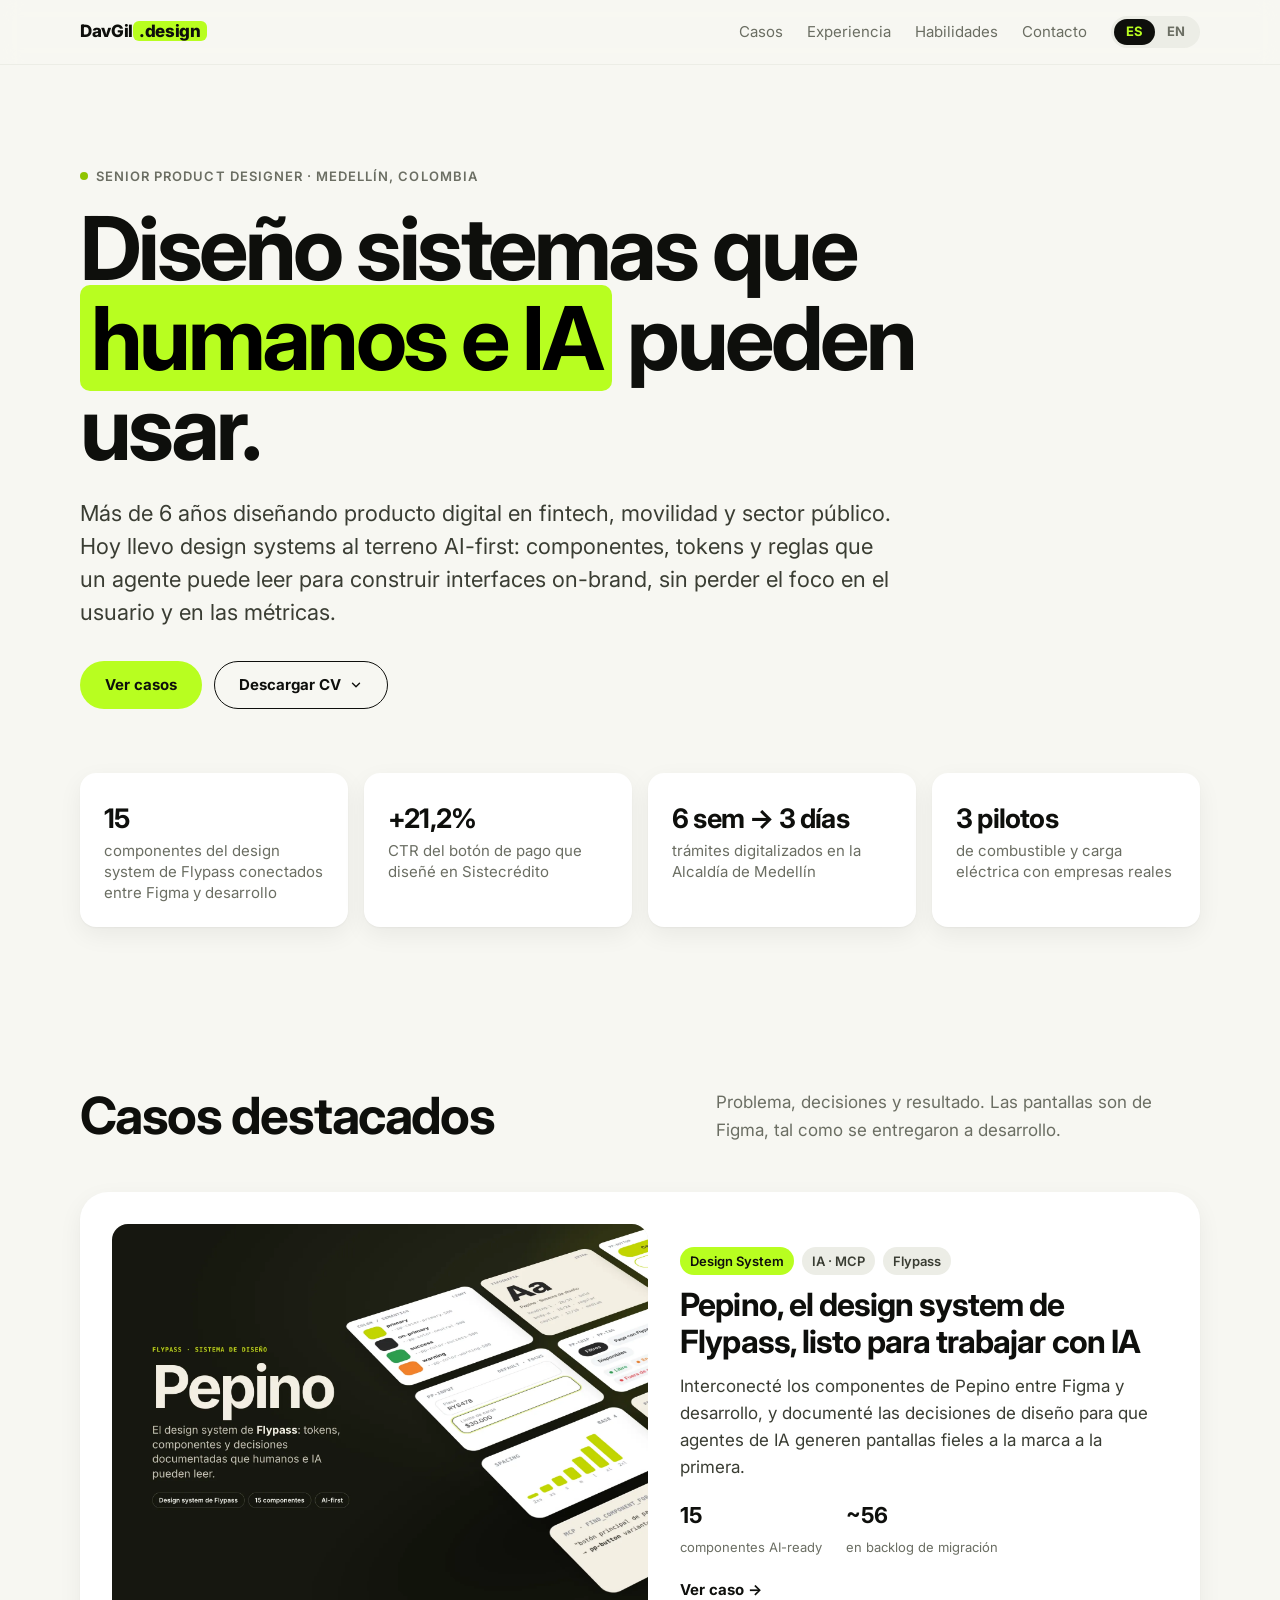
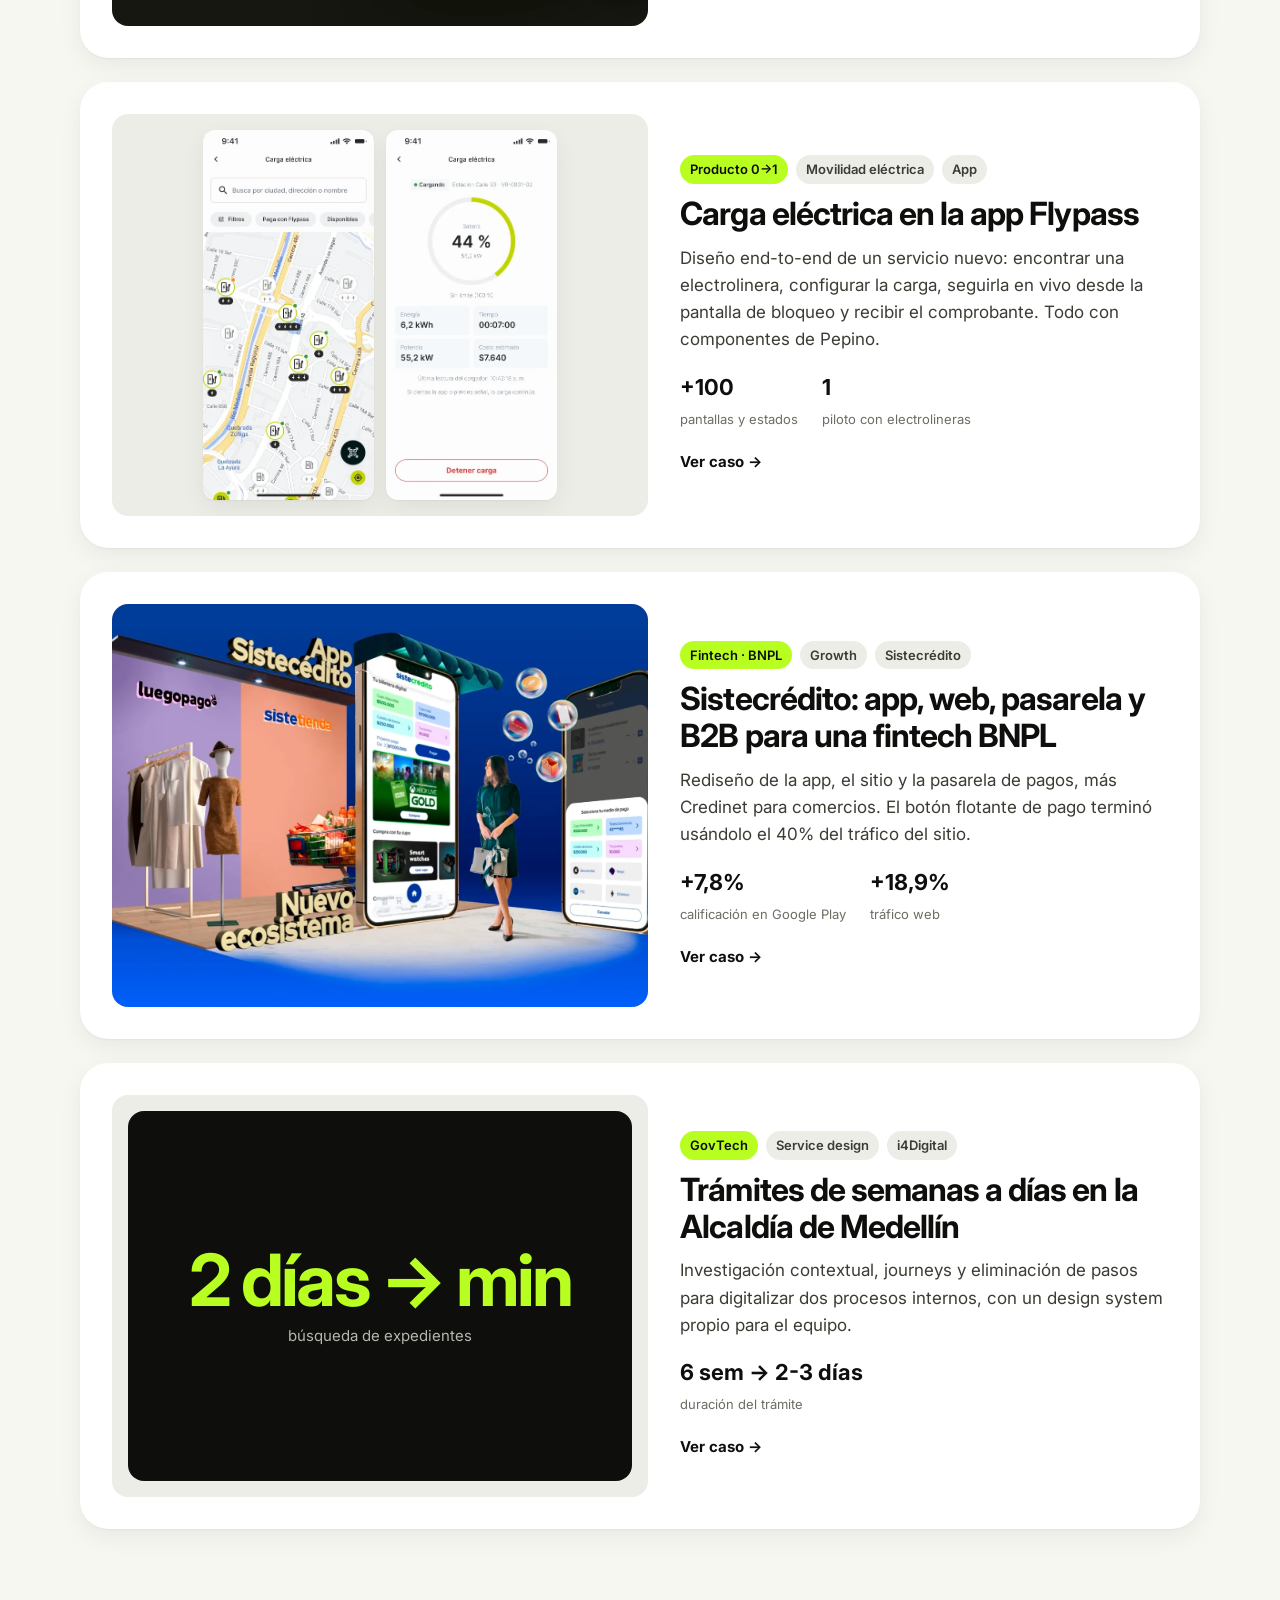
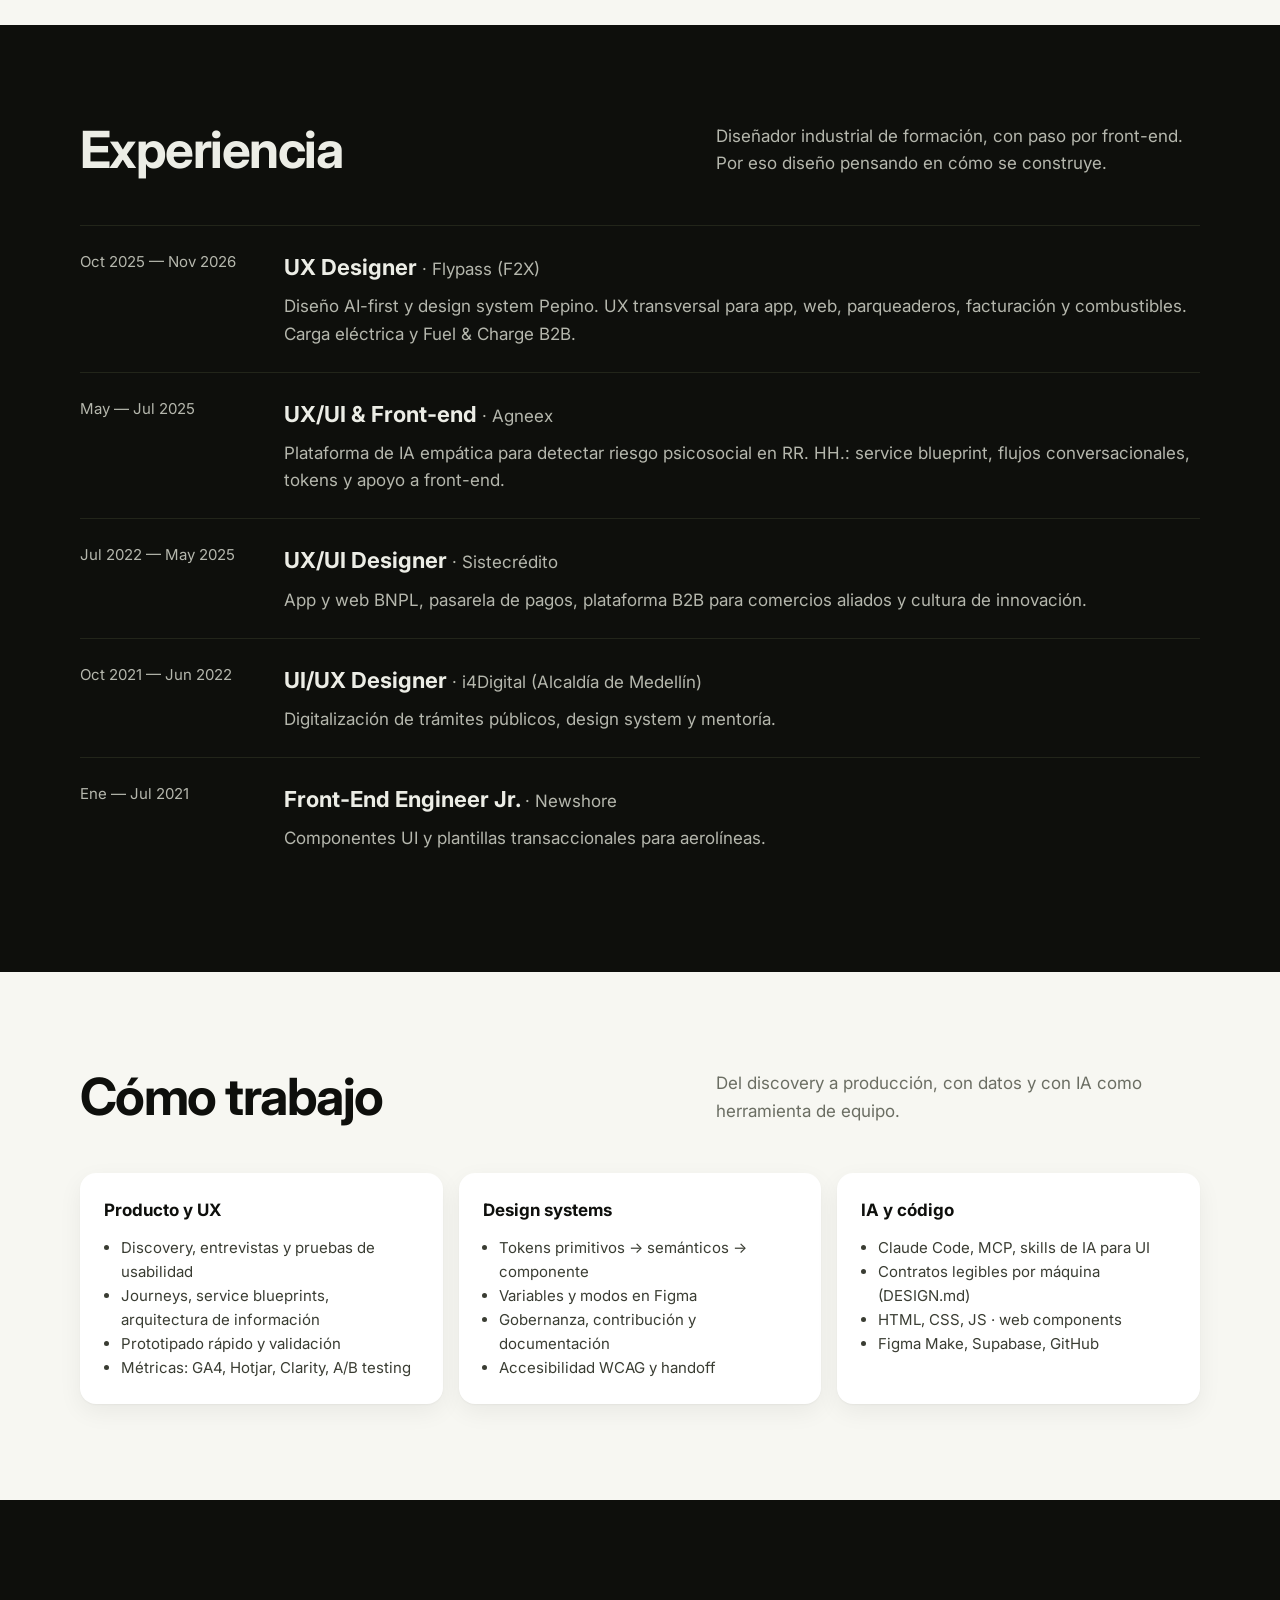
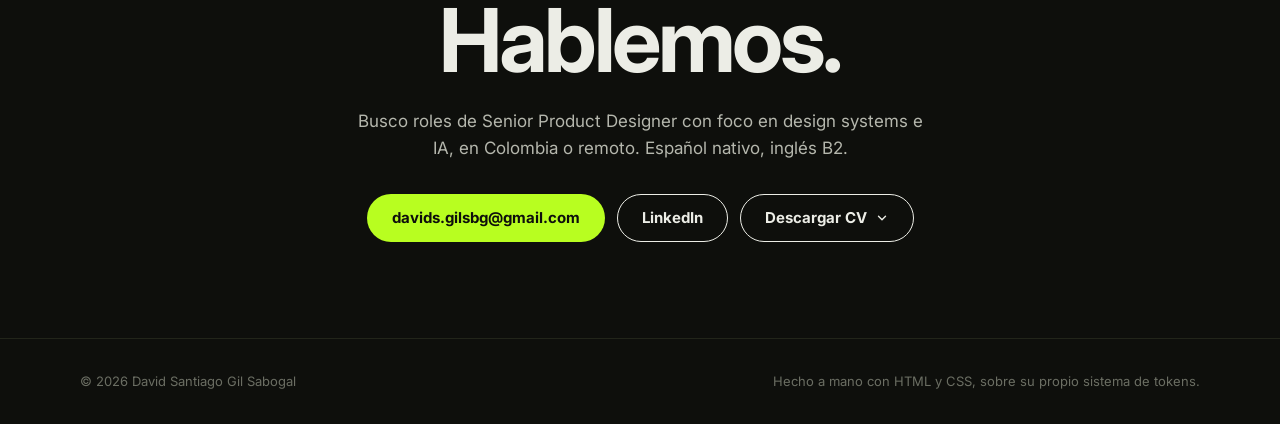
<file: index.html>
<!DOCTYPE html>
<html lang="es">
<head>
  <meta charset="utf-8">
  <meta name="viewport" content="width=device-width, initial-scale=1">
  <title>David Santiago Gil · Senior Product Designer · Design Systems & IA</title>
  <meta name="description" content="Senior Product Designer en Medellín. Design systems AI-first, producto fintech y movilidad. Pepino DS, carga eléctrica Flypass, pagos BNPL Sistecrédito.">
  <meta property="og:title" content="David Santiago Gil · Senior Product Designer">
  <meta property="og:description" content="Design systems AI-first · Fintech · Movilidad">
  <meta property="og:image" content="https://davgil-design.github.io/assets/img/og-portafolio.jpg">
  <link rel="preconnect" href="https://fonts.googleapis.com">
  <link rel="preconnect" href="https://fonts.gstatic.com" crossorigin>
  <link href="https://fonts.googleapis.com/css2?family=Inter:wght@400;600;700;800&family=JetBrains+Mono:wght@400;600&display=swap" rel="stylesheet">
  <link rel="stylesheet" href="assets/css/main.css">
</head>
<body>
<a class="skip-link" href="#main">Saltar al contenido</a>

<header class="nav">
  <div class="container nav__inner">
    <a class="nav__brand" href="./">DavGil<span>.design</span></a>
    <div class="nav__right"><ul class="nav__links">
      <li><a href="#casos">Casos</a></li>
      <li><a href="#experiencia">Experiencia</a></li>
      <li><a href="#habilidades">Habilidades</a></li>
      <li><a href="#contacto">Contacto</a></li>
    </ul><div class="lang-switch" role="group" aria-label="Idioma"><span aria-current="true">ES</span><a href="en/" hreflang="en" lang="en">EN</a></div></div>
    
  </div>
</header>

<main id="main">
  <section class="hero container">
    <span class="eyebrow">Senior Product Designer · Medellín, Colombia</span>
    <h1>Diseño sistemas que <mark>humanos e IA</mark> pueden usar.</h1>
    <p>Más de 6 años diseñando producto digital en fintech, movilidad y sector público. Hoy llevo design systems al terreno AI-first: componentes, tokens y reglas que un agente puede leer para construir interfaces on-brand, sin perder el foco en el usuario y en las métricas.</p>
    <div class="hero__cta">
      <a class="btn btn--primary" href="#casos">Ver casos</a>
      <details class="dropdown"><summary class="btn btn--ghost">Descargar CV <svg class="chev" width="14" height="14" viewBox="0 0 24 24" fill="none" stroke="currentColor" stroke-width="2.4" stroke-linecap="round" stroke-linejoin="round" aria-hidden="true"><path d="M6 9l6 6 6-6"/></svg></summary><div class="dropdown__menu"><a href="cv/David-Gil-CV-ES.pdf" download hreflang="es"><svg class="flag" viewBox="0 0 3 2" aria-hidden="true"><rect width="3" height="2" fill="#AA151B"/><rect y=".5" width="3" height="1" fill="#F1BF00"/></svg><span>Español</span><svg class="dl" width="16" height="16" viewBox="0 0 24 24" fill="none" stroke="currentColor" stroke-width="2" stroke-linecap="round" stroke-linejoin="round" aria-hidden="true"><path d="M12 4v12m0 0l-5-5m5 5l5-5M5 20h14"/></svg></a><a href="cv/David-Gil-CV-EN.pdf" download hreflang="en"><svg class="flag" viewBox="0 0 60 30" aria-hidden="true"><clipPath id="uk0"><path d="M30,15h30v15zv15h-30zh-30v-15zv-15h30z"/></clipPath><path d="M0,0v30h60v-30z" fill="#012169"/><path d="M0,0L60,30M60,0L0,30" stroke="#fff" stroke-width="6"/><path d="M0,0L60,30M60,0L0,30" clip-path="url(#uk0)" stroke="#C8102E" stroke-width="4"/><path d="M30,0v30M0,15h60" stroke="#fff" stroke-width="10"/><path d="M30,0v30M0,15h60" stroke="#C8102E" stroke-width="6"/></svg><span>English</span><svg class="dl" width="16" height="16" viewBox="0 0 24 24" fill="none" stroke="currentColor" stroke-width="2" stroke-linecap="round" stroke-linejoin="round" aria-hidden="true"><path d="M12 4v12m0 0l-5-5m5 5l5-5M5 20h14"/></svg></a></div></details>
    </div>

    <div class="stats" role="list">
      <div class="stat" role="listitem"><b>15</b><span>componentes del design system de Flypass conectados entre Figma y desarrollo</span></div>
      <div class="stat" role="listitem"><b>+21,2%</b><span>CTR del botón de pago que diseñé en Sistecrédito</span></div>
      <div class="stat" role="listitem"><b>6 sem → 3 días</b><span>trámites digitalizados en la Alcaldía de Medellín</span></div>
      <div class="stat" role="listitem"><b>3 pilotos</b><span>de combustible y carga eléctrica con empresas reales</span></div>
    </div>
  </section>

  <section class="section" id="casos" aria-labelledby="casos-title">
    <div class="container">
      <div class="section__head">
        <h2 id="casos-title">Casos destacados</h2>
        <p>Problema, decisiones y resultado. Las pantallas son de Figma, tal como se entregaron a desarrollo.</p>
      </div>

      <div class="cases">
        <a class="case" href="casos/pepino-ai-first.html">
          <div class="case__media case__media--wide"><img src="assets/img/pepino/hero-ds.webp" alt="Composición en perspectiva del sistema de diseño Pepino: tokens de color, tipografía, espaciado y componentes como botón, input, chips y tarjetas" loading="lazy" width="2400" height="1350"></div>
          <div>
            <div class="case__tags"><span class="tag tag--accent">Design System</span><span class="tag">IA · MCP</span><span class="tag">Flypass</span></div>
            <h3>Pepino, el design system de Flypass, listo para trabajar con IA</h3>
            <p>Interconecté los componentes de Pepino entre Figma y desarrollo, y documenté las decisiones de diseño para que agentes de IA generen pantallas fieles a la marca a la primera.</p>
            <div class="case__metrics"><div><b>15</b><span>componentes AI-ready</span></div><div><b>~56</b><span>en backlog de migración</span></div></div>
            <span class="case__link">Ver caso</span>
          </div>
        </a>

        <a class="case" href="casos/carga-electrica.html">
          <div class="case__media">
            <img src="assets/img/ev/mapa.webp" alt="Mapa de estaciones de carga eléctrica en la app Flypass" loading="lazy" width="375" height="812">
            <img src="assets/img/ev/carga-en-vivo.webp" alt="Pantalla de carga en vivo con anillo de progreso al 44 %" loading="lazy" width="375" height="812">
          </div>
          <div>
            <div class="case__tags"><span class="tag tag--accent">Producto 0→1</span><span class="tag">Movilidad eléctrica</span><span class="tag">App</span></div>
            <h3>Carga eléctrica en la app Flypass</h3>
            <p>Diseño end-to-end de un servicio nuevo: encontrar una electrolinera, configurar la carga, seguirla en vivo desde la pantalla de bloqueo y recibir el comprobante. Todo con componentes de Pepino.</p>
            <div class="case__metrics"><div><b>+100</b><span>pantallas y estados</span></div><div><b>1</b><span>piloto con electrolineras</span></div></div>
            <span class="case__link">Ver caso</span>
          </div>
        </a>

        <a class="case" href="casos/sistecredito-pagos.html">
          <div class="case__media case__media--wide"><img style="object-position: 60% center" src="assets/img/siste/app-hero.webp" alt="App Sistecrédito en varios dispositivos sobre un escenario de marca" loading="lazy" width="1800" height="1013"></div>
          <div>
            <div class="case__tags"><span class="tag tag--accent">Fintech · BNPL</span><span class="tag">Growth</span><span class="tag">Sistecrédito</span></div>
            <h3>Sistecrédito: app, web, pasarela y B2B para una fintech BNPL</h3>
            <p>Rediseño de la app, el sitio y la pasarela de pagos, más Credinet para comercios. El botón flotante de pago terminó usándolo el 40% del tráfico del sitio.</p>
            <div class="case__metrics"><div><b>+7,8%</b><span>calificación en Google Play</span></div><div><b>+18,9%</b><span>tráfico web</span></div></div>
            <span class="case__link">Ver caso</span>
          </div>
        </a>

        <a class="case" href="casos/alcaldia-medellin.html">
          <div class="case__media"><div class="typo-media"><b>2 días → min</b><span>búsqueda de expedientes</span></div></div>
          <div>
            <div class="case__tags"><span class="tag tag--accent">GovTech</span><span class="tag">Service design</span><span class="tag">i4Digital</span></div>
            <h3>Trámites de semanas a días en la Alcaldía de Medellín</h3>
            <p>Investigación contextual, journeys y eliminación de pasos para digitalizar dos procesos internos, con un design system propio para el equipo.</p>
            <div class="case__metrics"><div><b>6 sem → 2-3 días</b><span>duración del trámite</span></div></div>
            <span class="case__link">Ver caso</span>
          </div>
        </a>
      </div>
    </div>
  </section>

  <section class="section section--inverse" id="experiencia" aria-labelledby="exp-title">
    <div class="container">
      <div class="section__head">
        <h2 id="exp-title">Experiencia</h2>
        <p>Diseñador industrial de formación, con paso por front-end. Por eso diseño pensando en cómo se construye.</p>
      </div>
      <ol class="timeline">
        <li><time>Oct 2025 — Nov 2026</time><div><h3>UX Designer <small>· Flypass (F2X)</small></h3><p>Diseño AI-first y design system Pepino. UX transversal para app, web, parqueaderos, facturación y combustibles. Carga eléctrica y Fuel &amp; Charge B2B.</p></div></li>
        <li><time>May — Jul 2025</time><div><h3>UX/UI &amp; Front-end <small>· Agneex</small></h3><p>Plataforma de IA empática para detectar riesgo psicosocial en RR. HH.: service blueprint, flujos conversacionales, tokens y apoyo a front-end.</p></div></li>
        <li><time>Jul 2022 — May 2025</time><div><h3>UX/UI Designer <small>· Sistecrédito</small></h3><p>App y web BNPL, pasarela de pagos, plataforma B2B para comercios aliados y cultura de innovación.</p></div></li>
        <li><time>Oct 2021 — Jun 2022</time><div><h3>UI/UX Designer <small>· i4Digital (Alcaldía de Medellín)</small></h3><p>Digitalización de trámites públicos, design system y mentoría.</p></div></li>
        <li><time>Ene — Jul 2021</time><div><h3>Front-End Engineer Jr. <small>· Newshore</small></h3><p>Componentes UI y plantillas transaccionales para aerolíneas.</p></div></li>
      </ol>
    </div>
  </section>

  <section class="section" id="habilidades" aria-labelledby="skills-title">
    <div class="container">
      <div class="section__head">
        <h2 id="skills-title">Cómo trabajo</h2>
        <p>Del discovery a producción, con datos y con IA como herramienta de equipo.</p>
      </div>
      <div class="skills">
        <div class="skill"><h3>Producto y UX</h3><ul><li>Discovery, entrevistas y pruebas de usabilidad</li><li>Journeys, service blueprints, arquitectura de información</li><li>Prototipado rápido y validación</li><li>Métricas: GA4, Hotjar, Clarity, A/B testing</li></ul></div>
        <div class="skill"><h3>Design systems</h3><ul><li>Tokens primitivos → semánticos → componente</li><li>Variables y modos en Figma</li><li>Gobernanza, contribución y documentación</li><li>Accesibilidad WCAG y handoff</li></ul></div>
        <div class="skill"><h3>IA y código</h3><ul><li>Claude Code, MCP, skills de IA para UI</li><li>Contratos legibles por máquina (DESIGN.md)</li><li>HTML, CSS, JS · web components</li><li>Figma Make, Supabase, GitHub</li></ul></div>
      </div>
    </div>
  </section>
</main>

<section class="section section--inverse contact" id="contacto" aria-labelledby="contact-title">
  <div class="container">
    <h2 id="contact-title">Hablemos.</h2>
    <p>Busco roles de Senior Product Designer con foco en design systems e IA, en Colombia o remoto. Español nativo, inglés B2.</p>
    <div class="hero__cta">
      <a class="btn btn--primary" href="mailto:davids.gilsbg@gmail.com">davids.gilsbg@gmail.com</a>
      <a class="btn btn--inverse" href="https://www.linkedin.com/in/david-gil-human-design/" target="_blank" rel="noopener">LinkedIn</a>
      <details class="dropdown"><summary class="btn btn--inverse">Descargar CV <svg class="chev" width="14" height="14" viewBox="0 0 24 24" fill="none" stroke="currentColor" stroke-width="2.4" stroke-linecap="round" stroke-linejoin="round" aria-hidden="true"><path d="M6 9l6 6 6-6"/></svg></summary><div class="dropdown__menu"><a href="cv/David-Gil-CV-ES.pdf" download hreflang="es"><svg class="flag" viewBox="0 0 3 2" aria-hidden="true"><rect width="3" height="2" fill="#AA151B"/><rect y=".5" width="3" height="1" fill="#F1BF00"/></svg><span>Español</span><svg class="dl" width="16" height="16" viewBox="0 0 24 24" fill="none" stroke="currentColor" stroke-width="2" stroke-linecap="round" stroke-linejoin="round" aria-hidden="true"><path d="M12 4v12m0 0l-5-5m5 5l5-5M5 20h14"/></svg></a><a href="cv/David-Gil-CV-EN.pdf" download hreflang="en"><svg class="flag" viewBox="0 0 60 30" aria-hidden="true"><clipPath id="uk1"><path d="M30,15h30v15zv15h-30zh-30v-15zv-15h30z"/></clipPath><path d="M0,0v30h60v-30z" fill="#012169"/><path d="M0,0L60,30M60,0L0,30" stroke="#fff" stroke-width="6"/><path d="M0,0L60,30M60,0L0,30" clip-path="url(#uk1)" stroke="#C8102E" stroke-width="4"/><path d="M30,0v30M0,15h60" stroke="#fff" stroke-width="10"/><path d="M30,0v30M0,15h60" stroke="#C8102E" stroke-width="6"/></svg><span>English</span><svg class="dl" width="16" height="16" viewBox="0 0 24 24" fill="none" stroke="currentColor" stroke-width="2" stroke-linecap="round" stroke-linejoin="round" aria-hidden="true"><path d="M12 4v12m0 0l-5-5m5 5l5-5M5 20h14"/></svg></a></div></details>
    </div>
  </div>
</section>
<footer class="footer"><div class="container"><span>© 2026 David Santiago Gil Sabogal</span><span>Hecho a mano con HTML y CSS, sobre su propio sistema de tokens.</span></div></footer>
<script src="assets/js/main.js" defer></script>
</body>
</html>
</file>
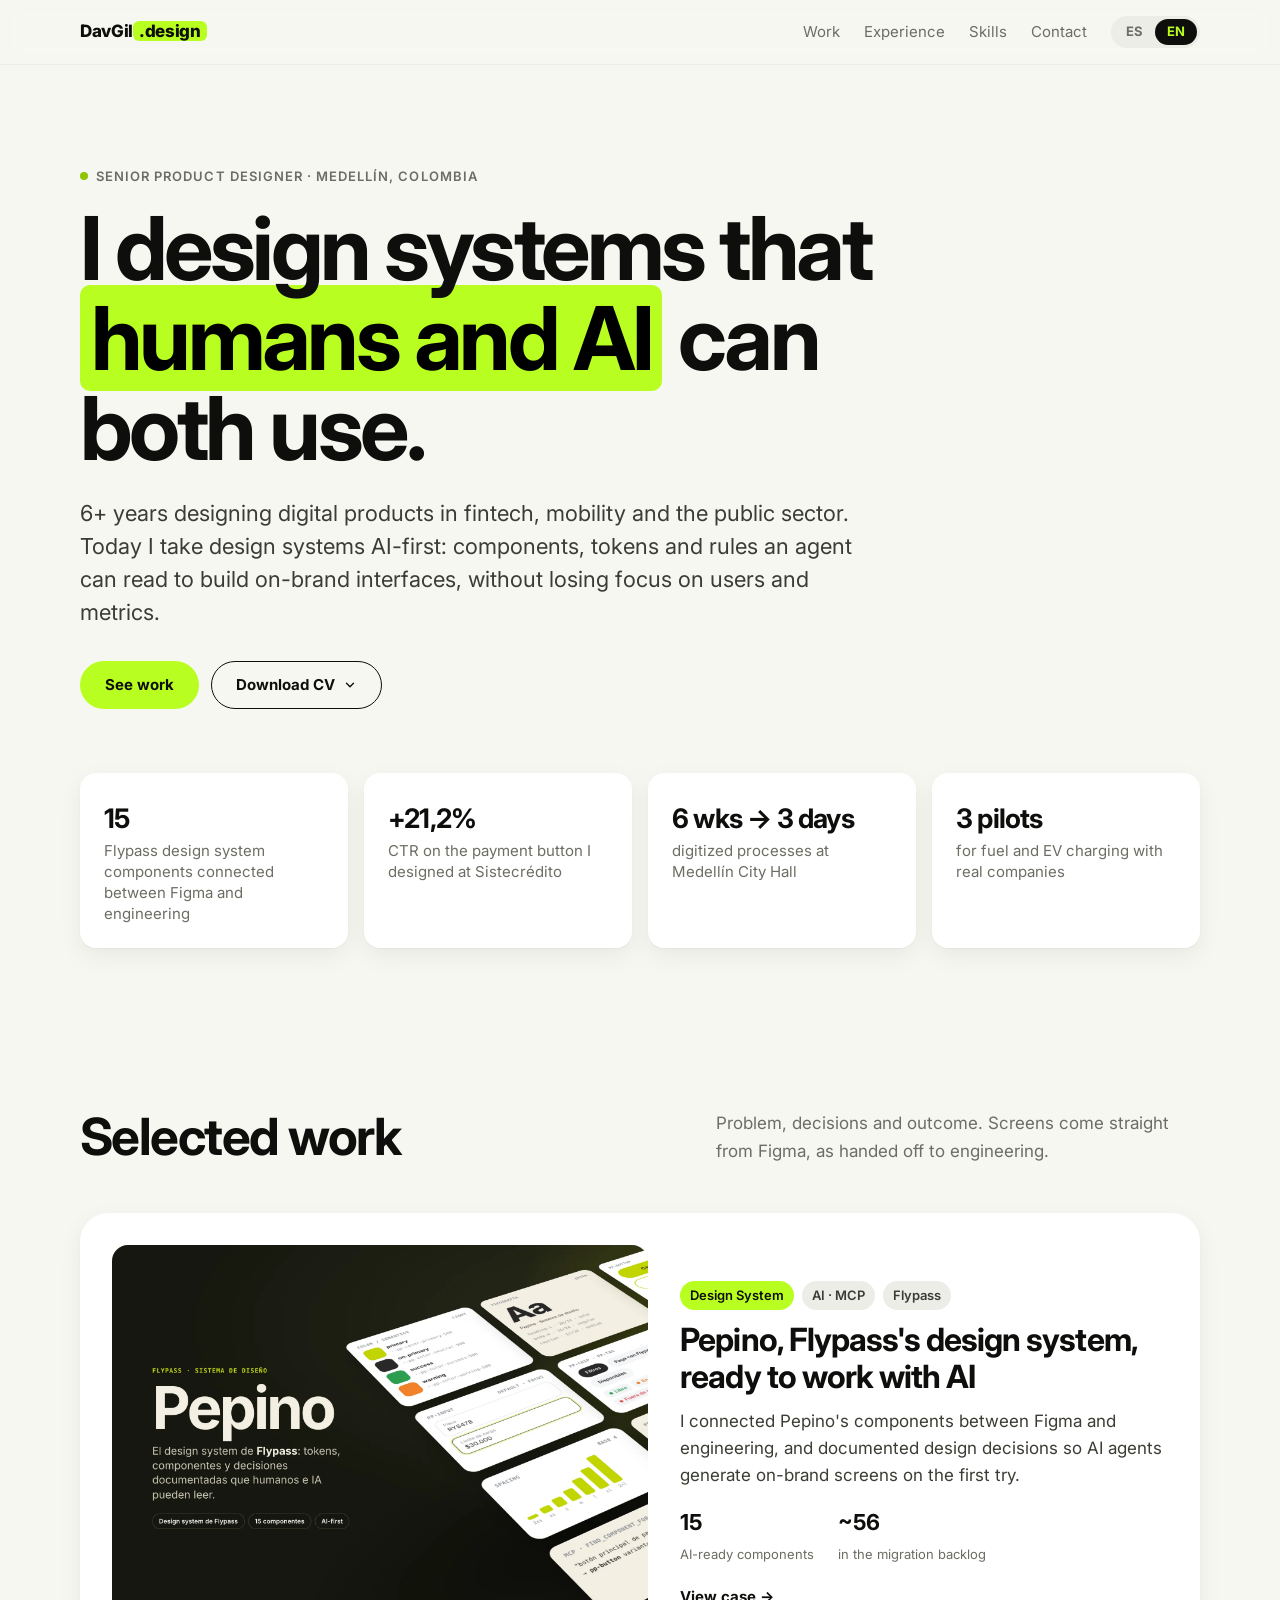
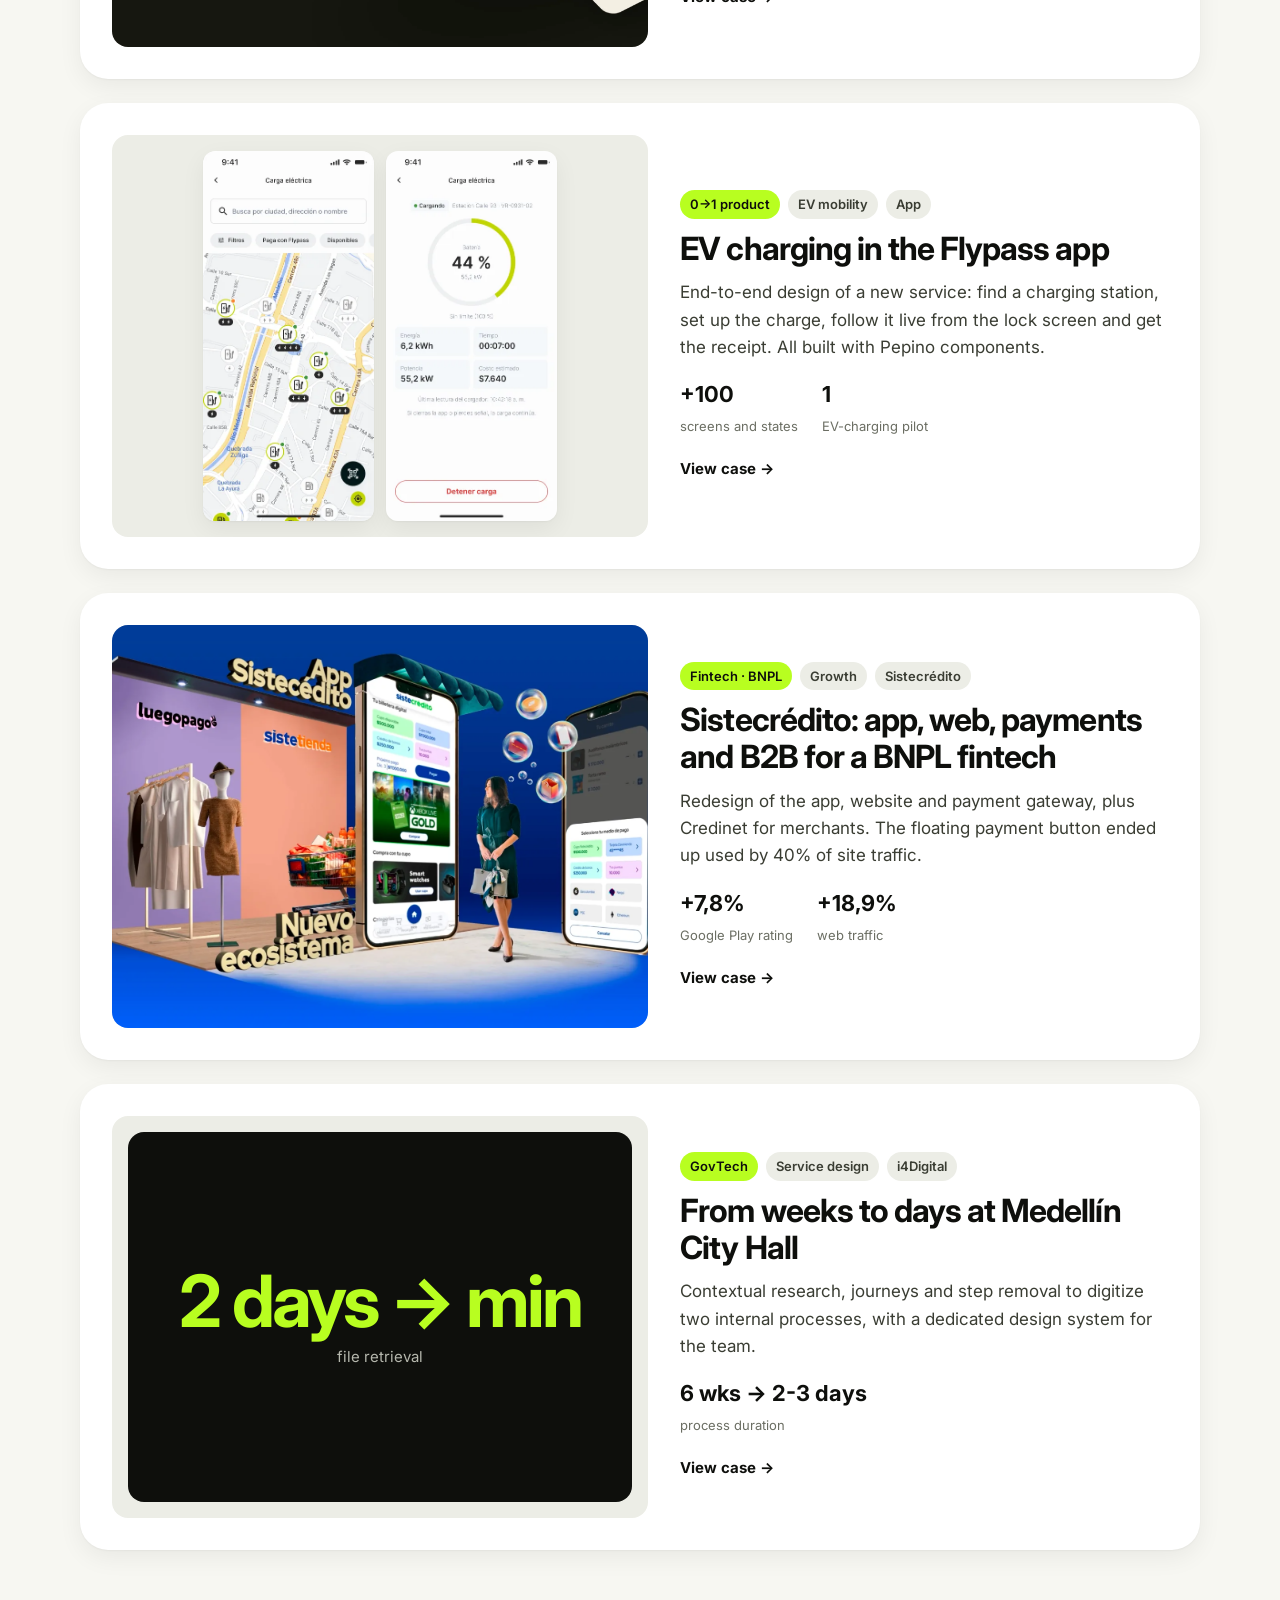
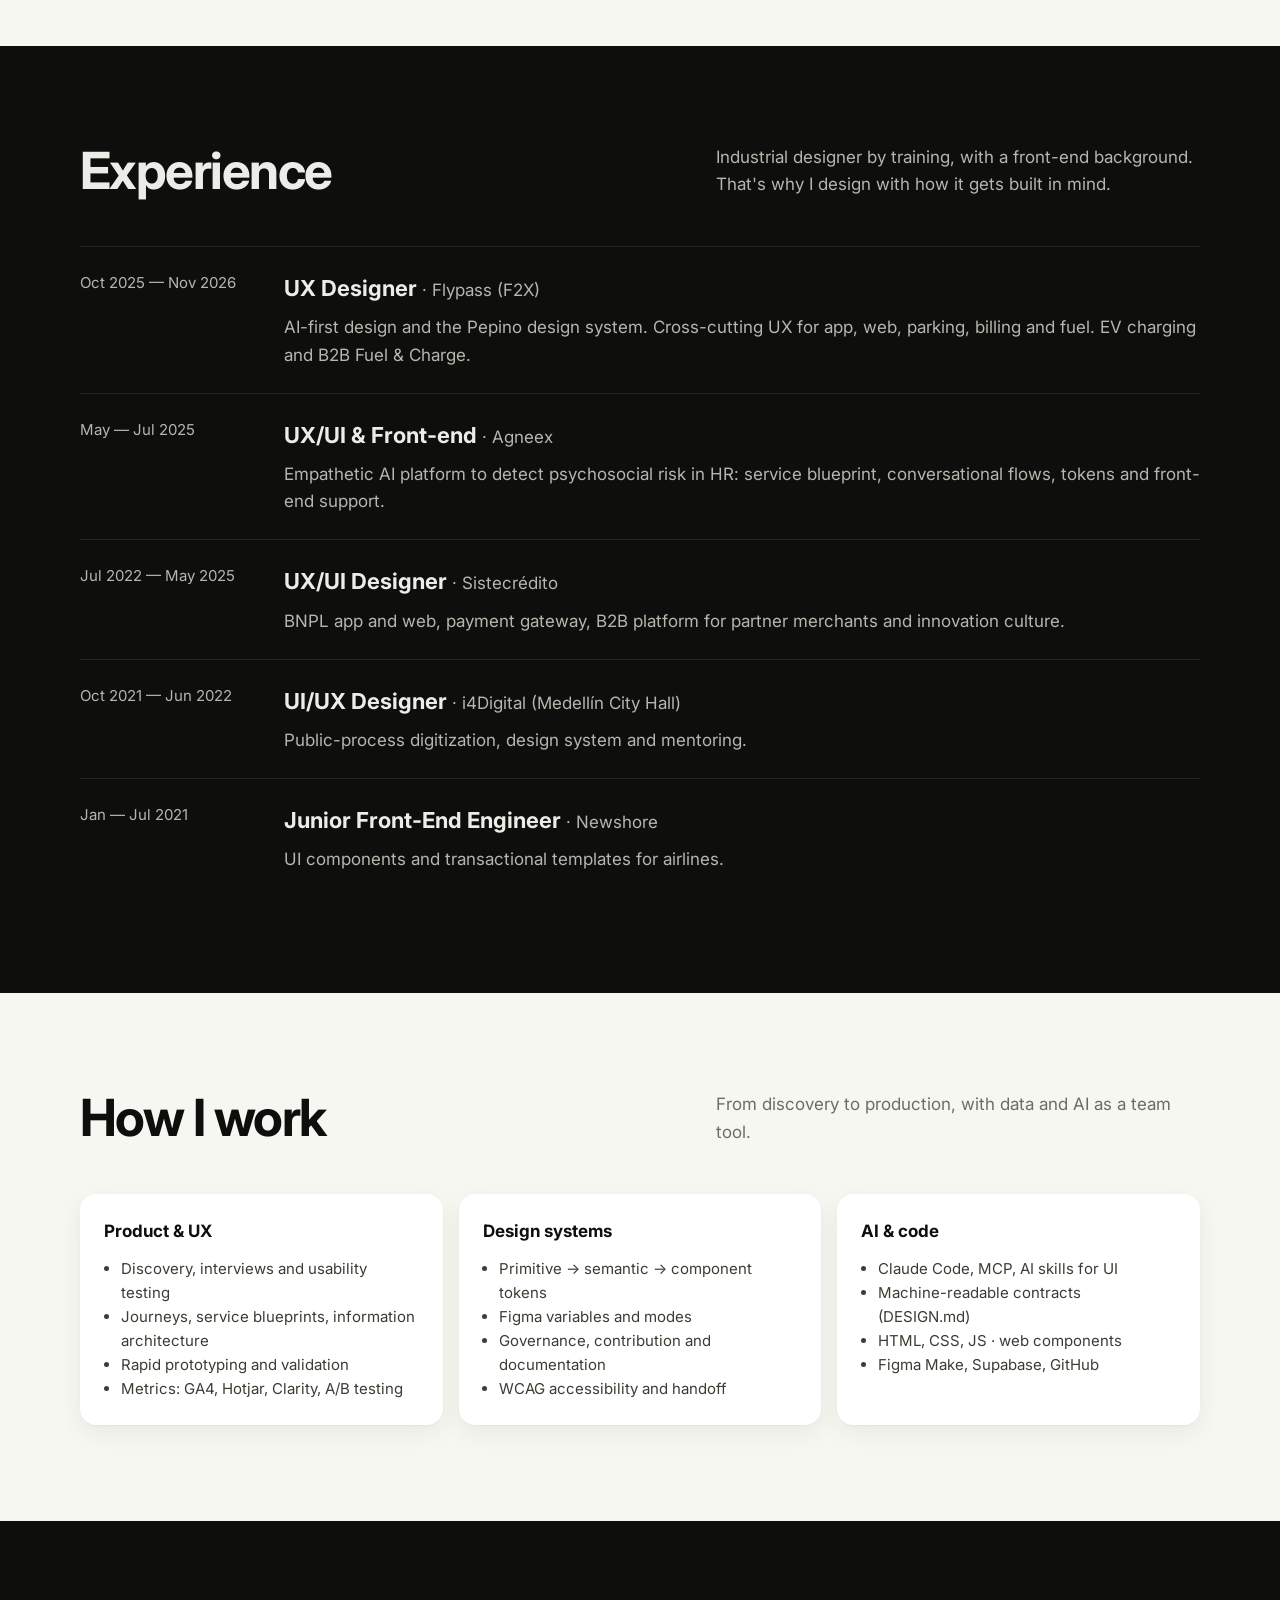
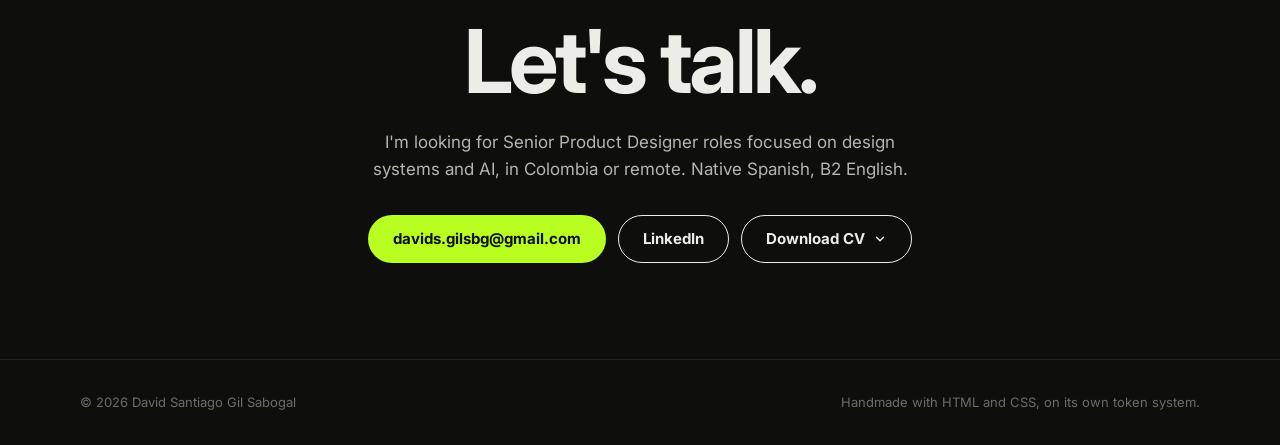
<file: en/index.html>
<!DOCTYPE html>
<html lang="en">
<head>
  <meta charset="utf-8">
  <meta name="viewport" content="width=device-width, initial-scale=1">
  <title>David Santiago Gil · Senior Product Designer · Design Systems & AI</title>
  <meta name="description" content="Senior Product Designer in Medellín, Colombia. AI-first design systems, fintech and mobility products. Pepino DS, Flypass EV charging, Sistecrédito BNPL payments.">
  <meta property="og:title" content="David Santiago Gil · Senior Product Designer">
  <meta property="og:description" content="AI-first design systems · Fintech · Mobility">
  <meta property="og:image" content="https://davgil-design.github.io/assets/img/og-portafolio.jpg">
  <link rel="preconnect" href="https://fonts.googleapis.com">
  <link rel="preconnect" href="https://fonts.gstatic.com" crossorigin>
  <link href="https://fonts.googleapis.com/css2?family=Inter:wght@400;600;700;800&family=JetBrains+Mono:wght@400;600&display=swap" rel="stylesheet">
  <link rel="stylesheet" href="../assets/css/main.css">
</head>
<body>
<a class="skip-link" href="#main">Skip to content</a>

<header class="nav">
  <div class="container nav__inner">
    <a class="nav__brand" href="./">DavGil<span>.design</span></a>
    <div class="nav__right"><ul class="nav__links">
      <li><a href="#casos">Work</a></li>
      <li><a href="#experiencia">Experience</a></li>
      <li><a href="#habilidades">Skills</a></li>
      <li><a href="#contacto">Contact</a></li>
    </ul><div class="lang-switch" role="group" aria-label="Language"><a href="../" hreflang="es" lang="es">ES</a><span aria-current="true">EN</span></div></div>
    
  </div>
</header>

<main id="main">
  <section class="hero container">
    <span class="eyebrow">Senior Product Designer · Medellín, Colombia</span>
    <h1>I design systems that <mark>humans and AI</mark> can both use.</h1>
    <p>6+ years designing digital products in fintech, mobility and the public sector. Today I take design systems AI-first: components, tokens and rules an agent can read to build on-brand interfaces, without losing focus on users and metrics.</p>
    <div class="hero__cta">
      <a class="btn btn--primary" href="#casos">See work</a>
      <details class="dropdown"><summary class="btn btn--ghost">Download CV <svg class="chev" width="14" height="14" viewBox="0 0 24 24" fill="none" stroke="currentColor" stroke-width="2.4" stroke-linecap="round" stroke-linejoin="round" aria-hidden="true"><path d="M6 9l6 6 6-6"/></svg></summary><div class="dropdown__menu"><a href="../cv/David-Gil-CV-ES.pdf" download hreflang="es"><svg class="flag" viewBox="0 0 3 2" aria-hidden="true"><rect width="3" height="2" fill="#AA151B"/><rect y=".5" width="3" height="1" fill="#F1BF00"/></svg><span>Spanish</span><svg class="dl" width="16" height="16" viewBox="0 0 24 24" fill="none" stroke="currentColor" stroke-width="2" stroke-linecap="round" stroke-linejoin="round" aria-hidden="true"><path d="M12 4v12m0 0l-5-5m5 5l5-5M5 20h14"/></svg></a><a href="../cv/David-Gil-CV-EN.pdf" download hreflang="en"><svg class="flag" viewBox="0 0 60 30" aria-hidden="true"><clipPath id="uk0"><path d="M30,15h30v15zv15h-30zh-30v-15zv-15h30z"/></clipPath><path d="M0,0v30h60v-30z" fill="#012169"/><path d="M0,0L60,30M60,0L0,30" stroke="#fff" stroke-width="6"/><path d="M0,0L60,30M60,0L0,30" clip-path="url(#uk0)" stroke="#C8102E" stroke-width="4"/><path d="M30,0v30M0,15h60" stroke="#fff" stroke-width="10"/><path d="M30,0v30M0,15h60" stroke="#C8102E" stroke-width="6"/></svg><span>English</span><svg class="dl" width="16" height="16" viewBox="0 0 24 24" fill="none" stroke="currentColor" stroke-width="2" stroke-linecap="round" stroke-linejoin="round" aria-hidden="true"><path d="M12 4v12m0 0l-5-5m5 5l5-5M5 20h14"/></svg></a></div></details>
    </div>

    <div class="stats" role="list">
      <div class="stat" role="listitem"><b>15</b><span>Flypass design system components connected between Figma and engineering</span></div>
      <div class="stat" role="listitem"><b>+21,2%</b><span>CTR on the payment button I designed at Sistecrédito</span></div>
      <div class="stat" role="listitem"><b>6 wks → 3 days</b><span>digitized processes at Medellín City Hall</span></div>
      <div class="stat" role="listitem"><b>3 pilots</b><span>for fuel and EV charging with real companies</span></div>
    </div>
  </section>

  <section class="section" id="casos" aria-labelledby="casos-title">
    <div class="container">
      <div class="section__head">
        <h2 id="casos-title">Selected work</h2>
        <p>Problem, decisions and outcome. Screens come straight from Figma, as handed off to engineering.</p>
      </div>

      <div class="cases">
        <a class="case" href="casos/pepino-ai-first.html">
          <div class="case__media case__media--wide"><img src="../assets/img/pepino/hero-ds.webp" alt="Perspective composition of the Pepino design system: color tokens, typography, spacing and components such as button, input, chips and cards" loading="lazy" width="2400" height="1350"></div>
          <div>
            <div class="case__tags"><span class="tag tag--accent">Design System</span><span class="tag">AI · MCP</span><span class="tag">Flypass</span></div>
            <h3>Pepino, Flypass's design system, ready to work with AI</h3>
            <p>I connected Pepino's components between Figma and engineering, and documented design decisions so AI agents generate on-brand screens on the first try.</p>
            <div class="case__metrics"><div><b>15</b><span>AI-ready components</span></div><div><b>~56</b><span>in the migration backlog</span></div></div>
            <span class="case__link">View case</span>
          </div>
        </a>

        <a class="case" href="casos/carga-electrica.html">
          <div class="case__media">
            <img src="../assets/img/ev/mapa.webp" alt="EV charging station map in the Flypass app" loading="lazy" width="375" height="812">
            <img src="../assets/img/ev/carga-en-vivo.webp" alt="Live charging screen with a progress ring at 44%" loading="lazy" width="375" height="812">
          </div>
          <div>
            <div class="case__tags"><span class="tag tag--accent">0→1 product</span><span class="tag">EV mobility</span><span class="tag">App</span></div>
            <h3>EV charging in the Flypass app</h3>
            <p>End-to-end design of a new service: find a charging station, set up the charge, follow it live from the lock screen and get the receipt. All built with Pepino components.</p>
            <div class="case__metrics"><div><b>+100</b><span>screens and states</span></div><div><b>1</b><span>EV-charging pilot</span></div></div>
            <span class="case__link">View case</span>
          </div>
        </a>

        <a class="case" href="casos/sistecredito-pagos.html">
          <div class="case__media case__media--wide"><img style="object-position: 60% center" src="../assets/img/siste/app-hero.webp" alt="Sistecrédito app on several devices on a branded set" loading="lazy" width="1800" height="1013"></div>
          <div>
            <div class="case__tags"><span class="tag tag--accent">Fintech · BNPL</span><span class="tag">Growth</span><span class="tag">Sistecrédito</span></div>
            <h3>Sistecrédito: app, web, payments and B2B for a BNPL fintech</h3>
            <p>Redesign of the app, website and payment gateway, plus Credinet for merchants. The floating payment button ended up used by 40% of site traffic.</p>
            <div class="case__metrics"><div><b>+7,8%</b><span>Google Play rating</span></div><div><b>+18,9%</b><span>web traffic</span></div></div>
            <span class="case__link">View case</span>
          </div>
        </a>

        <a class="case" href="casos/alcaldia-medellin.html">
          <div class="case__media"><div class="typo-media"><b>2 days → min</b><span>file retrieval</span></div></div>
          <div>
            <div class="case__tags"><span class="tag tag--accent">GovTech</span><span class="tag">Service design</span><span class="tag">i4Digital</span></div>
            <h3>From weeks to days at Medellín City Hall</h3>
            <p>Contextual research, journeys and step removal to digitize two internal processes, with a dedicated design system for the team.</p>
            <div class="case__metrics"><div><b>6 wks → 2-3 days</b><span>process duration</span></div></div>
            <span class="case__link">View case</span>
          </div>
        </a>
      </div>
    </div>
  </section>

  <section class="section section--inverse" id="experiencia" aria-labelledby="exp-title">
    <div class="container">
      <div class="section__head">
        <h2 id="exp-title">Experience</h2>
        <p>Industrial designer by training, with a front-end background. That's why I design with how it gets built in mind.</p>
      </div>
      <ol class="timeline">
        <li><time>Oct 2025 — Nov 2026</time><div><h3>UX Designer <small>· Flypass (F2X)</small></h3><p>AI-first design and the Pepino design system. Cross-cutting UX for app, web, parking, billing and fuel. EV charging and B2B Fuel &amp; Charge.</p></div></li>
        <li><time>May — Jul 2025</time><div><h3>UX/UI &amp; Front-end <small>· Agneex</small></h3><p>Empathetic AI platform to detect psychosocial risk in HR: service blueprint, conversational flows, tokens and front-end support.</p></div></li>
        <li><time>Jul 2022 — May 2025</time><div><h3>UX/UI Designer <small>· Sistecrédito</small></h3><p>BNPL app and web, payment gateway, B2B platform for partner merchants and innovation culture.</p></div></li>
        <li><time>Oct 2021 — Jun 2022</time><div><h3>UI/UX Designer <small>· i4Digital (Medellín City Hall)</small></h3><p>Public-process digitization, design system and mentoring.</p></div></li>
        <li><time>Jan — Jul 2021</time><div><h3>Junior Front-End Engineer <small>· Newshore</small></h3><p>UI components and transactional templates for airlines.</p></div></li>
      </ol>
    </div>
  </section>

  <section class="section" id="habilidades" aria-labelledby="skills-title">
    <div class="container">
      <div class="section__head">
        <h2 id="skills-title">How I work</h2>
        <p>From discovery to production, with data and AI as a team tool.</p>
      </div>
      <div class="skills">
        <div class="skill"><h3>Product & UX</h3><ul><li>Discovery, interviews and usability testing</li><li>Journeys, service blueprints, information architecture</li><li>Rapid prototyping and validation</li><li>Metrics: GA4, Hotjar, Clarity, A/B testing</li></ul></div>
        <div class="skill"><h3>Design systems</h3><ul><li>Primitive → semantic → component tokens</li><li>Figma variables and modes</li><li>Governance, contribution and documentation</li><li>WCAG accessibility and handoff</li></ul></div>
        <div class="skill"><h3>AI & code</h3><ul><li>Claude Code, MCP, AI skills for UI</li><li>Machine-readable contracts (DESIGN.md)</li><li>HTML, CSS, JS · web components</li><li>Figma Make, Supabase, GitHub</li></ul></div>
      </div>
    </div>
  </section>
</main>

<section class="section section--inverse contact" id="contacto" aria-labelledby="contact-title">
  <div class="container">
    <h2 id="contact-title">Let's talk.</h2>
    <p>I'm looking for Senior Product Designer roles focused on design systems and AI, in Colombia or remote. Native Spanish, B2 English.</p>
    <div class="hero__cta">
      <a class="btn btn--primary" href="mailto:davids.gilsbg@gmail.com">davids.gilsbg@gmail.com</a>
      <a class="btn btn--inverse" href="https://www.linkedin.com/in/david-gil-human-design/" target="_blank" rel="noopener">LinkedIn</a>
      <details class="dropdown"><summary class="btn btn--inverse">Download CV <svg class="chev" width="14" height="14" viewBox="0 0 24 24" fill="none" stroke="currentColor" stroke-width="2.4" stroke-linecap="round" stroke-linejoin="round" aria-hidden="true"><path d="M6 9l6 6 6-6"/></svg></summary><div class="dropdown__menu"><a href="../cv/David-Gil-CV-ES.pdf" download hreflang="es"><svg class="flag" viewBox="0 0 3 2" aria-hidden="true"><rect width="3" height="2" fill="#AA151B"/><rect y=".5" width="3" height="1" fill="#F1BF00"/></svg><span>Spanish</span><svg class="dl" width="16" height="16" viewBox="0 0 24 24" fill="none" stroke="currentColor" stroke-width="2" stroke-linecap="round" stroke-linejoin="round" aria-hidden="true"><path d="M12 4v12m0 0l-5-5m5 5l5-5M5 20h14"/></svg></a><a href="../cv/David-Gil-CV-EN.pdf" download hreflang="en"><svg class="flag" viewBox="0 0 60 30" aria-hidden="true"><clipPath id="uk1"><path d="M30,15h30v15zv15h-30zh-30v-15zv-15h30z"/></clipPath><path d="M0,0v30h60v-30z" fill="#012169"/><path d="M0,0L60,30M60,0L0,30" stroke="#fff" stroke-width="6"/><path d="M0,0L60,30M60,0L0,30" clip-path="url(#uk1)" stroke="#C8102E" stroke-width="4"/><path d="M30,0v30M0,15h60" stroke="#fff" stroke-width="10"/><path d="M30,0v30M0,15h60" stroke="#C8102E" stroke-width="6"/></svg><span>English</span><svg class="dl" width="16" height="16" viewBox="0 0 24 24" fill="none" stroke="currentColor" stroke-width="2" stroke-linecap="round" stroke-linejoin="round" aria-hidden="true"><path d="M12 4v12m0 0l-5-5m5 5l5-5M5 20h14"/></svg></a></div></details>
    </div>
  </div>
</section>
<footer class="footer"><div class="container"><span>© 2026 David Santiago Gil Sabogal</span><span>Handmade with HTML and CSS, on its own token system.</span></div></footer>
<script src="../assets/js/main.js" defer></script>
</body>
</html>
</file>
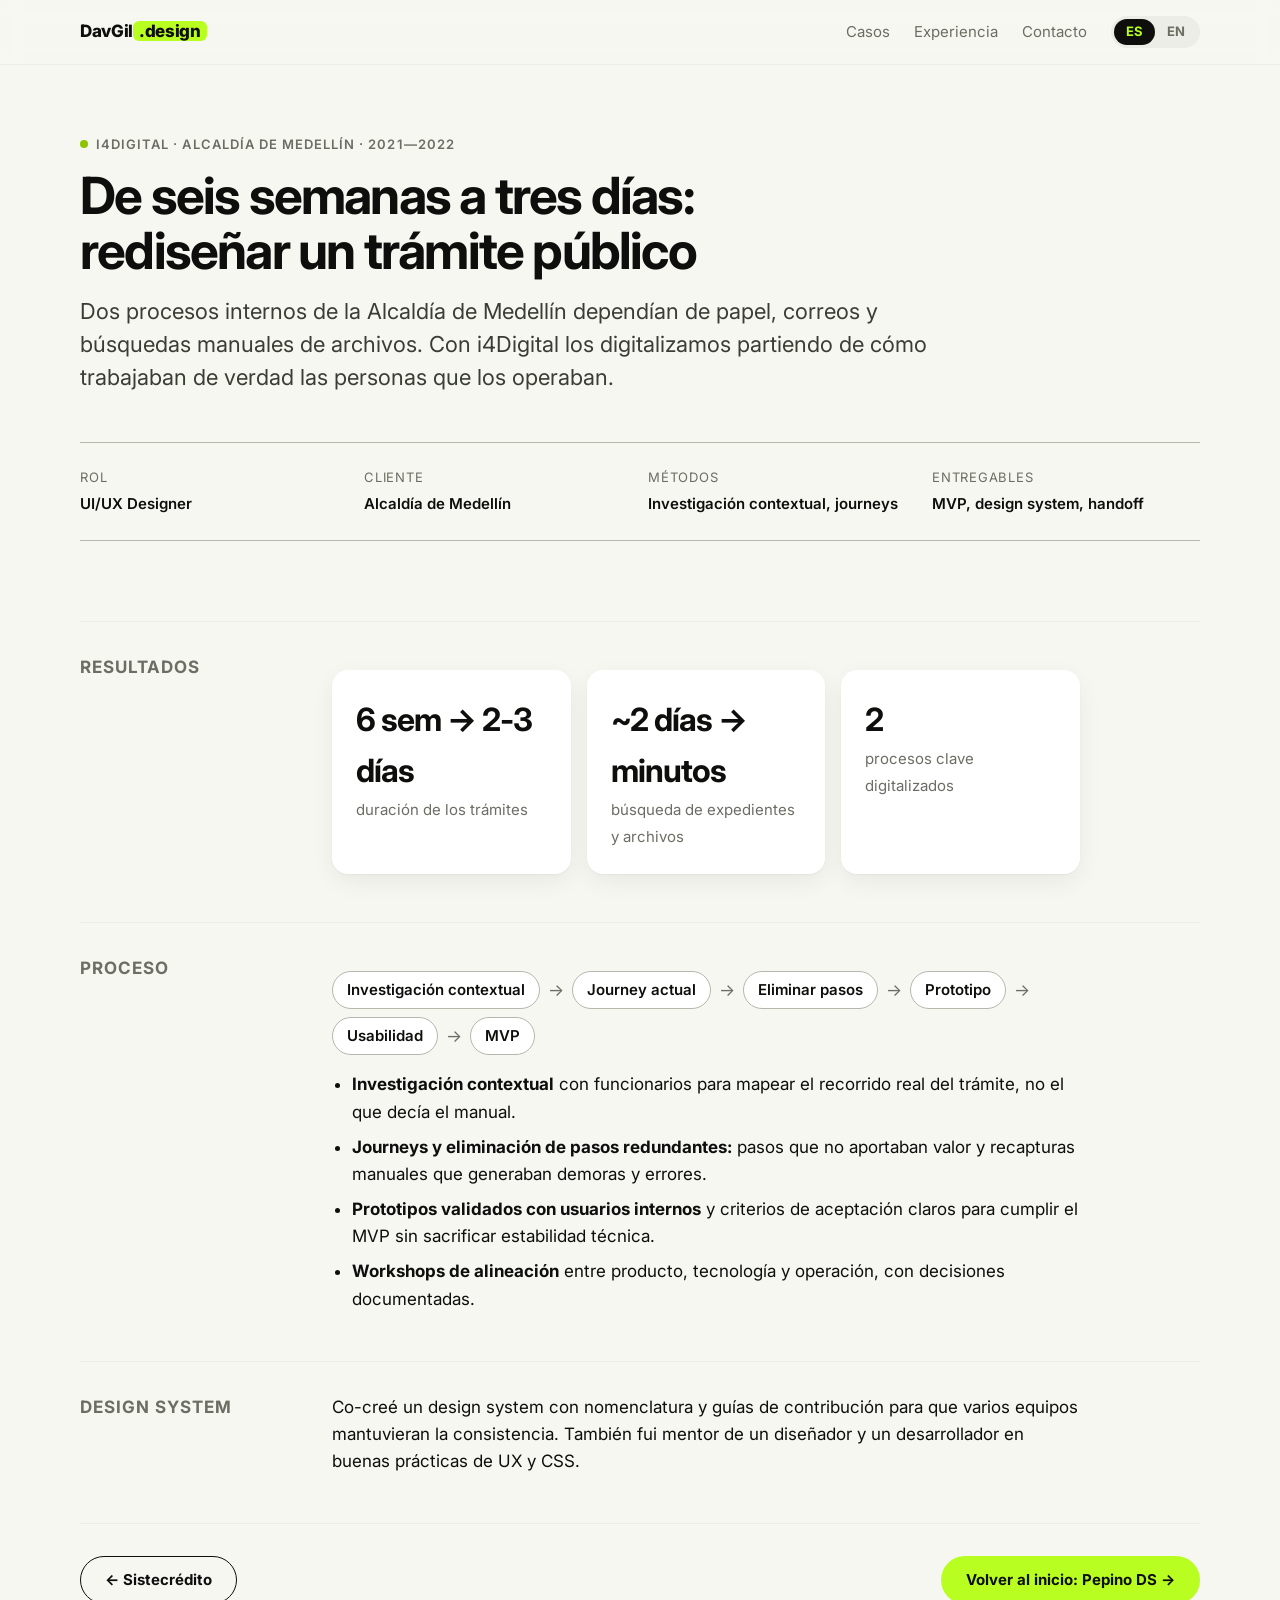
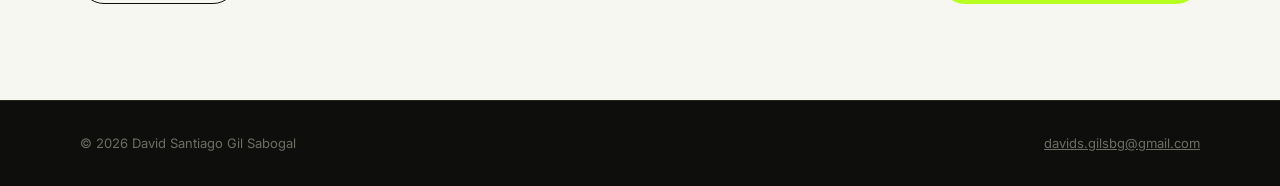
<file: casos/alcaldia-medellin.html>
<!DOCTYPE html>
<html lang="es">
<head>
  <meta charset="utf-8">
  <meta name="viewport" content="width=device-width, initial-scale=1">
  <title>Alcaldía de Medellín · Trámites digitales · David Santiago Gil</title>
  <meta name="description" content="Digitalización de dos procesos de la Alcaldía de Medellín: de 6 semanas a 2-3 días, y búsqueda de expedientes de 2 días a minutos.">
  <link rel="preconnect" href="https://fonts.googleapis.com">
  <link rel="preconnect" href="https://fonts.gstatic.com" crossorigin>
  <link href="https://fonts.googleapis.com/css2?family=Inter:wght@400;600;700;800&family=JetBrains+Mono:wght@400;600&display=swap" rel="stylesheet">
  <link rel="stylesheet" href="../assets/css/main.css">
</head>
<body>
<a class="skip-link" href="#main">Saltar al contenido</a>
<header class="nav"><div class="container nav__inner"><a class="nav__brand" href="../">DavGil<span>.design</span></a><div class="nav__right"><ul class="nav__links"><li><a href="../#casos">Casos</a></li><li><a href="../#experiencia">Experiencia</a></li><li><a href="../#contacto">Contacto</a></li></ul><div class="lang-switch" role="group" aria-label="Idioma"><span aria-current="true">ES</span><a href="../en/casos/alcaldia-medellin.html" hreflang="en" lang="en">EN</a></div></div></div></header>

<main id="main">
  <section class="cs-hero container">
    <span class="eyebrow">i4Digital · Alcaldía de Medellín · 2021—2022</span>
    <h1>De seis semanas a tres días: rediseñar un trámite público</h1>
    <p>Dos procesos internos de la Alcaldía de Medellín dependían de papel, correos y búsquedas manuales de archivos. Con i4Digital los digitalizamos partiendo de cómo trabajaban de verdad las personas que los operaban.</p>
    <dl class="cs-meta">
      <div><dt>Rol</dt><dd>UI/UX Designer</dd></div>
      <div><dt>Cliente</dt><dd>Alcaldía de Medellín</dd></div>
      <div><dt>Métodos</dt><dd>Investigación contextual, journeys</dd></div>
      <div><dt>Entregables</dt><dd>MVP, design system, handoff</dd></div>
    </dl>
  </section>

  <div class="container cs-body">
    <section class="cs-block">
      <h2>Resultados</h2>
      <div class="cs-block__content">
        <div class="results">
          <div><b>6 sem → 2-3 días</b><span>duración de los trámites</span></div>
          <div><b>~2 días → minutos</b><span>búsqueda de expedientes y archivos</span></div>
          <div><b>2</b><span>procesos clave digitalizados</span></div>
        </div>
      </div>
    </section>

    <section class="cs-block">
      <h2>Proceso</h2>
      <div class="cs-block__content">
        <div class="flow"><span>Investigación contextual</span><i>→</i><span>Journey actual</span><i>→</i><span>Eliminar pasos</span><i>→</i><span>Prototipo</span><i>→</i><span>Usabilidad</span><i>→</i><span>MVP</span></div>
        <ul>
          <li><strong>Investigación contextual</strong> con funcionarios para mapear el recorrido real del trámite, no el que decía el manual.</li>
          <li><strong>Journeys y eliminación de pasos redundantes:</strong> pasos que no aportaban valor y recapturas manuales que generaban demoras y errores.</li>
          <li><strong>Prototipos validados con usuarios internos</strong> y criterios de aceptación claros para cumplir el MVP sin sacrificar estabilidad técnica.</li>
          <li><strong>Workshops de alineación</strong> entre producto, tecnología y operación, con decisiones documentadas.</li>
        </ul>
      </div>
    </section>

    <section class="cs-block">
      <h2>Design system</h2>
      <div class="cs-block__content">
        <p>Co-creé un design system con nomenclatura y guías de contribución para que varios equipos mantuvieran la consistencia. También fui mentor de un diseñador y un desarrollador en buenas prácticas de UX y CSS.</p>
      </div>
    </section>

    <nav class="next" aria-label="Navegación entre casos"><a class="btn btn--ghost" href="sistecredito-pagos.html">← Sistecrédito</a><a class="btn btn--primary" href="pepino-ai-first.html">Volver al inicio: Pepino DS →</a></nav>
  </div>
</main>
<footer class="footer"><div class="container"><span>© 2026 David Santiago Gil Sabogal</span><a href="mailto:davids.gilsbg@gmail.com">davids.gilsbg@gmail.com</a></div></footer>
<script src="../assets/js/main.js" defer></script>
</body>
</html>
</file>
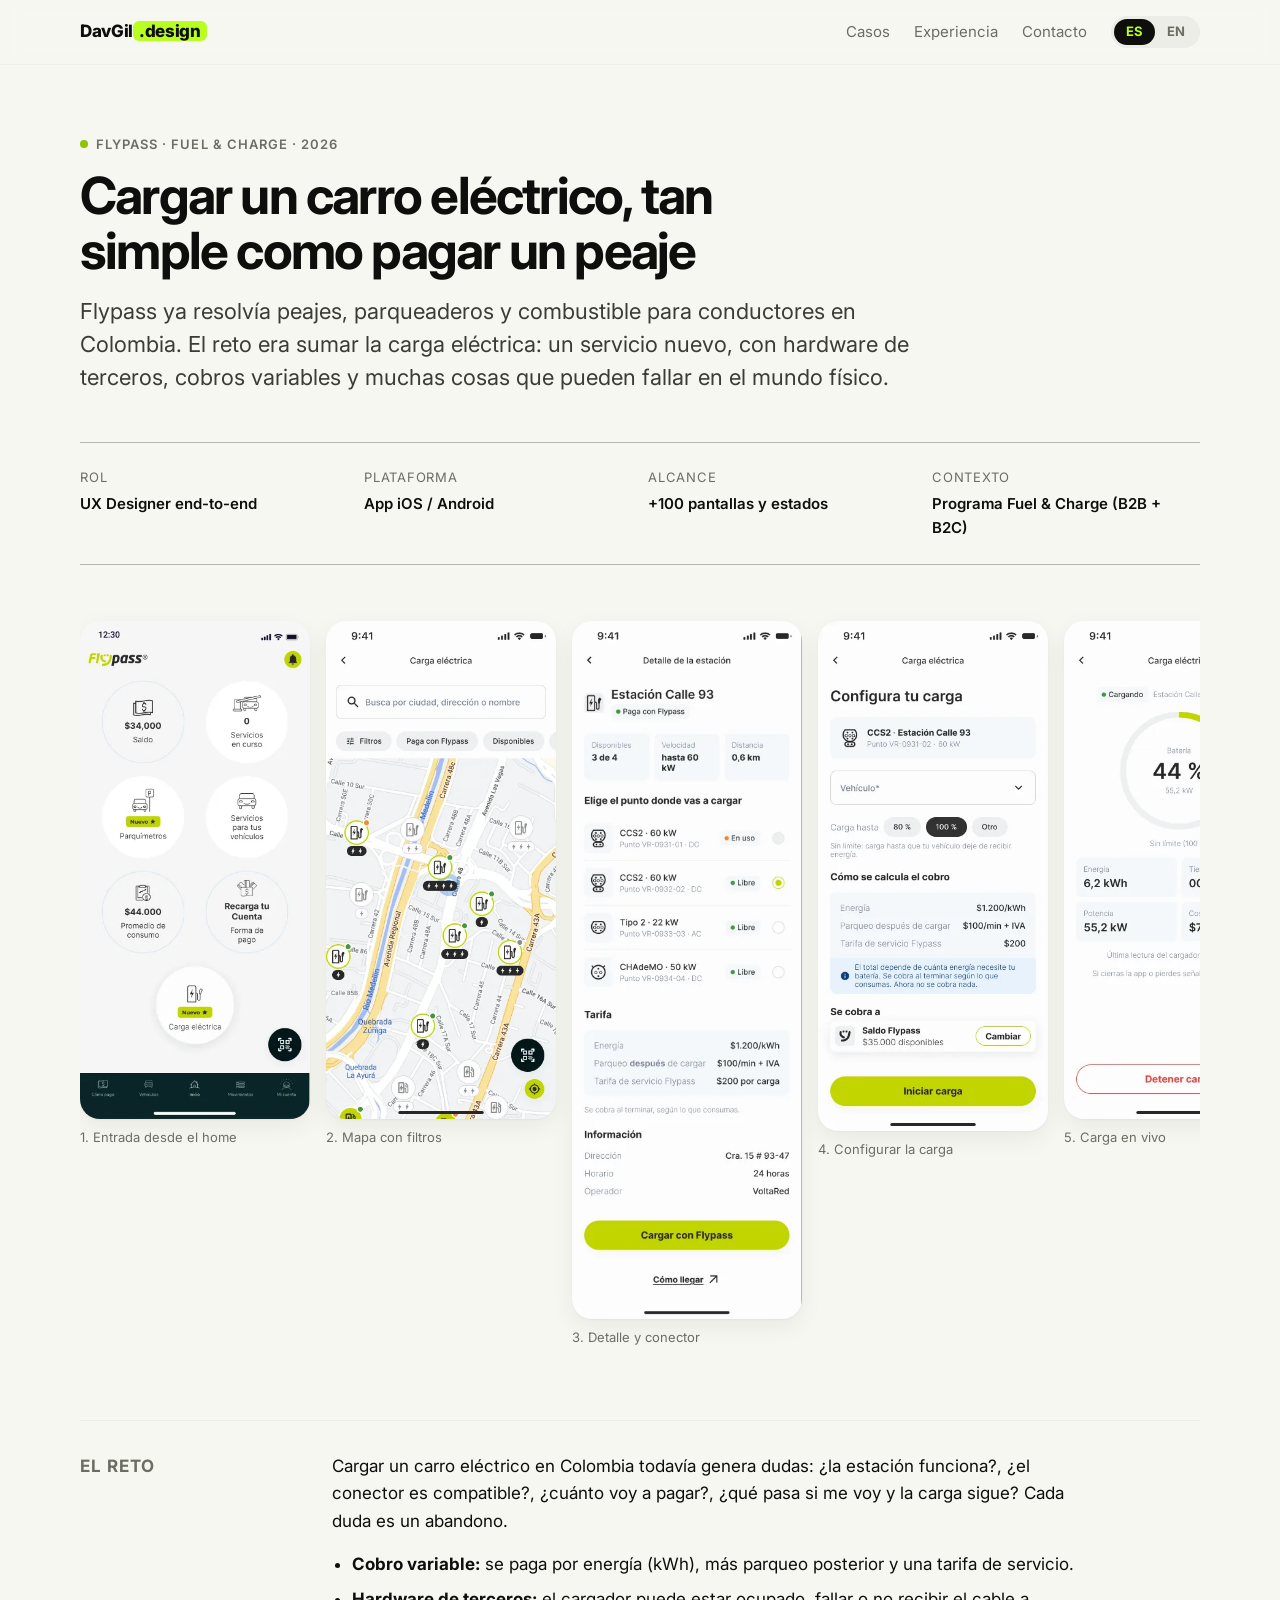
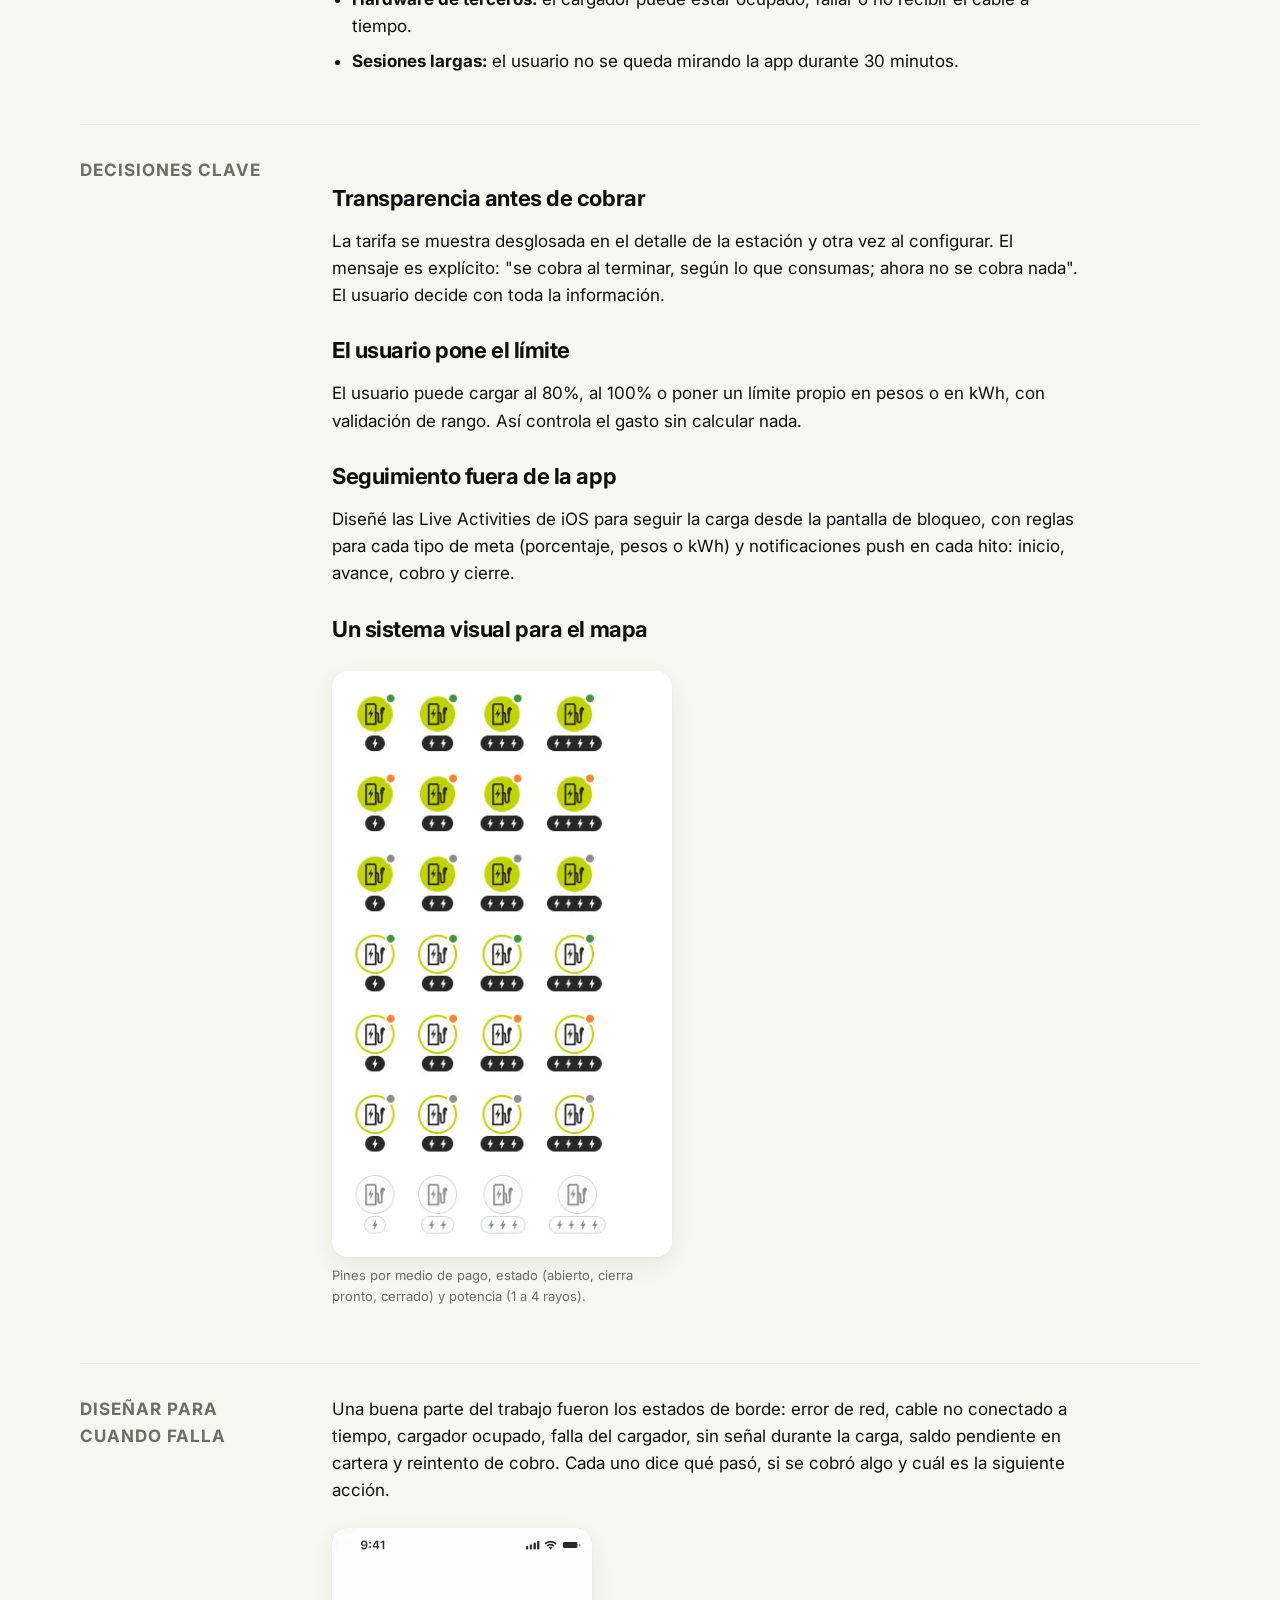
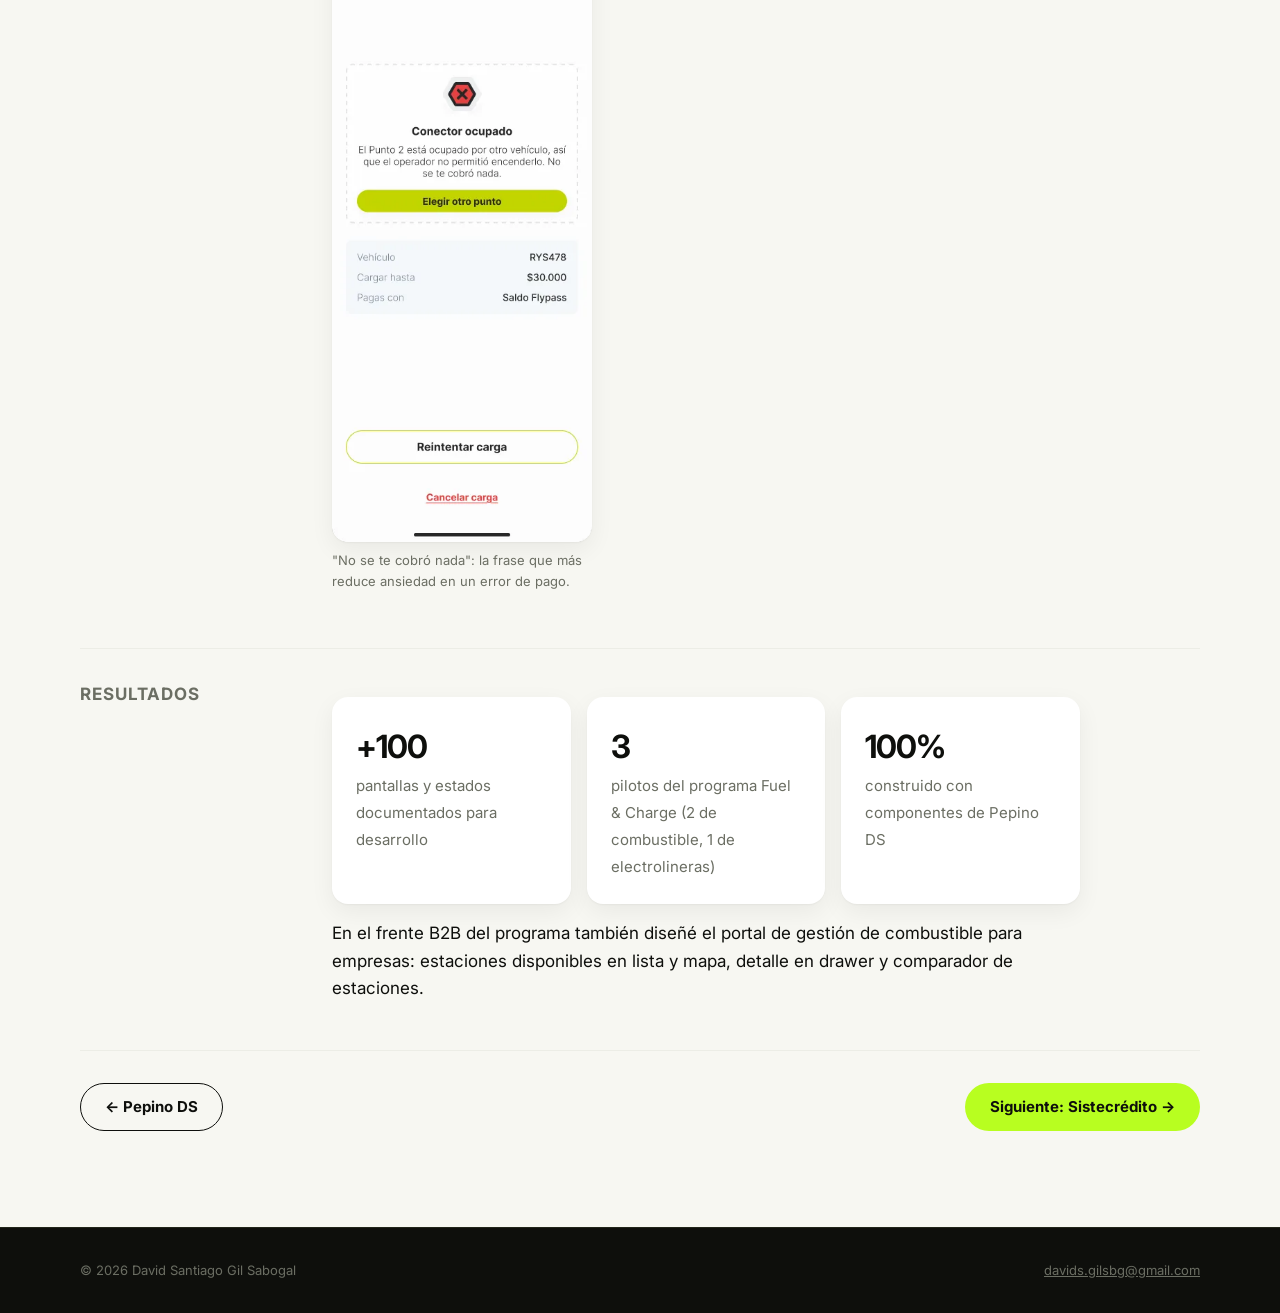
<file: casos/carga-electrica.html>
<!DOCTYPE html>
<html lang="es">
<head>
  <meta charset="utf-8">
  <meta name="viewport" content="width=device-width, initial-scale=1">
  <title>Carga eléctrica en Flypass · David Santiago Gil</title>
  <meta name="description" content="Diseño end-to-end del servicio de carga eléctrica en la app Flypass: mapa, configuración, carga en vivo, Live Activity y comprobante.">
  <link rel="preconnect" href="https://fonts.googleapis.com">
  <link rel="preconnect" href="https://fonts.gstatic.com" crossorigin>
  <link href="https://fonts.googleapis.com/css2?family=Inter:wght@400;600;700;800&family=JetBrains+Mono:wght@400;600&display=swap" rel="stylesheet">
  <link rel="stylesheet" href="../assets/css/main.css">
</head>
<body>
<a class="skip-link" href="#main">Saltar al contenido</a>
<header class="nav"><div class="container nav__inner"><a class="nav__brand" href="../">DavGil<span>.design</span></a><div class="nav__right"><ul class="nav__links"><li><a href="../#casos">Casos</a></li><li><a href="../#experiencia">Experiencia</a></li><li><a href="../#contacto">Contacto</a></li></ul><div class="lang-switch" role="group" aria-label="Idioma"><span aria-current="true">ES</span><a href="../en/casos/carga-electrica.html" hreflang="en" lang="en">EN</a></div></div></div></header>

<main id="main">
  <section class="cs-hero container">
    <span class="eyebrow">Flypass · Fuel &amp; Charge · 2026</span>
    <h1>Cargar un carro eléctrico, tan simple como pagar un peaje</h1>
    <p>Flypass ya resolvía peajes, parqueaderos y combustible para conductores en Colombia. El reto era sumar la carga eléctrica: un servicio nuevo, con hardware de terceros, cobros variables y muchas cosas que pueden fallar en el mundo físico.</p>
    <dl class="cs-meta">
      <div><dt>Rol</dt><dd>UX Designer end-to-end</dd></div>
      <div><dt>Plataforma</dt><dd>App iOS / Android</dd></div>
      <div><dt>Alcance</dt><dd>+100 pantallas y estados</dd></div>
      <div><dt>Contexto</dt><dd>Programa Fuel &amp; Charge (B2B + B2C)</dd></div>
    </dl>
  </section>

  <div class="container screens" role="list" aria-label="Recorrido principal">
    <figure role="listitem"><img src="../assets/img/ev/home.webp" alt="Home de Flypass con la nueva entrada Carga eléctrica" width="375" height="813" loading="lazy"><figcaption>1. Entrada desde el home</figcaption></figure>
    <figure role="listitem"><img src="../assets/img/ev/mapa.webp" alt="Mapa de estaciones con filtros rápidos" width="375" height="812" loading="lazy"><figcaption>2. Mapa con filtros</figcaption></figure>
    <figure role="listitem"><img src="../assets/img/ev/detalle-estacion.webp" alt="Detalle de estación con conectores libres y en uso, y tarifa" width="337" height="1024" loading="lazy"><figcaption>3. Detalle y conector</figcaption></figure>
    <figure role="listitem"><img src="../assets/img/ev/configurar-carga.webp" alt="Configurar carga: vehículo, límite y medio de pago" width="375" height="832" loading="lazy"><figcaption>4. Configurar la carga</figcaption></figure>
    <figure role="listitem"><img src="../assets/img/ev/carga-en-vivo.webp" alt="Carga en vivo al 44 % con energía, tiempo y costo estimado" width="375" height="812" loading="lazy"><figcaption>5. Carga en vivo</figcaption></figure>
    <figure role="listitem"><img src="../assets/img/ev/live-activity.webp" alt="Live Activity en pantalla de bloqueo con progreso y límite" width="375" height="812" loading="lazy"><figcaption>6. Live Activity</figcaption></figure>
    <figure role="listitem"><img src="../assets/img/ev/comprobante.webp" alt="Comprobante de carga eléctrica con detalle de energía y valor" width="375" height="818" loading="lazy"><figcaption>7. Comprobante</figcaption></figure>
  </div>

  <div class="container cs-body">
    <section class="cs-block">
      <h2>El reto</h2>
      <div class="cs-block__content">
        <p>Cargar un carro eléctrico en Colombia todavía genera dudas: ¿la estación funciona?, ¿el conector es compatible?, ¿cuánto voy a pagar?, ¿qué pasa si me voy y la carga sigue? Cada duda es un abandono.</p>
        <ul>
          <li><strong>Cobro variable:</strong> se paga por energía (kWh), más parqueo posterior y una tarifa de servicio.</li>
          <li><strong>Hardware de terceros:</strong> el cargador puede estar ocupado, fallar o no recibir el cable a tiempo.</li>
          <li><strong>Sesiones largas:</strong> el usuario no se queda mirando la app durante 30 minutos.</li>
        </ul>
      </div>
    </section>

    <section class="cs-block">
      <h2>Decisiones clave</h2>
      <div class="cs-block__content">
        <h3>Transparencia antes de cobrar</h3>
        <p>La tarifa se muestra desglosada en el detalle de la estación y otra vez al configurar. El mensaje es explícito: "se cobra al terminar, según lo que consumas; ahora no se cobra nada". El usuario decide con toda la información.</p>
        <h3>El usuario pone el límite</h3>
        <p>El usuario puede cargar al 80%, al 100% o poner un límite propio en pesos o en kWh, con validación de rango. Así controla el gasto sin calcular nada.</p>
        <h3>Seguimiento fuera de la app</h3>
        <p>Diseñé las Live Activities de iOS para seguir la carga desde la pantalla de bloqueo, con reglas para cada tipo de meta (porcentaje, pesos o kWh) y notificaciones push en cada hito: inicio, avance, cobro y cierre.</p>
        <h3>Un sistema visual para el mapa</h3>
        <figure class="figure-wide" style="max-width:340px"><img src="../assets/img/ev/pines.webp" alt="Matriz de pines de electrolinera por estado, potencia y si acepta pago con Flypass" width="348" height="600" loading="lazy"><figcaption>Pines por medio de pago, estado (abierto, cierra pronto, cerrado) y potencia (1 a 4 rayos).</figcaption></figure>
      </div>
    </section>

    <section class="cs-block">
      <h2>Diseñar para cuando falla</h2>
      <div class="cs-block__content">
        <p>Una buena parte del trabajo fueron los estados de borde: error de red, cable no conectado a tiempo, cargador ocupado, falla del cargador, sin señal durante la carga, saldo pendiente en cartera y reintento de cobro. Cada uno dice qué pasó, si se cobró algo y cuál es la siguiente acción.</p>
        <figure class="figure-wide" style="max-width:260px"><img src="../assets/img/ev/error-ocupado.webp" alt="Estado de error: conector ocupado, no se te cobró nada, elegir otro punto" width="375" height="885" loading="lazy"><figcaption>"No se te cobró nada": la frase que más reduce ansiedad en un error de pago.</figcaption></figure>
      </div>
    </section>

    <section class="cs-block">
      <h2>Resultados</h2>
      <div class="cs-block__content">
        <div class="results">
          <div><b>+100</b><span>pantallas y estados documentados para desarrollo</span></div>
          <div><b>3</b><span>pilotos del programa Fuel &amp; Charge (2 de combustible, 1 de electrolineras)</span></div>
          <div><b>100%</b><span>construido con componentes de Pepino DS</span></div>
        </div>
        <p>En el frente B2B del programa también diseñé el portal de gestión de combustible para empresas: estaciones disponibles en lista y mapa, detalle en drawer y comparador de estaciones.</p>
      </div>
    </section>

    <nav class="next" aria-label="Navegación entre casos"><a class="btn btn--ghost" href="pepino-ai-first.html">← Pepino DS</a><a class="btn btn--primary" href="sistecredito-pagos.html">Siguiente: Sistecrédito →</a></nav>
  </div>
</main>
<footer class="footer"><div class="container"><span>© 2026 David Santiago Gil Sabogal</span><a href="mailto:davids.gilsbg@gmail.com">davids.gilsbg@gmail.com</a></div></footer>
<script src="../assets/js/main.js" defer></script>
</body>
</html>
</file>
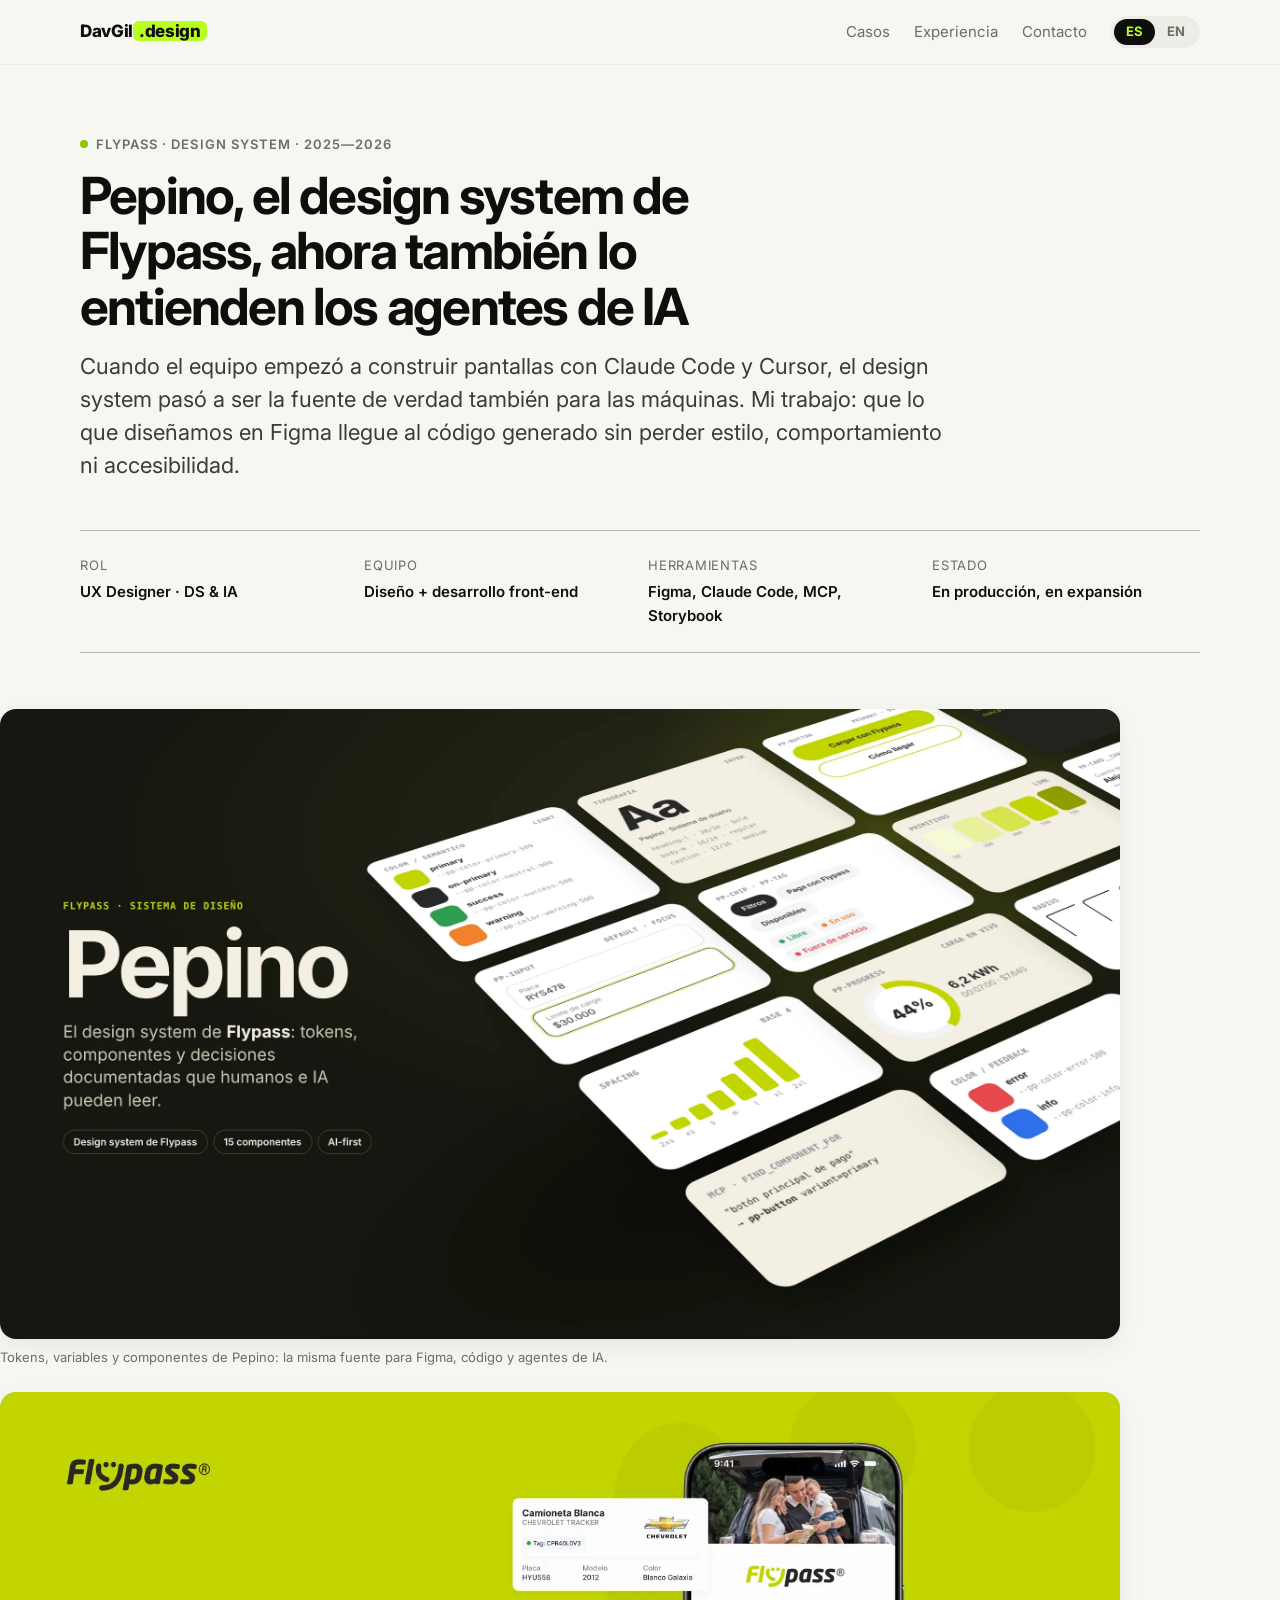
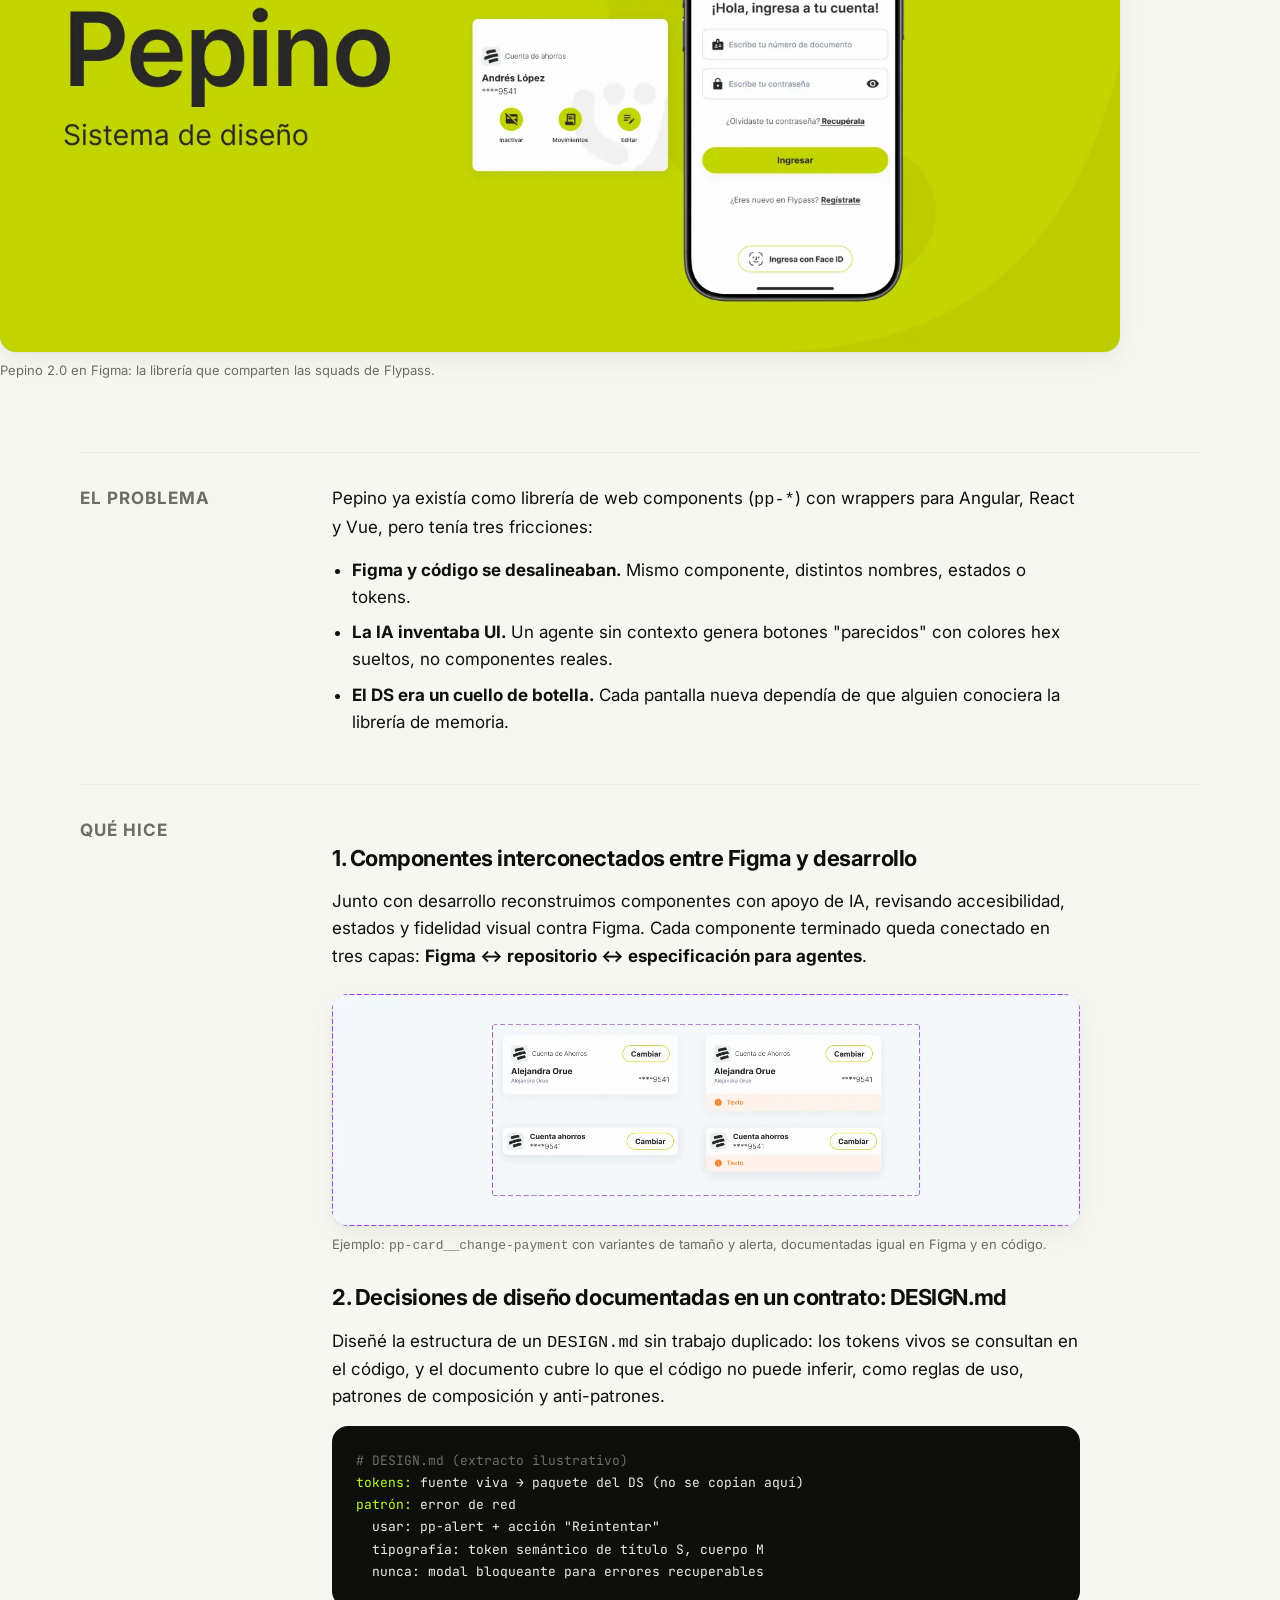
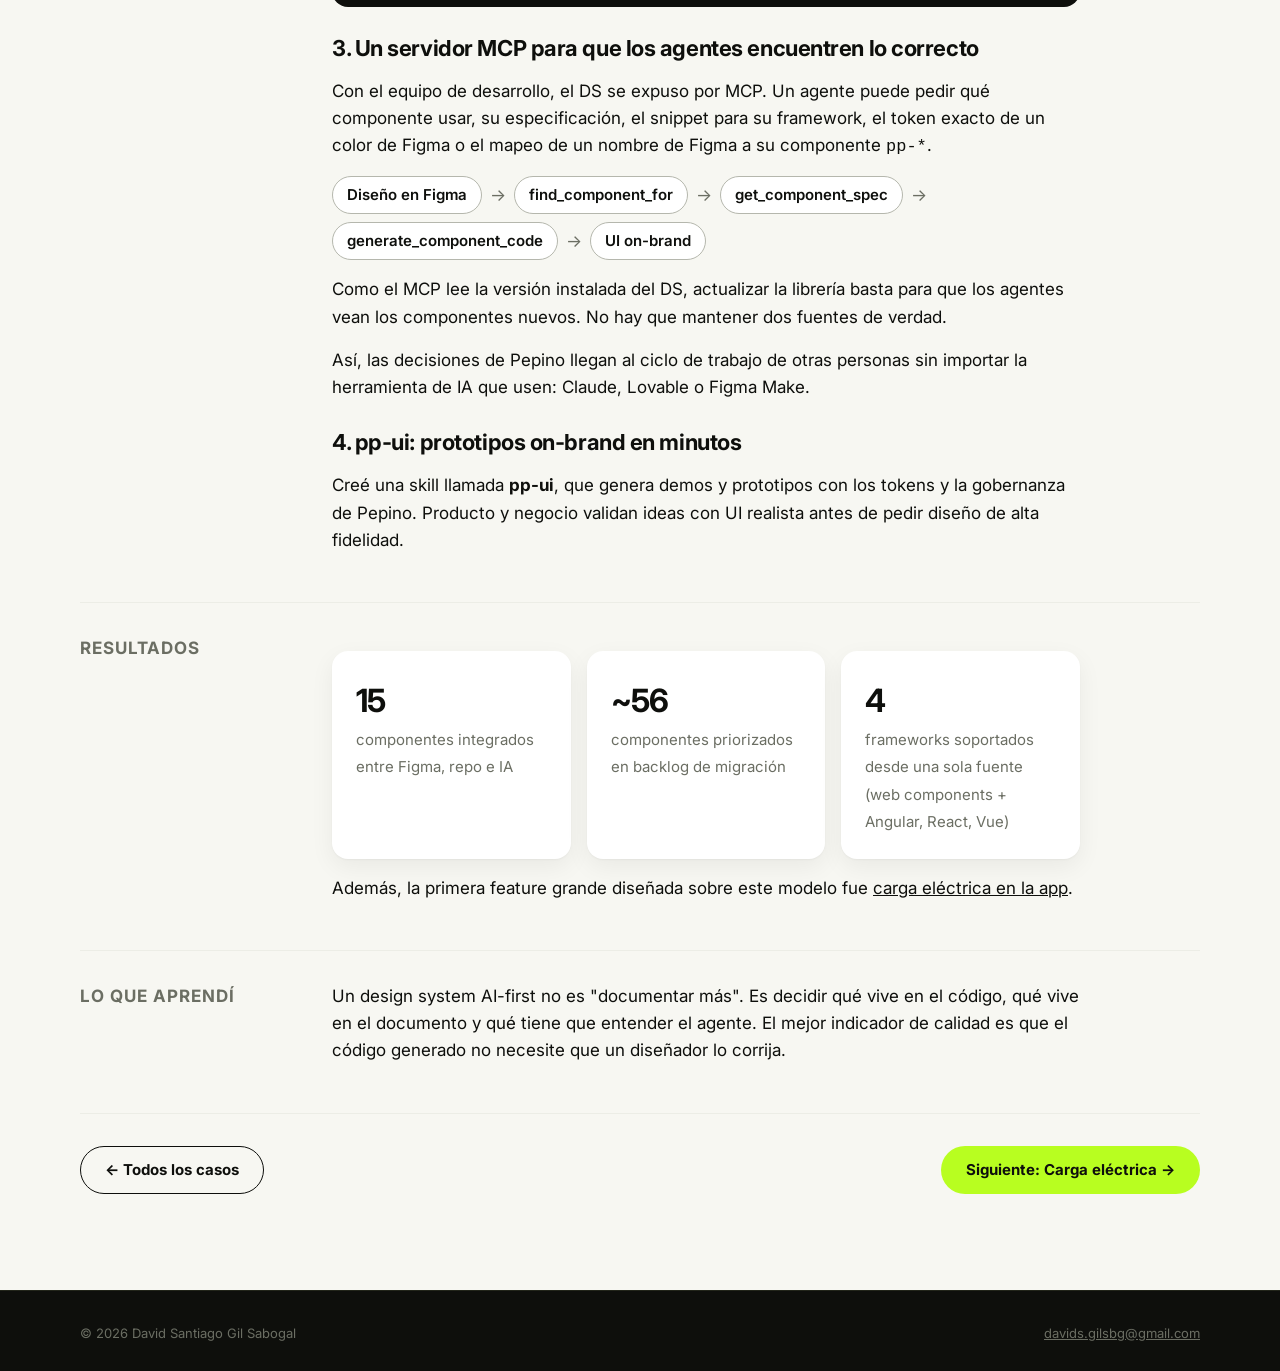
<file: casos/pepino-ai-first.html>
<!DOCTYPE html>
<html lang="es">
<head>
  <meta charset="utf-8">
  <meta name="viewport" content="width=device-width, initial-scale=1">
  <title>Pepino DS AI-first · David Santiago Gil</title>
  <meta property="og:title" content="Pepino · Design system de Flypass, AI-first">
  <meta property="og:description" content="El design system de Flypass, preparado para IA: componentes conectados Figma–código y decisiones documentadas para agentes.">
  <meta property="og:image" content="https://davgil-design.github.io/assets/img/og-pepino.jpg">
  <meta property="og:url" content="https://davgil-design.github.io/casos/pepino-ai-first.html">
  <meta name="description" content="Cómo llevamos el sistema de diseño Pepino de Flypass a un modelo AI-first: componentes, tokens y un contrato legible por agentes de IA.">
  <link rel="preconnect" href="https://fonts.googleapis.com">
  <link rel="preconnect" href="https://fonts.gstatic.com" crossorigin>
  <link href="https://fonts.googleapis.com/css2?family=Inter:wght@400;600;700;800&family=JetBrains+Mono:wght@400;600&display=swap" rel="stylesheet">
  <link rel="stylesheet" href="../assets/css/main.css">
</head>
<body>
<a class="skip-link" href="#main">Saltar al contenido</a>
<header class="nav"><div class="container nav__inner"><a class="nav__brand" href="../">DavGil<span>.design</span></a><div class="nav__right"><ul class="nav__links"><li><a href="../#casos">Casos</a></li><li><a href="../#experiencia">Experiencia</a></li><li><a href="../#contacto">Contacto</a></li></ul><div class="lang-switch" role="group" aria-label="Idioma"><span aria-current="true">ES</span><a href="../en/casos/pepino-ai-first.html" hreflang="en" lang="en">EN</a></div></div></div></header>

<main id="main">
  <section class="cs-hero container">
    <span class="eyebrow">Flypass · Design System · 2025—2026</span>
    <h1>Pepino, el design system de Flypass, ahora también lo entienden los agentes de IA</h1>
    <p>Cuando el equipo empezó a construir pantallas con Claude Code y Cursor, el design system pasó a ser la fuente de verdad también para las máquinas. Mi trabajo: que lo que diseñamos en Figma llegue al código generado sin perder estilo, comportamiento ni accesibilidad.</p>
    <dl class="cs-meta">
      <div><dt>Rol</dt><dd>UX Designer · DS &amp; IA</dd></div>
      <div><dt>Equipo</dt><dd>Diseño + desarrollo front-end</dd></div>
      <div><dt>Herramientas</dt><dd>Figma, Claude Code, MCP, Storybook</dd></div>
      <div><dt>Estado</dt><dd>En producción, en expansión</dd></div>
    </dl>
  </section>

  <figure class="container figure-wide"><img src="../assets/img/pepino/hero-ds.webp" alt="Composición en perspectiva del sistema de diseño Pepino: tokens de color, tipografía, espaciado, radios y componentes" width="2400" height="1350"><figcaption>Tokens, variables y componentes de Pepino: la misma fuente para Figma, código y agentes de IA.</figcaption></figure>
  <figure class="container figure-wide"><img src="../assets/img/pepino/cover.webp" alt="Portada de Pepino en Figma con tarjetas de vehículo, cuenta y pantalla de ingreso" width="1600" height="800" loading="lazy"><figcaption>Pepino 2.0 en Figma: la librería que comparten las squads de Flypass.</figcaption></figure>

  <div class="container cs-body">
    <section class="cs-block">
      <h2>El problema</h2>
      <div class="cs-block__content">
        <p>Pepino ya existía como librería de web components (<code>pp-*</code>) con wrappers para Angular, React y Vue, pero tenía tres fricciones:</p>
        <ul>
          <li><strong>Figma y código se desalineaban.</strong> Mismo componente, distintos nombres, estados o tokens.</li>
          <li><strong>La IA inventaba UI.</strong> Un agente sin contexto genera botones "parecidos" con colores hex sueltos, no componentes reales.</li>
          <li><strong>El DS era un cuello de botella.</strong> Cada pantalla nueva dependía de que alguien conociera la librería de memoria.</li>
        </ul>
      </div>
    </section>

    <section class="cs-block">
      <h2>Qué hice</h2>
      <div class="cs-block__content">
        <h3>1. Componentes interconectados entre Figma y desarrollo</h3>
        <p>Junto con desarrollo reconstruimos componentes con apoyo de IA, revisando accesibilidad, estados y fidelidad visual contra Figma. Cada componente terminado queda conectado en tres capas: <strong>Figma ↔ repositorio ↔ especificación para agentes</strong>.</p>
        <figure class="figure-wide"><img src="../assets/img/pepino/card-variants.webp" alt="Variantes del componente pp-card change-payment: tamaño grande y pequeño, con y sin alerta" loading="lazy" width="1429" height="443"><figcaption>Ejemplo: <code>pp-card__change-payment</code> con variantes de tamaño y alerta, documentadas igual en Figma y en código.</figcaption></figure>

        <h3>2. Decisiones de diseño documentadas en un contrato: DESIGN.md</h3>
        <p>Diseñé la estructura de un <code>DESIGN.md</code> sin trabajo duplicado: los tokens vivos se consultan en el código, y el documento cubre lo que el código no puede inferir, como reglas de uso, patrones de composición y anti-patrones.</p>
<pre class="code"><span class="c"># DESIGN.md (extracto ilustrativo)</span>
<span class="k">tokens:</span> fuente viva → paquete del DS (no se copian aquí)
<span class="k">patrón:</span> error de red
  usar: pp-alert + acción "Reintentar"
  tipografía: token semántico de título S, cuerpo M
  nunca: modal bloqueante para errores recuperables</pre>

        <h3>3. Un servidor MCP para que los agentes encuentren lo correcto</h3>
        <p>Con el equipo de desarrollo, el DS se expuso por MCP. Un agente puede pedir qué componente usar, su especificación, el snippet para su framework, el token exacto de un color de Figma o el mapeo de un nombre de Figma a su componente <code>pp-*</code>.</p>
        <div class="flow" aria-label="Flujo Figma a código"><span>Diseño en Figma</span><i>→</i><span>find_component_for</span><i>→</i><span>get_component_spec</span><i>→</i><span>generate_component_code</span><i>→</i><span>UI on-brand</span></div>
        <p>Como el MCP lee la versión instalada del DS, actualizar la librería basta para que los agentes vean los componentes nuevos. No hay que mantener dos fuentes de verdad.</p>
        <p>Así, las decisiones de Pepino llegan al ciclo de trabajo de otras personas sin importar la herramienta de IA que usen: Claude, Lovable o Figma Make.</p>

        <h3>4. pp-ui: prototipos on-brand en minutos</h3>
        <p>Creé una skill llamada <strong>pp-ui</strong>, que genera demos y prototipos con los tokens y la gobernanza de Pepino. Producto y negocio validan ideas con UI realista antes de pedir diseño de alta fidelidad.</p>
      </div>
    </section>

    <section class="cs-block">
      <h2>Resultados</h2>
      <div class="cs-block__content">
        <div class="results">
          <div><b>15</b><span>componentes integrados entre Figma, repo e IA</span></div>
          <div><b>~56</b><span>componentes priorizados en backlog de migración</span></div>
          <div><b>4</b><span>frameworks soportados desde una sola fuente (web components + Angular, React, Vue)</span></div>
        </div>
        <p>Además, la primera feature grande diseñada sobre este modelo fue <a href="carga-electrica.html">carga eléctrica en la app</a>.</p>
      </div>
    </section>

    <section class="cs-block">
      <h2>Lo que aprendí</h2>
      <div class="cs-block__content">
        <p>Un design system AI-first no es "documentar más". Es decidir qué vive en el código, qué vive en el documento y qué tiene que entender el agente. El mejor indicador de calidad es que el código generado no necesite que un diseñador lo corrija.</p>
      </div>
    </section>

    <nav class="next" aria-label="Navegación entre casos"><a class="btn btn--ghost" href="../#casos">← Todos los casos</a><a class="btn btn--primary" href="carga-electrica.html">Siguiente: Carga eléctrica →</a></nav>
  </div>
</main>
<footer class="footer"><div class="container"><span>© 2026 David Santiago Gil Sabogal</span><a href="mailto:davids.gilsbg@gmail.com">davids.gilsbg@gmail.com</a></div></footer>
<script src="../assets/js/main.js" defer></script>
</body>
</html>
</file>
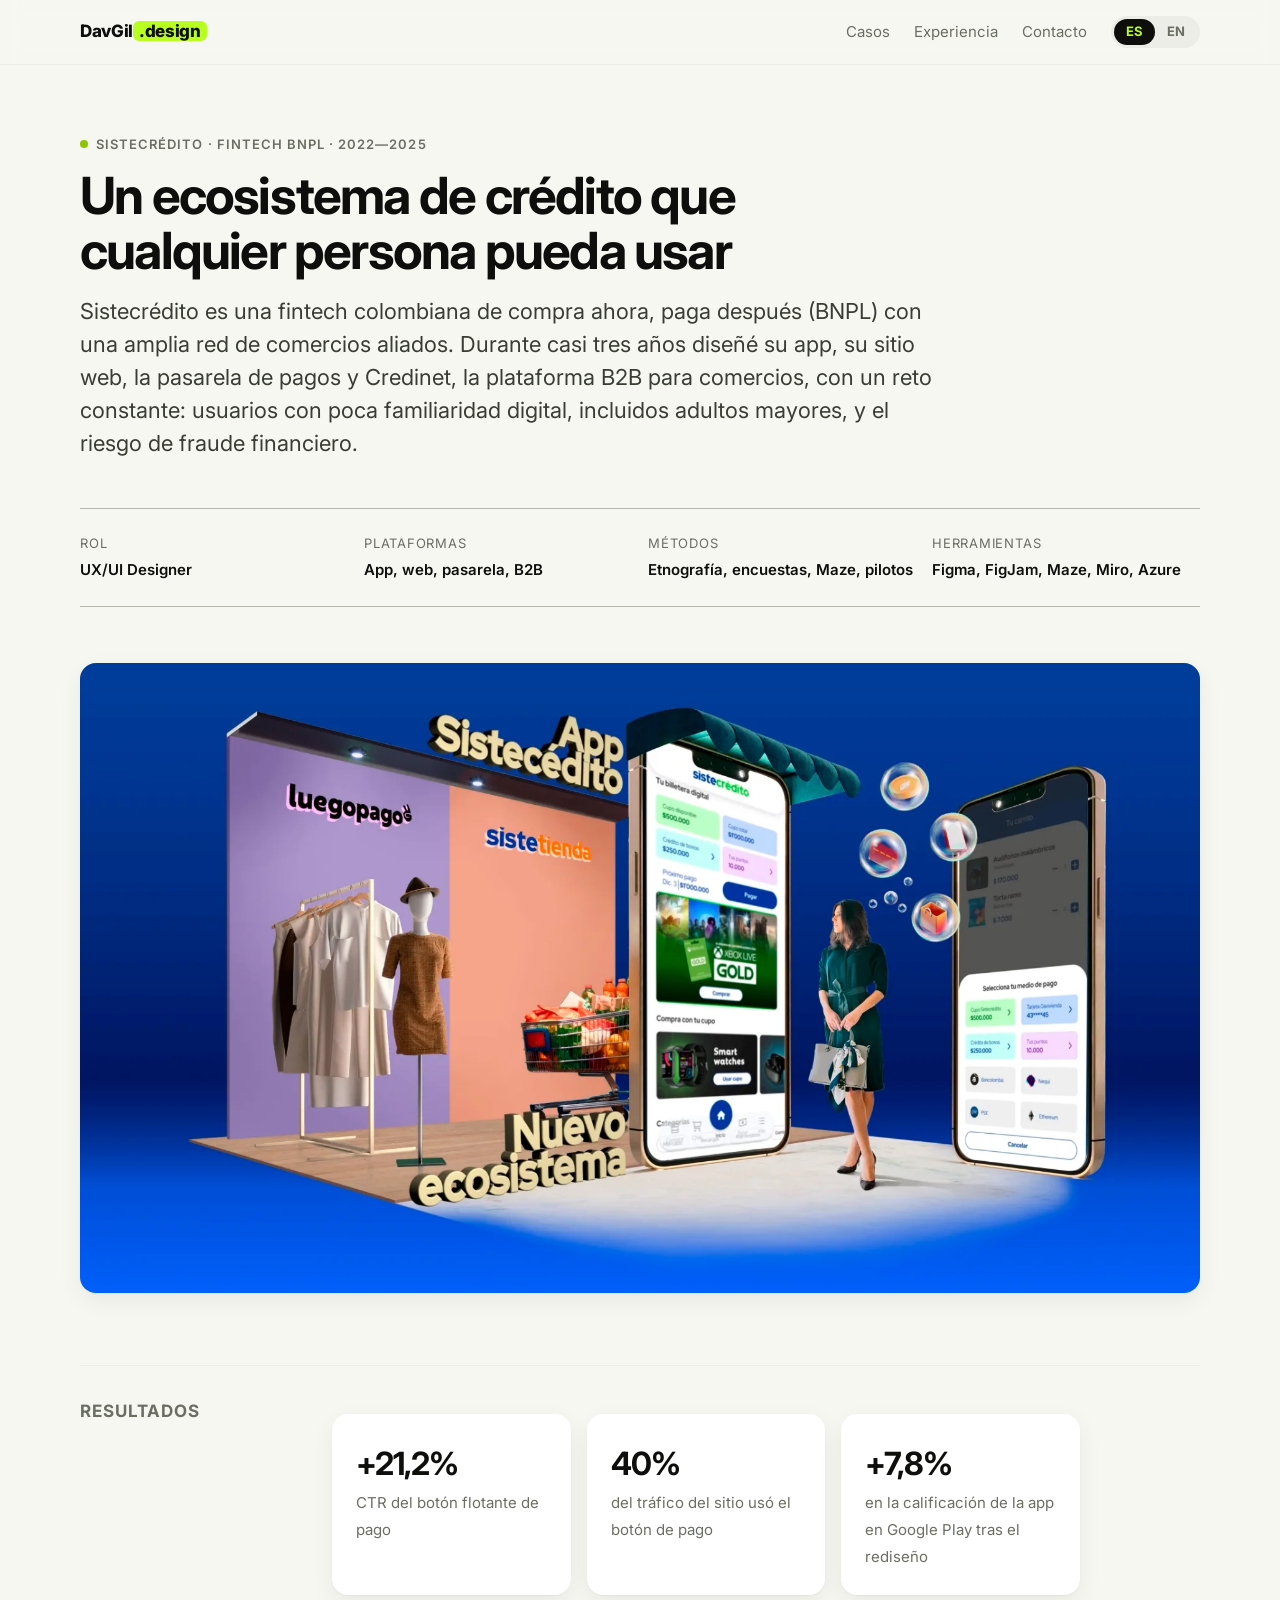
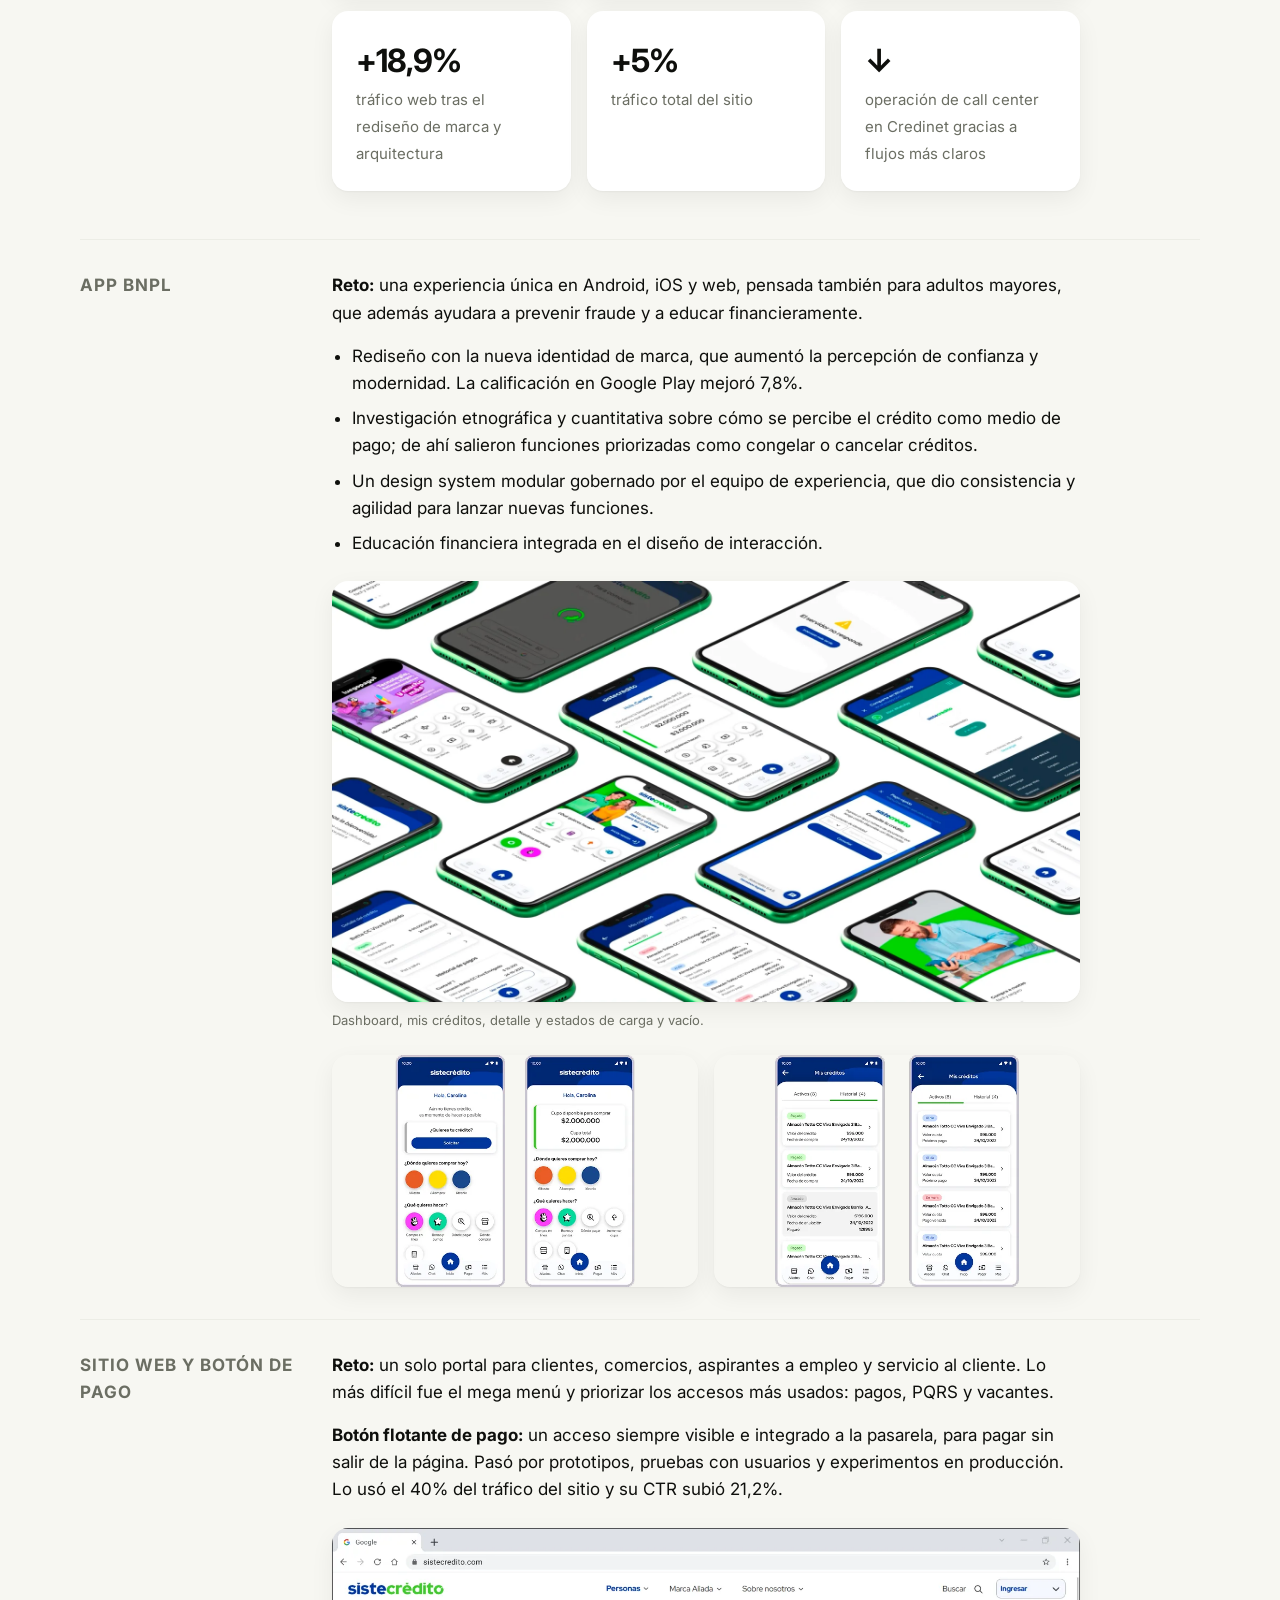
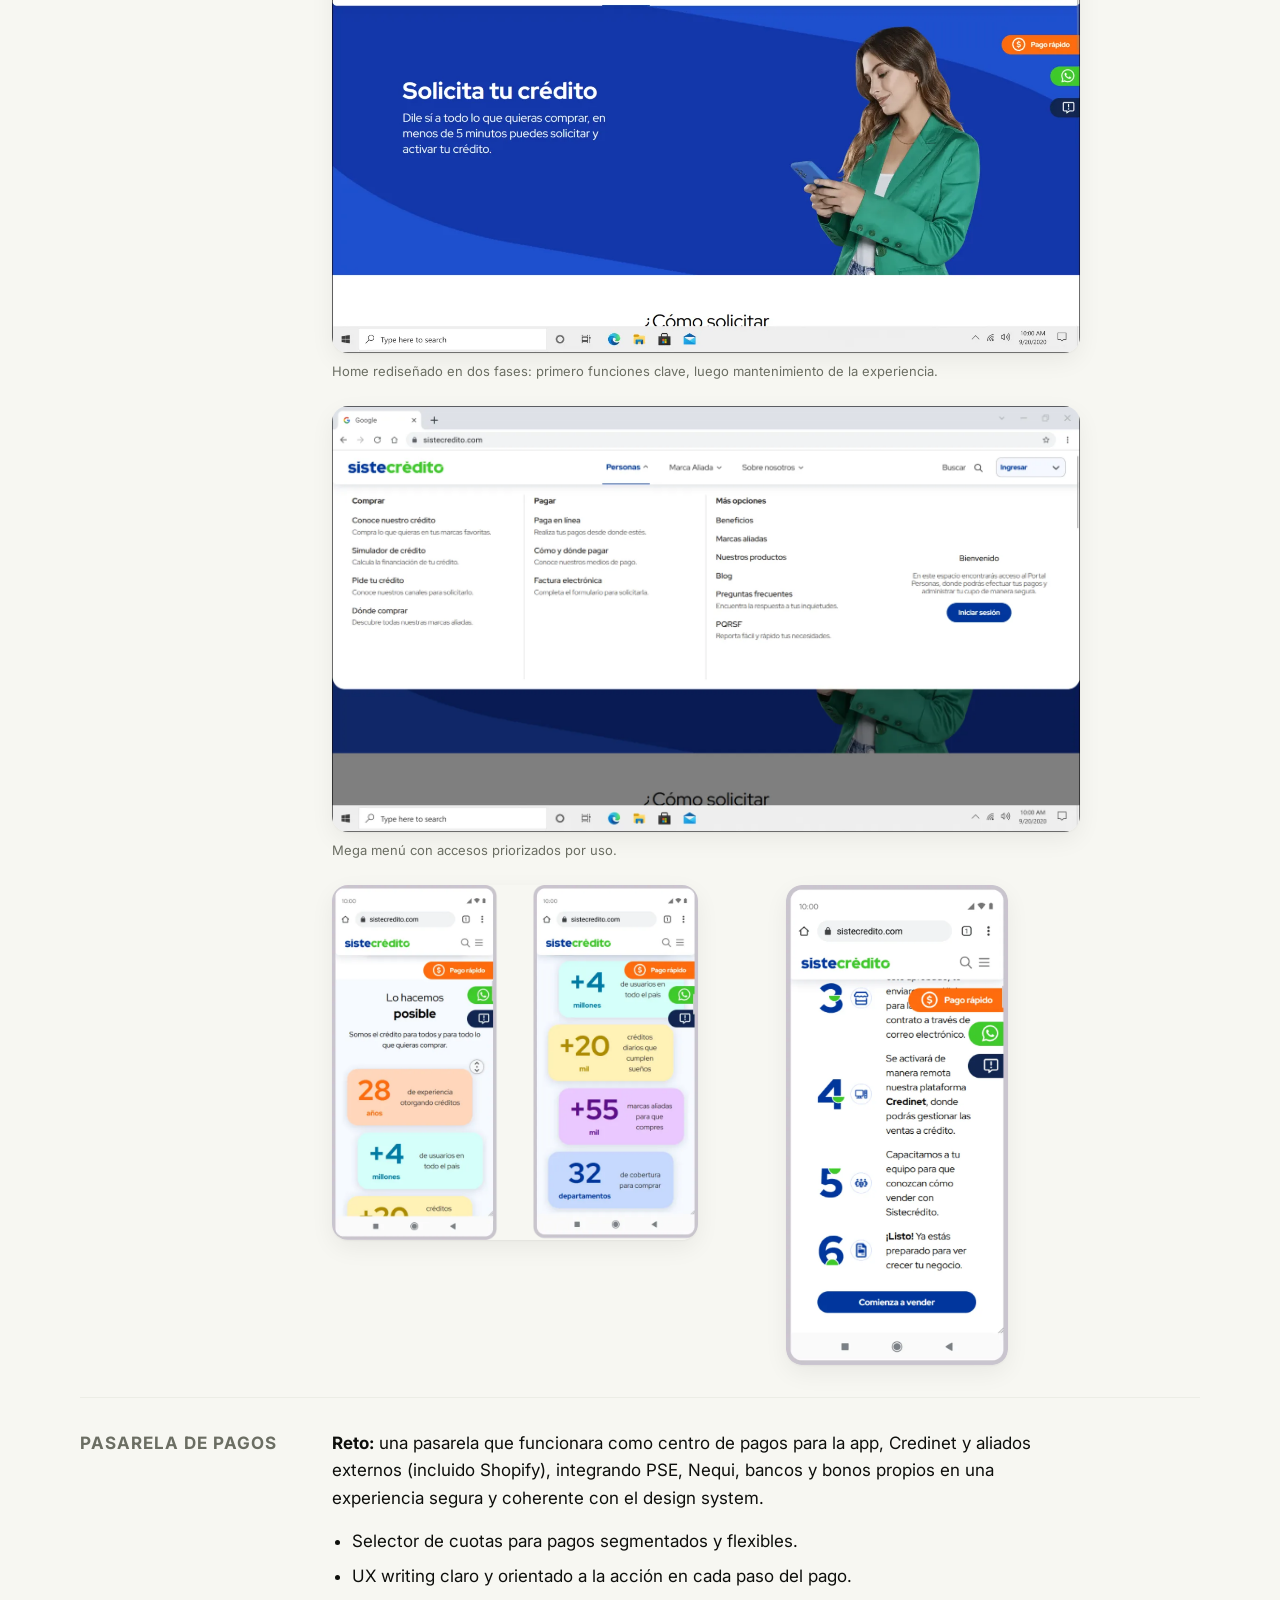
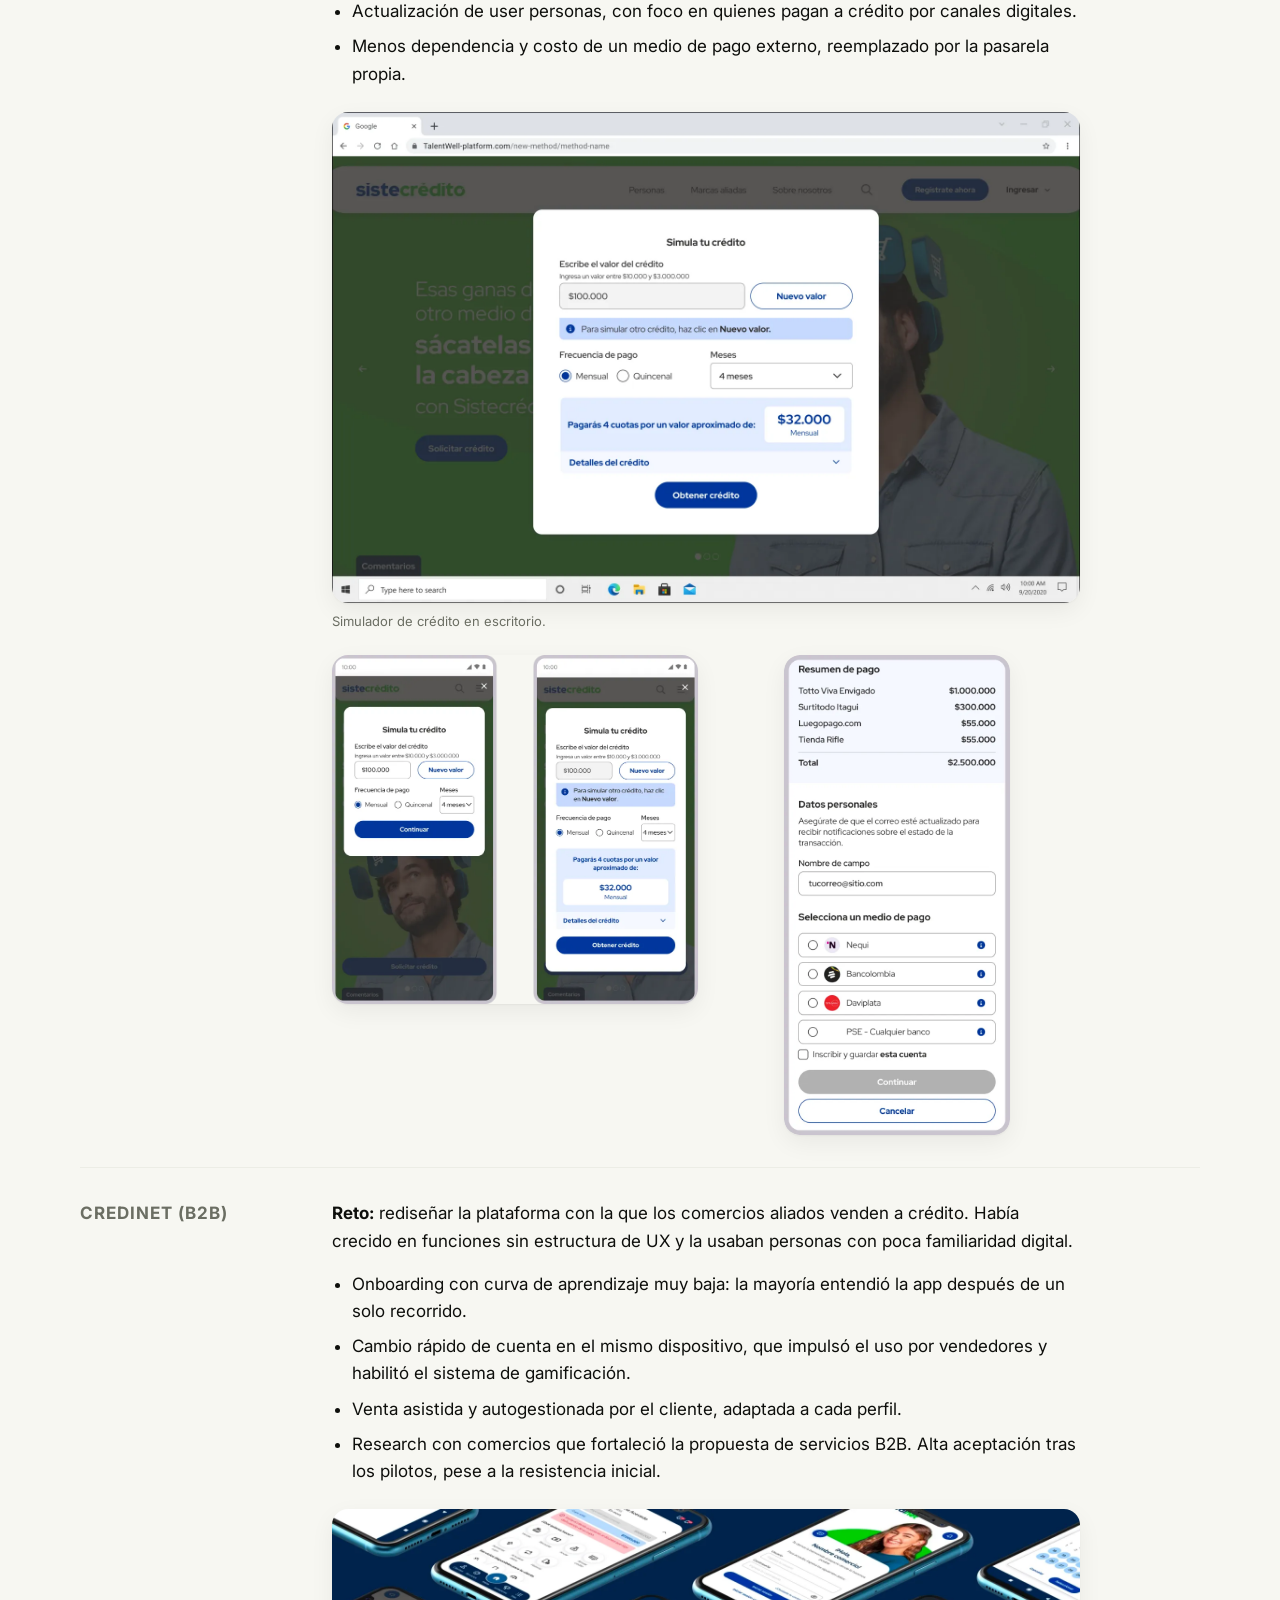
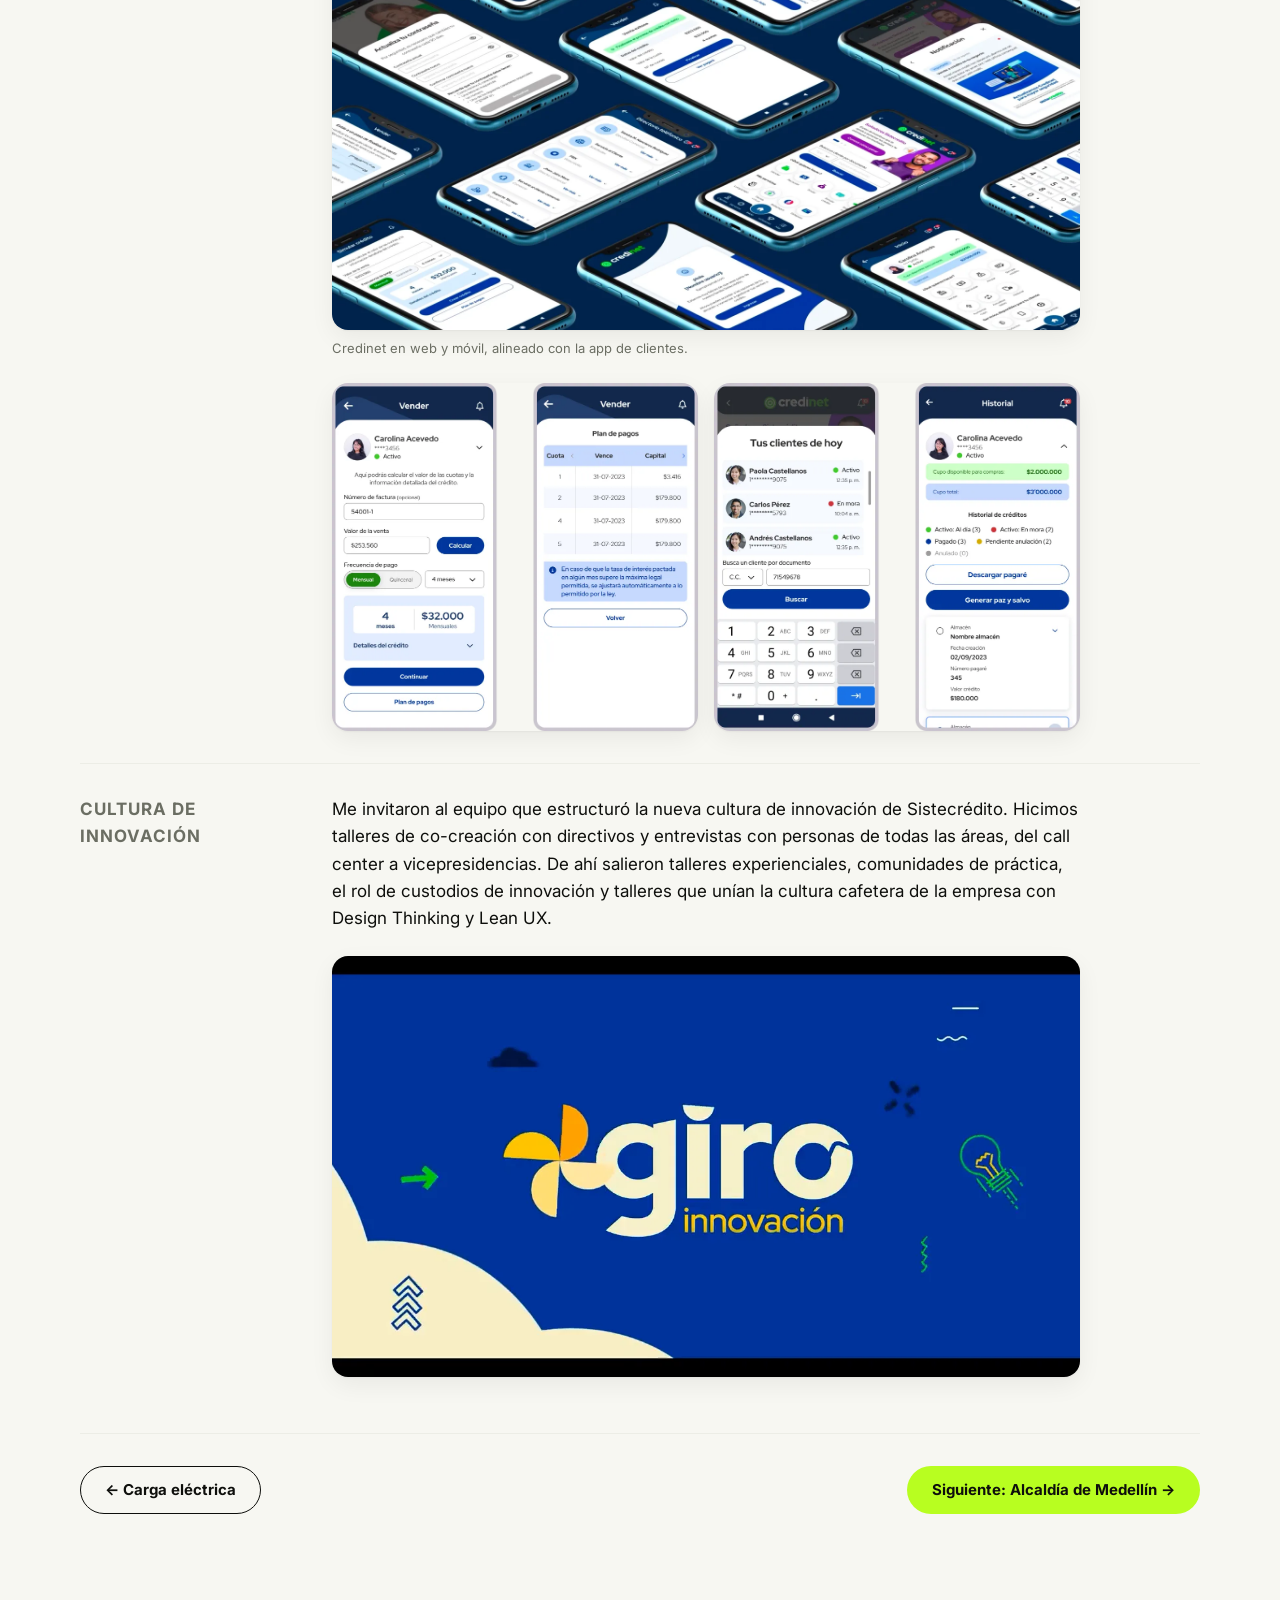
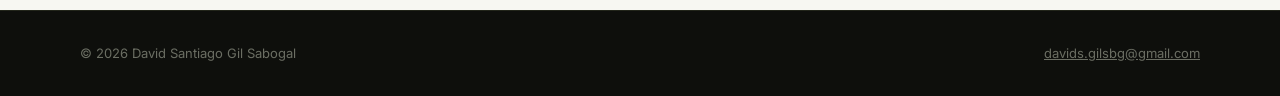
<file: casos/sistecredito-pagos.html>
<!DOCTYPE html>
<html lang="es">
<head>
  <meta charset="utf-8">
  <meta name="viewport" content="width=device-width, initial-scale=1">
  <title>Sistecrédito · Ecosistema BNPL · David Santiago Gil</title>
  <meta name="description" content="Rediseño de app y web BNPL de Sistecrédito y botón flotante de pago: +21,2% CTR, 40% del tráfico, +7,8% calificación en Google Play.">
  <link rel="preconnect" href="https://fonts.googleapis.com">
  <link rel="preconnect" href="https://fonts.gstatic.com" crossorigin>
  <link href="https://fonts.googleapis.com/css2?family=Inter:wght@400;600;700;800&family=JetBrains+Mono:wght@400;600&display=swap" rel="stylesheet">
  <link rel="stylesheet" href="../assets/css/main.css">
</head>
<body>
<a class="skip-link" href="#main">Saltar al contenido</a>
<header class="nav"><div class="container nav__inner"><a class="nav__brand" href="../">DavGil<span>.design</span></a><div class="nav__right"><ul class="nav__links"><li><a href="../#casos">Casos</a></li><li><a href="../#experiencia">Experiencia</a></li><li><a href="../#contacto">Contacto</a></li></ul><div class="lang-switch" role="group" aria-label="Idioma"><span aria-current="true">ES</span><a href="../en/casos/sistecredito-pagos.html" hreflang="en" lang="en">EN</a></div></div></div></header>

<main id="main">
  <section class="cs-hero container">
    <span class="eyebrow">Sistecrédito · Fintech BNPL · 2022—2025</span>
    <h1>Un ecosistema de crédito que cualquier persona pueda usar</h1>
    <p>Sistecrédito es una fintech colombiana de compra ahora, paga después (BNPL) con una amplia red de comercios aliados. Durante casi tres años diseñé su app, su sitio web, la pasarela de pagos y Credinet, la plataforma B2B para comercios, con un reto constante: usuarios con poca familiaridad digital, incluidos adultos mayores, y el riesgo de fraude financiero.</p>
    <dl class="cs-meta">
      <div><dt>Rol</dt><dd>UX/UI Designer</dd></div>
      <div><dt>Plataformas</dt><dd>App, web, pasarela, B2B</dd></div>
      <div><dt>Métodos</dt><dd>Etnografía, encuestas, Maze, pilotos</dd></div>
      <div><dt>Herramientas</dt><dd>Figma, FigJam, Maze, Miro, Azure</dd></div>
    </dl>
  </section>

  <div class="container"><figure class="figure-wide"><img src="../assets/img/siste/app-hero.webp" alt="App Sistecrédito en varios dispositivos sobre un escenario de marca" width="1800" height="1013"></figure></div>

  <div class="container cs-body">
    <section class="cs-block">
      <h2>Resultados</h2>
      <div class="cs-block__content">
        <div class="results">
          <div><b>+21,2%</b><span>CTR del botón flotante de pago</span></div>
          <div><b>40%</b><span>del tráfico del sitio usó el botón de pago</span></div>
          <div><b>+7,8%</b><span>en la calificación de la app en Google Play tras el rediseño</span></div>
        </div>
        <div class="results">
          <div><b>+18,9%</b><span>tráfico web tras el rediseño de marca y arquitectura</span></div>
          <div><b>+5%</b><span>tráfico total del sitio</span></div>
          <div><b>↓</b><span>operación de call center en Credinet gracias a flujos más claros</span></div>
        </div>
      </div>
    </section>

    <section class="cs-block">
      <h2>App BNPL</h2>
      <div class="cs-block__content">
        <p><strong>Reto:</strong> una experiencia única en Android, iOS y web, pensada también para adultos mayores, que además ayudara a prevenir fraude y a educar financieramente.</p>
        <ul>
          <li>Rediseño con la nueva identidad de marca, que aumentó la percepción de confianza y modernidad. La calificación en Google Play mejoró 7,8%.</li>
          <li>Investigación etnográfica y cuantitativa sobre cómo se percibe el crédito como medio de pago; de ahí salieron funciones priorizadas como congelar o cancelar créditos.</li>
          <li>Un design system modular gobernado por el equipo de experiencia, que dio consistencia y agilidad para lanzar nuevas funciones.</li>
          <li>Educación financiera integrada en el diseño de interacción.</li>
        </ul>
        <figure class="figure-wide"><img src="../assets/img/siste/app-mosaico.webp" alt="Mosaico de pantallas de la app Sistecrédito: inicio, mis créditos y detalle" width="1600" height="900" loading="lazy"><figcaption>Dashboard, mis créditos, detalle y estados de carga y vacío.</figcaption></figure>
        <div class="pair"><figure class="figure-wide"><img src="../assets/img/siste/app-dashboard.webp" alt="Pantallas del dashboard de la app" width="672" height="426" loading="lazy"></figure><figure class="figure-wide"><img src="../assets/img/siste/app-estados.webp" alt="Pantallas de estados de carga y vacío" width="672" height="426" loading="lazy"></figure></div>
      </div>
    </section>

    <section class="cs-block">
      <h2>Sitio web y botón de pago</h2>
      <div class="cs-block__content">
        <p><strong>Reto:</strong> un solo portal para clientes, comercios, aspirantes a empleo y servicio al cliente. Lo más difícil fue el mega menú y priorizar los accesos más usados: pagos, PQRS y vacantes.</p>
        <p><strong>Botón flotante de pago:</strong> un acceso siempre visible e integrado a la pasarela, para pagar sin salir de la página. Pasó por prototipos, pruebas con usuarios y experimentos en producción. Lo usó el 40% del tráfico del sitio y su CTR subió 21,2%.</p>
        <figure class="figure-wide"><img src="../assets/img/siste/home.webp" alt="Home del sitio web de Sistecrédito con el acceso a solicitar crédito" width="1400" height="796" loading="lazy"><figcaption>Home rediseñado en dos fases: primero funciones clave, luego mantenimiento de la experiencia.</figcaption></figure>
        <figure class="figure-wide"><img src="../assets/img/siste/web-megamenu.webp" alt="Mega menú del sitio con accesos priorizados a pagos, PQRS y vacantes" width="1600" height="913" loading="lazy"><figcaption>Mega menú con accesos priorizados por uso.</figcaption></figure>
        <div class="pair"><figure class="figure-wide"><img src="../assets/img/siste/web-beneficios.webp" alt="Página de beneficios en versión móvil" width="900" height="872" loading="lazy"></figure><figure class="figure-wide"><img src="../assets/img/siste/web-comercios.webp" alt="Página para comercios en versión móvil" width="600" height="1299" loading="lazy"></figure></div>
      </div>
    </section>

    <section class="cs-block">
      <h2>Pasarela de pagos</h2>
      <div class="cs-block__content">
        <p><strong>Reto:</strong> una pasarela que funcionara como centro de pagos para la app, Credinet y aliados externos (incluido Shopify), integrando PSE, Nequi, bancos y bonos propios en una experiencia segura y coherente con el design system.</p>
        <ul>
          <li>Selector de cuotas para pagos segmentados y flexibles.</li>
          <li>UX writing claro y orientado a la acción en cada paso del pago.</li>
          <li>Actualización de user personas, con foco en quienes pagan a crédito por canales digitales.</li>
          <li>Menos dependencia y costo de un medio de pago externo, reemplazado por la pasarela propia.</li>
        </ul>
        <figure class="figure-wide"><img src="../assets/img/siste/pasarela-simulador.webp" alt="Simulador de crédito de la pasarela en escritorio" width="1600" height="1050" loading="lazy"><figcaption>Simulador de crédito en escritorio.</figcaption></figure>
        <div class="pair"><figure class="figure-wide"><img src="../assets/img/siste/pasarela-simulador-movil.webp" alt="Simulador de crédito en móvil" width="900" height="857" loading="lazy"></figure><figure class="figure-wide"><img src="../assets/img/siste/pasarela-pago.webp" alt="Proceso de pago en móvil" width="600" height="1270" loading="lazy"></figure></div>
      </div>
    </section>

    <section class="cs-block">
      <h2>Credinet (B2B)</h2>
      <div class="cs-block__content">
        <p><strong>Reto:</strong> rediseñar la plataforma con la que los comercios aliados venden a crédito. Había crecido en funciones sin estructura de UX y la usaban personas con poca familiaridad digital.</p>
        <ul>
          <li>Onboarding con curva de aprendizaje muy baja: la mayoría entendió la app después de un solo recorrido.</li>
          <li>Cambio rápido de cuenta en el mismo dispositivo, que impulsó el uso por vendedores y habilitó el sistema de gamificación.</li>
          <li>Venta asistida y autogestionada por el cliente, adaptada a cada perfil.</li>
          <li>Research con comercios que fortaleció la propuesta de servicios B2B. Alta aceptación tras los pilotos, pese a la resistencia inicial.</li>
        </ul>
        <figure class="figure-wide"><img src="../assets/img/siste/credinet-mosaico.webp" alt="Mosaico de pantallas de Credinet en web y móvil" width="1600" height="900" loading="lazy"><figcaption>Credinet en web y móvil, alineado con la app de clientes.</figcaption></figure>
        <div class="pair"><figure class="figure-wide"><img src="../assets/img/siste/credinet-venta.webp" alt="Flujo de venta a crédito en Credinet" width="900" height="857" loading="lazy"></figure><figure class="figure-wide"><img src="../assets/img/siste/credinet-cliente.webp" alt="Vista de cliente en Credinet" width="900" height="857" loading="lazy"></figure></div>
      </div>
    </section>

    <section class="cs-block">
      <h2>Cultura de innovación</h2>
      <div class="cs-block__content">
        <p>Me invitaron al equipo que estructuró la nueva cultura de innovación de Sistecrédito. Hicimos talleres de co-creación con directivos y entrevistas con personas de todas las áreas, del call center a vicepresidencias. De ahí salieron talleres experienciales, comunidades de práctica, el rol de custodios de innovación y talleres que unían la cultura cafetera de la empresa con Design Thinking y Lean UX.</p>
        <figure class="figure-wide"><img src="../assets/img/siste/innovacion.webp" alt="Marca Giro innovación de Sistecrédito" width="1138" height="640" loading="lazy"></figure>
      </div>
    </section>

    <nav class="next" aria-label="Navegación entre casos"><a class="btn btn--ghost" href="carga-electrica.html">← Carga eléctrica</a><a class="btn btn--primary" href="alcaldia-medellin.html">Siguiente: Alcaldía de Medellín →</a></nav>
  </div>
</main>
<footer class="footer"><div class="container"><span>© 2026 David Santiago Gil Sabogal</span><a href="mailto:davids.gilsbg@gmail.com">davids.gilsbg@gmail.com</a></div></footer>
<script src="../assets/js/main.js" defer></script>
</body>
</html>
</file>
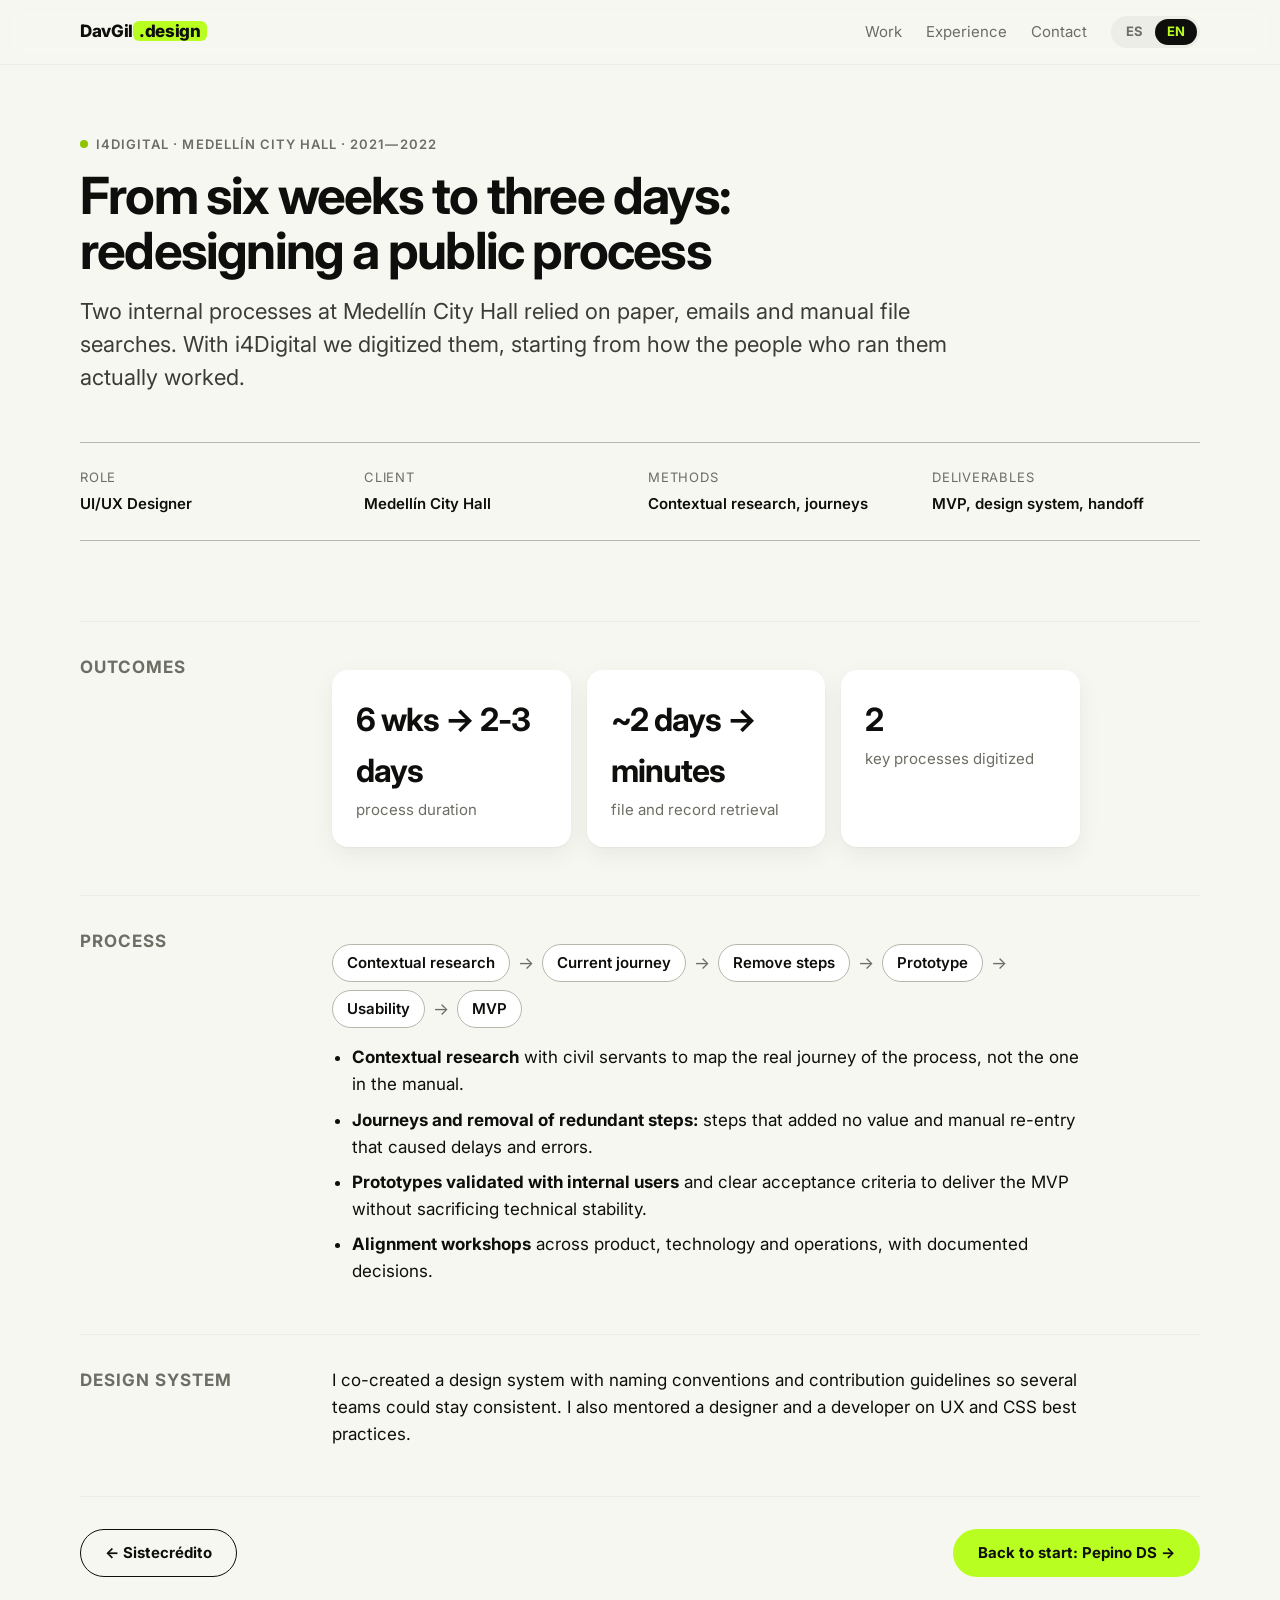
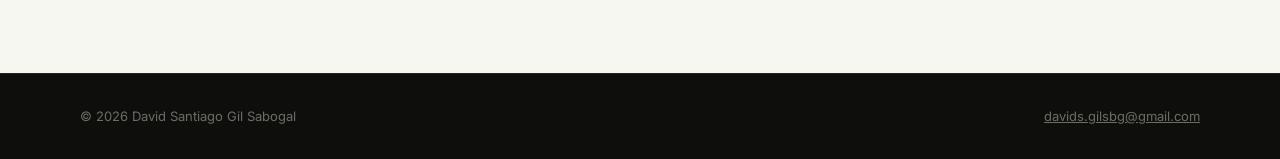
<file: en/casos/alcaldia-medellin.html>
<!DOCTYPE html>
<html lang="en">
<head>
  <meta charset="utf-8">
  <meta name="viewport" content="width=device-width, initial-scale=1">
  <title>Medellín City Hall · Digital processes · David Santiago Gil</title>
  <meta name="description" content="Digitizing two Medellín City Hall processes: from 6 weeks to 2-3 days, and file retrieval from 2 days to minutes.">
  <link rel="preconnect" href="https://fonts.googleapis.com">
  <link rel="preconnect" href="https://fonts.gstatic.com" crossorigin>
  <link href="https://fonts.googleapis.com/css2?family=Inter:wght@400;600;700;800&family=JetBrains+Mono:wght@400;600&display=swap" rel="stylesheet">
  <link rel="stylesheet" href="../../assets/css/main.css">
</head>
<body>
<a class="skip-link" href="#main">Skip to content</a>
<header class="nav"><div class="container nav__inner"><a class="nav__brand" href="../">DavGil<span>.design</span></a><div class="nav__right"><ul class="nav__links"><li><a href="../#casos">Work</a></li><li><a href="../#experiencia">Experience</a></li><li><a href="../#contacto">Contact</a></li></ul><div class="lang-switch" role="group" aria-label="Language"><a href="../../casos/alcaldia-medellin.html" hreflang="es" lang="es">ES</a><span aria-current="true">EN</span></div></div></div></header>

<main id="main">
  <section class="cs-hero container">
    <span class="eyebrow">i4Digital · Medellín City Hall · 2021—2022</span>
    <h1>From six weeks to three days: redesigning a public process</h1>
    <p>Two internal processes at Medellín City Hall relied on paper, emails and manual file searches. With i4Digital we digitized them, starting from how the people who ran them actually worked.</p>
    <dl class="cs-meta">
      <div><dt>Role</dt><dd>UI/UX Designer</dd></div>
      <div><dt>Client</dt><dd>Medellín City Hall</dd></div>
      <div><dt>Methods</dt><dd>Contextual research, journeys</dd></div>
      <div><dt>Deliverables</dt><dd>MVP, design system, handoff</dd></div>
    </dl>
  </section>

  <div class="container cs-body">
    <section class="cs-block">
      <h2>Outcomes</h2>
      <div class="cs-block__content">
        <div class="results">
          <div><b>6 wks → 2-3 days</b><span>process duration</span></div>
          <div><b>~2 days → minutes</b><span>file and record retrieval</span></div>
          <div><b>2</b><span>key processes digitized</span></div>
        </div>
      </div>
    </section>

    <section class="cs-block">
      <h2>Process</h2>
      <div class="cs-block__content">
        <div class="flow"><span>Contextual research</span><i>→</i><span>Current journey</span><i>→</i><span>Remove steps</span><i>→</i><span>Prototype</span><i>→</i><span>Usability</span><i>→</i><span>MVP</span></div>
        <ul>
          <li><strong>Contextual research</strong> with civil servants to map the real journey of the process, not the one in the manual.</li>
          <li><strong>Journeys and removal of redundant steps:</strong> steps that added no value and manual re-entry that caused delays and errors.</li>
          <li><strong>Prototypes validated with internal users</strong> and clear acceptance criteria to deliver the MVP without sacrificing technical stability.</li>
          <li><strong>Alignment workshops</strong> across product, technology and operations, with documented decisions.</li>
        </ul>
      </div>
    </section>

    <section class="cs-block">
      <h2>Design system</h2>
      <div class="cs-block__content">
        <p>I co-created a design system with naming conventions and contribution guidelines so several teams could stay consistent. I also mentored a designer and a developer on UX and CSS best practices.</p>
      </div>
    </section>

    <nav class="next" aria-label="Case navigation"><a class="btn btn--ghost" href="sistecredito-pagos.html">← Sistecrédito</a><a class="btn btn--primary" href="pepino-ai-first.html">Back to start: Pepino DS →</a></nav>
  </div>
</main>
<footer class="footer"><div class="container"><span>© 2026 David Santiago Gil Sabogal</span><a href="mailto:davids.gilsbg@gmail.com">davids.gilsbg@gmail.com</a></div></footer>
<script src="../../assets/js/main.js" defer></script>
</body>
</html>
</file>
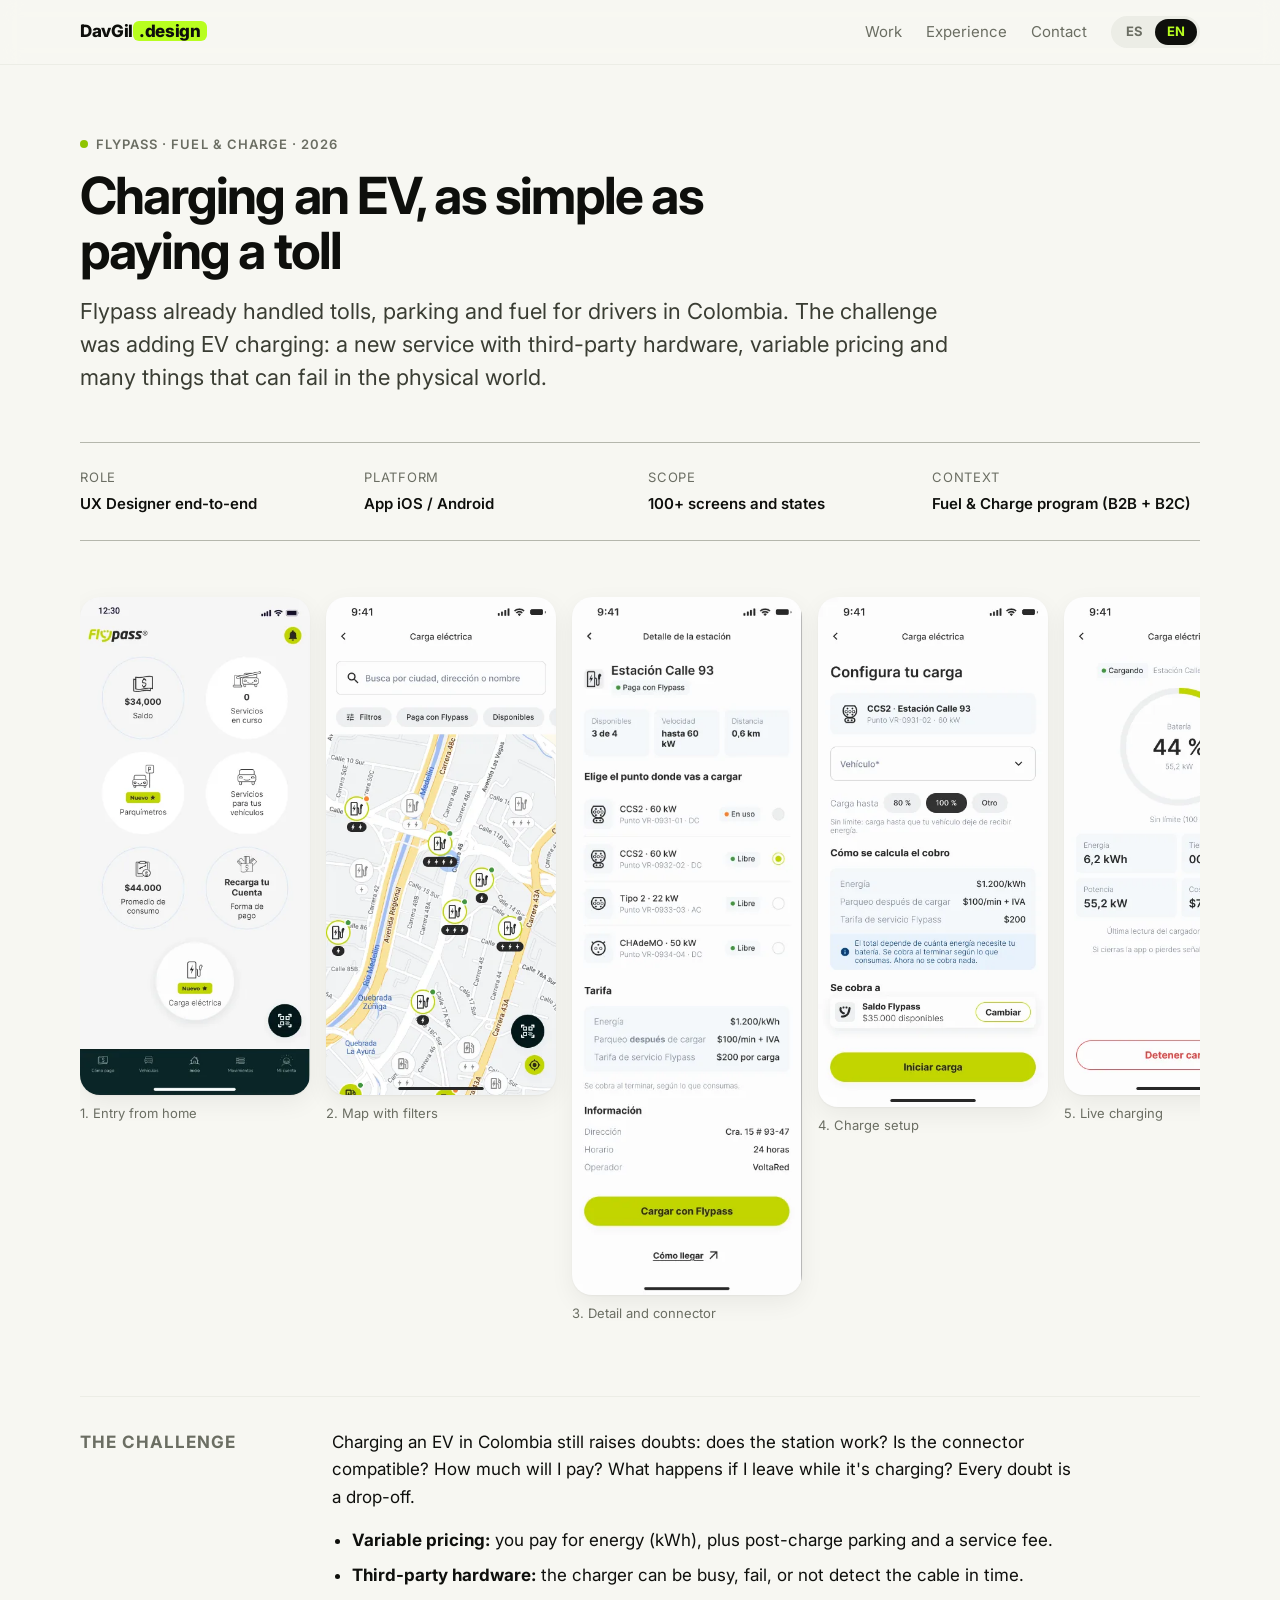
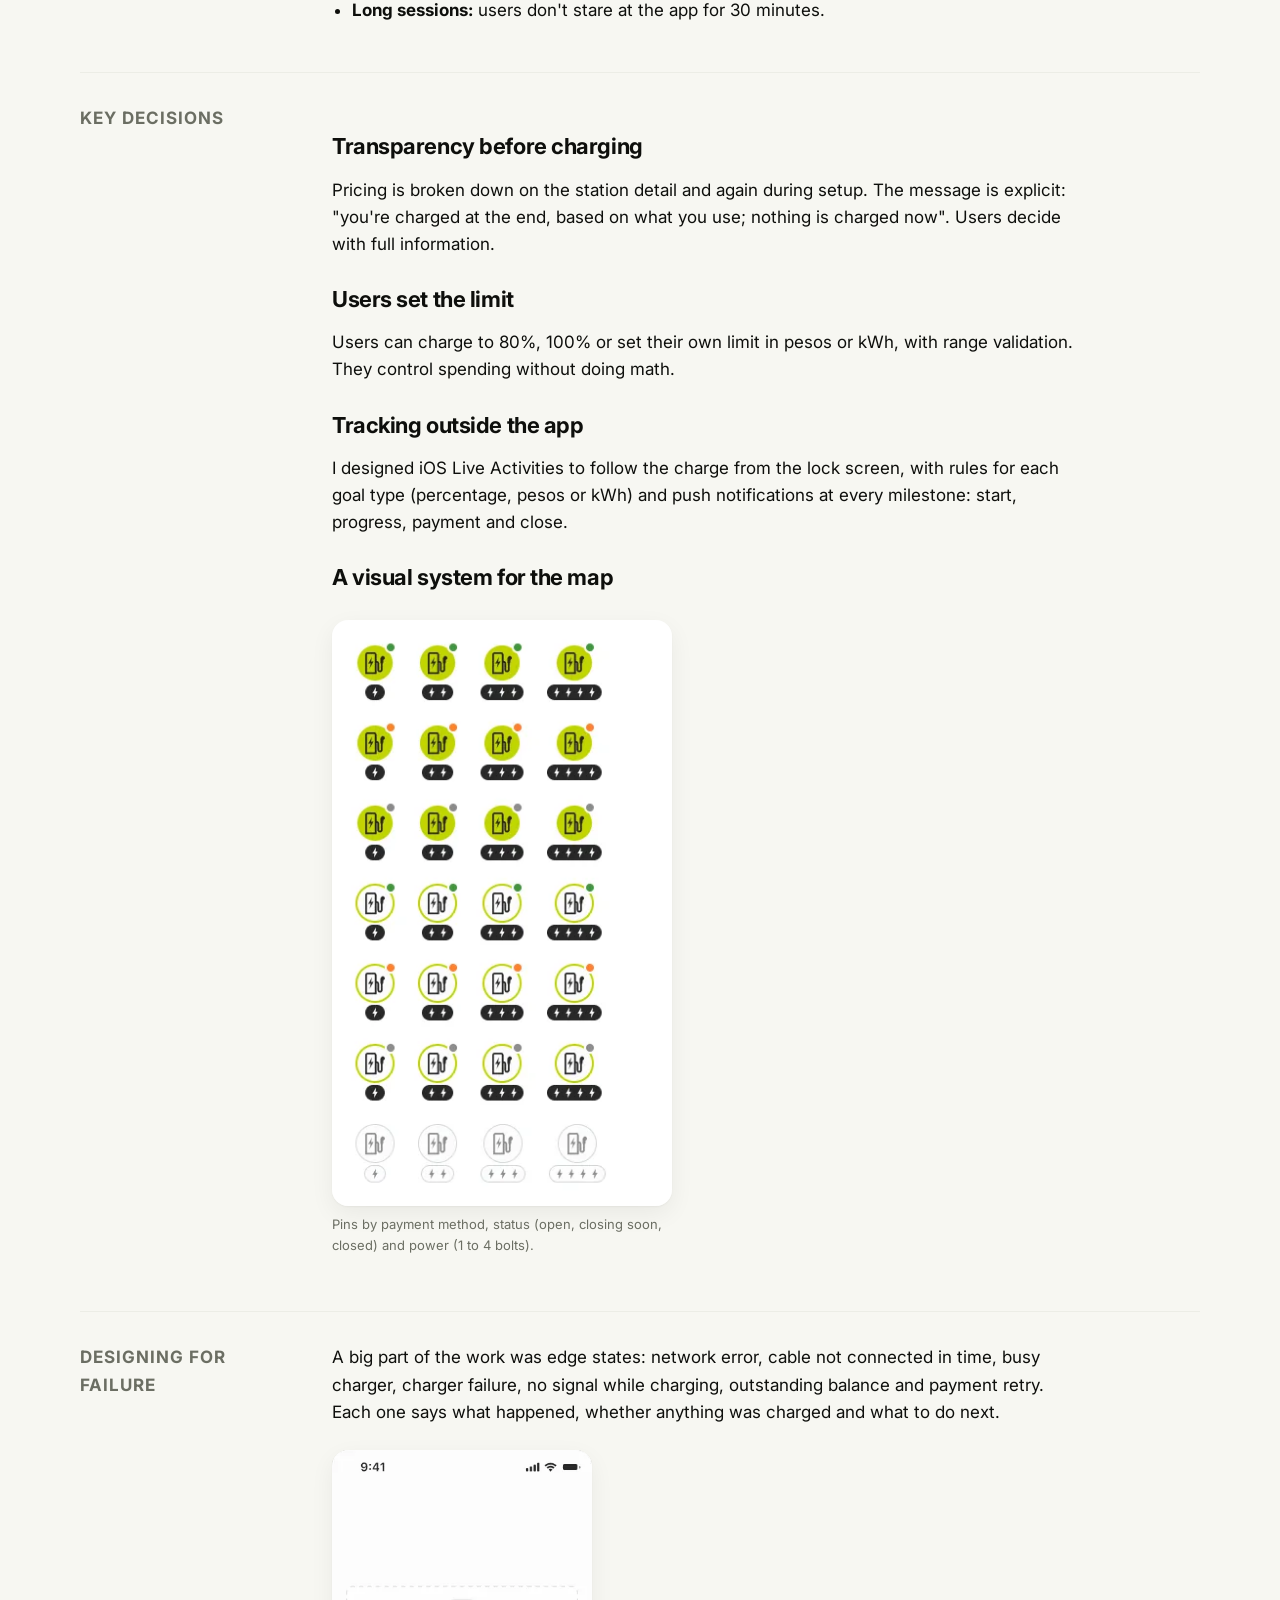
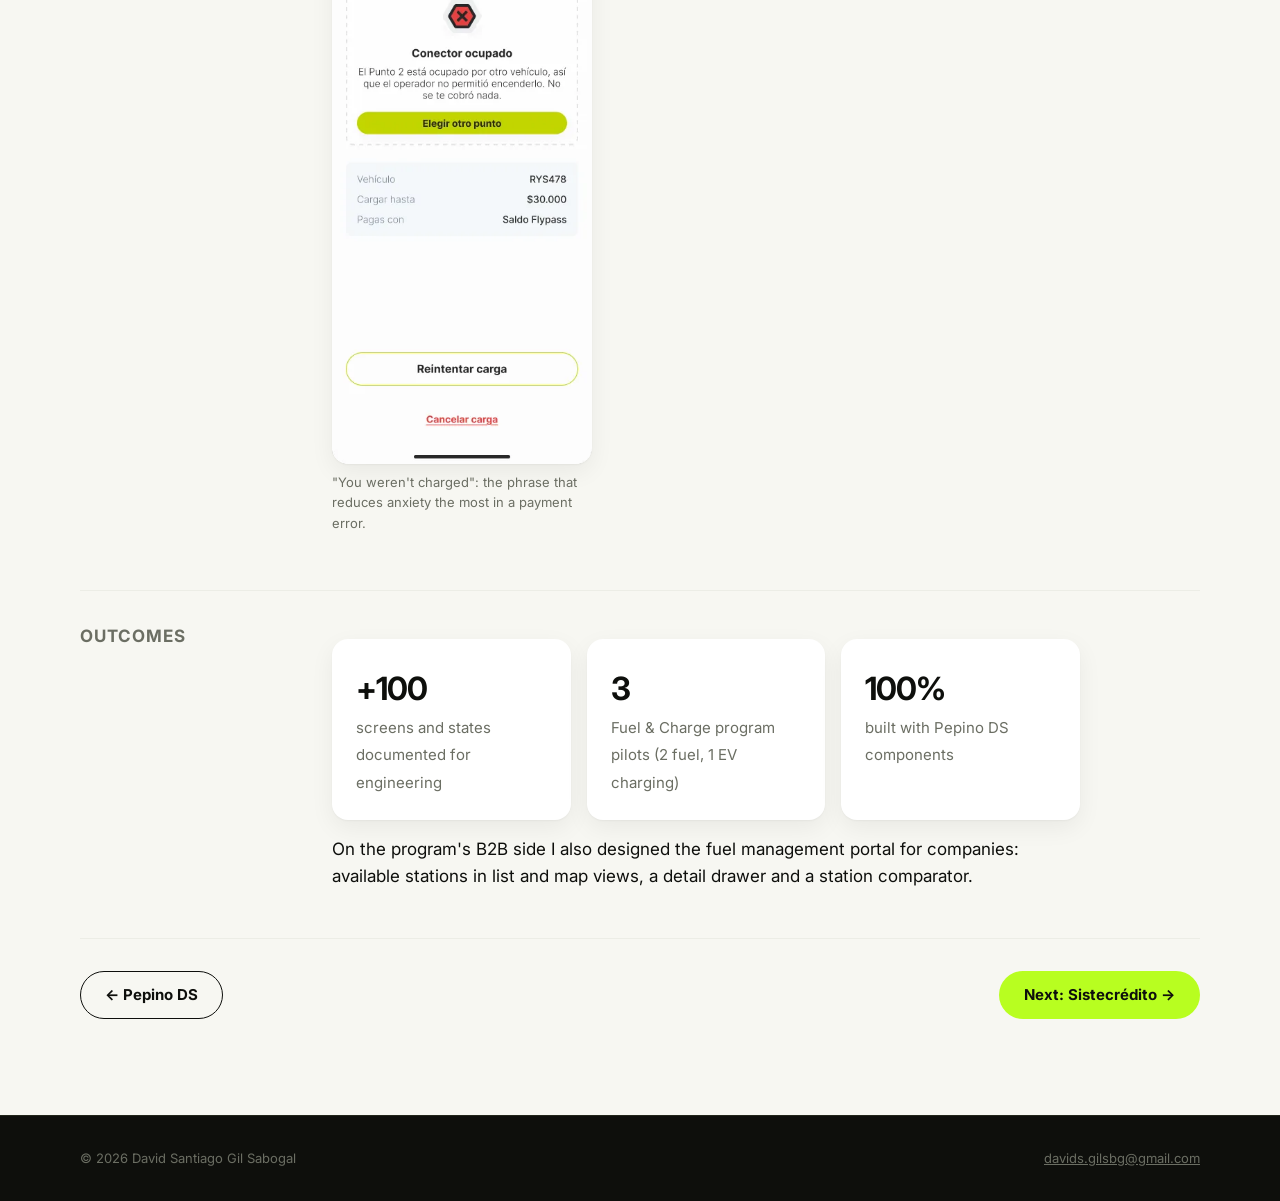
<file: en/casos/carga-electrica.html>
<!DOCTYPE html>
<html lang="en">
<head>
  <meta charset="utf-8">
  <meta name="viewport" content="width=device-width, initial-scale=1">
  <title>EV charging at Flypass · David Santiago Gil</title>
  <meta name="description" content="End-to-end design of the EV charging service in the Flypass app: map, setup, live charging, Live Activity and receipt.">
  <link rel="preconnect" href="https://fonts.googleapis.com">
  <link rel="preconnect" href="https://fonts.gstatic.com" crossorigin>
  <link href="https://fonts.googleapis.com/css2?family=Inter:wght@400;600;700;800&family=JetBrains+Mono:wght@400;600&display=swap" rel="stylesheet">
  <link rel="stylesheet" href="../../assets/css/main.css">
</head>
<body>
<a class="skip-link" href="#main">Skip to content</a>
<header class="nav"><div class="container nav__inner"><a class="nav__brand" href="../">DavGil<span>.design</span></a><div class="nav__right"><ul class="nav__links"><li><a href="../#casos">Work</a></li><li><a href="../#experiencia">Experience</a></li><li><a href="../#contacto">Contact</a></li></ul><div class="lang-switch" role="group" aria-label="Language"><a href="../../casos/carga-electrica.html" hreflang="es" lang="es">ES</a><span aria-current="true">EN</span></div></div></div></header>

<main id="main">
  <section class="cs-hero container">
    <span class="eyebrow">Flypass · Fuel &amp; Charge · 2026</span>
    <h1>Charging an EV, as simple as paying a toll</h1>
    <p>Flypass already handled tolls, parking and fuel for drivers in Colombia. The challenge was adding EV charging: a new service with third-party hardware, variable pricing and many things that can fail in the physical world.</p>
    <dl class="cs-meta">
      <div><dt>Role</dt><dd>UX Designer end-to-end</dd></div>
      <div><dt>Platform</dt><dd>App iOS / Android</dd></div>
      <div><dt>Scope</dt><dd>100+ screens and states</dd></div>
      <div><dt>Context</dt><dd>Fuel &amp; Charge program (B2B + B2C)</dd></div>
    </dl>
  </section>

  <div class="container screens" role="list" aria-label="Main flow">
    <figure role="listitem"><img src="../../assets/img/ev/home.webp" alt="Flypass home with the new EV charging entry" width="375" height="813" loading="lazy"><figcaption>1. Entry from home</figcaption></figure>
    <figure role="listitem"><img src="../../assets/img/ev/mapa.webp" alt="Station map with quick filters" width="375" height="812" loading="lazy"><figcaption>2. Map with filters</figcaption></figure>
    <figure role="listitem"><img src="../../assets/img/ev/detalle-estacion.webp" alt="Station detail with free and in-use connectors, and pricing" width="337" height="1024" loading="lazy"><figcaption>3. Detail and connector</figcaption></figure>
    <figure role="listitem"><img src="../../assets/img/ev/configurar-carga.webp" alt="Charge setup: vehicle, limit and payment method" width="375" height="832" loading="lazy"><figcaption>4. Charge setup</figcaption></figure>
    <figure role="listitem"><img src="../../assets/img/ev/carga-en-vivo.webp" alt="Live charging at 44% with energy, time and estimated cost" width="375" height="812" loading="lazy"><figcaption>5. Live charging</figcaption></figure>
    <figure role="listitem"><img src="../../assets/img/ev/live-activity.webp" alt="Lock-screen Live Activity with progress and limit" width="375" height="812" loading="lazy"><figcaption>6. Live Activity</figcaption></figure>
    <figure role="listitem"><img src="../../assets/img/ev/comprobante.webp" alt="EV charging receipt with energy and cost breakdown" width="375" height="818" loading="lazy"><figcaption>7. Receipt</figcaption></figure>
  </div>

  <div class="container cs-body">
    <section class="cs-block">
      <h2>The challenge</h2>
      <div class="cs-block__content">
        <p>Charging an EV in Colombia still raises doubts: does the station work? Is the connector compatible? How much will I pay? What happens if I leave while it's charging? Every doubt is a drop-off.</p>
        <ul>
          <li><strong>Variable pricing:</strong> you pay for energy (kWh), plus post-charge parking and a service fee.</li>
          <li><strong>Third-party hardware:</strong> the charger can be busy, fail, or not detect the cable in time.</li>
          <li><strong>Long sessions:</strong> users don't stare at the app for 30 minutes.</li>
        </ul>
      </div>
    </section>

    <section class="cs-block">
      <h2>Key decisions</h2>
      <div class="cs-block__content">
        <h3>Transparency before charging</h3>
        <p>Pricing is broken down on the station detail and again during setup. The message is explicit: "you're charged at the end, based on what you use; nothing is charged now". Users decide with full information.</p>
        <h3>Users set the limit</h3>
        <p>Users can charge to 80%, 100% or set their own limit in pesos or kWh, with range validation. They control spending without doing math.</p>
        <h3>Tracking outside the app</h3>
        <p>I designed iOS Live Activities to follow the charge from the lock screen, with rules for each goal type (percentage, pesos or kWh) and push notifications at every milestone: start, progress, payment and close.</p>
        <h3>A visual system for the map</h3>
        <figure class="figure-wide" style="max-width:340px"><img src="../../assets/img/ev/pines.webp" alt="Charging-station pin matrix by status, power and whether it accepts Flypass payment" width="348" height="600" loading="lazy"><figcaption>Pins by payment method, status (open, closing soon, closed) and power (1 to 4 bolts).</figcaption></figure>
      </div>
    </section>

    <section class="cs-block">
      <h2>Designing for failure</h2>
      <div class="cs-block__content">
        <p>A big part of the work was edge states: network error, cable not connected in time, busy charger, charger failure, no signal while charging, outstanding balance and payment retry. Each one says what happened, whether anything was charged and what to do next.</p>
        <figure class="figure-wide" style="max-width:260px"><img src="../../assets/img/ev/error-ocupado.webp" alt="Error state: connector busy, you weren't charged, choose another point" width="375" height="885" loading="lazy"><figcaption>"You weren't charged": the phrase that reduces anxiety the most in a payment error.</figcaption></figure>
      </div>
    </section>

    <section class="cs-block">
      <h2>Outcomes</h2>
      <div class="cs-block__content">
        <div class="results">
          <div><b>+100</b><span>screens and states documented for engineering</span></div>
          <div><b>3</b><span>Fuel &amp; Charge program pilots (2 fuel, 1 EV charging)</span></div>
          <div><b>100%</b><span>built with Pepino DS components</span></div>
        </div>
        <p>On the program's B2B side I also designed the fuel management portal for companies: available stations in list and map views, a detail drawer and a station comparator.</p>
      </div>
    </section>

    <nav class="next" aria-label="Case navigation"><a class="btn btn--ghost" href="pepino-ai-first.html">← Pepino DS</a><a class="btn btn--primary" href="sistecredito-pagos.html">Next: Sistecrédito →</a></nav>
  </div>
</main>
<footer class="footer"><div class="container"><span>© 2026 David Santiago Gil Sabogal</span><a href="mailto:davids.gilsbg@gmail.com">davids.gilsbg@gmail.com</a></div></footer>
<script src="../../assets/js/main.js" defer></script>
</body>
</html>
</file>
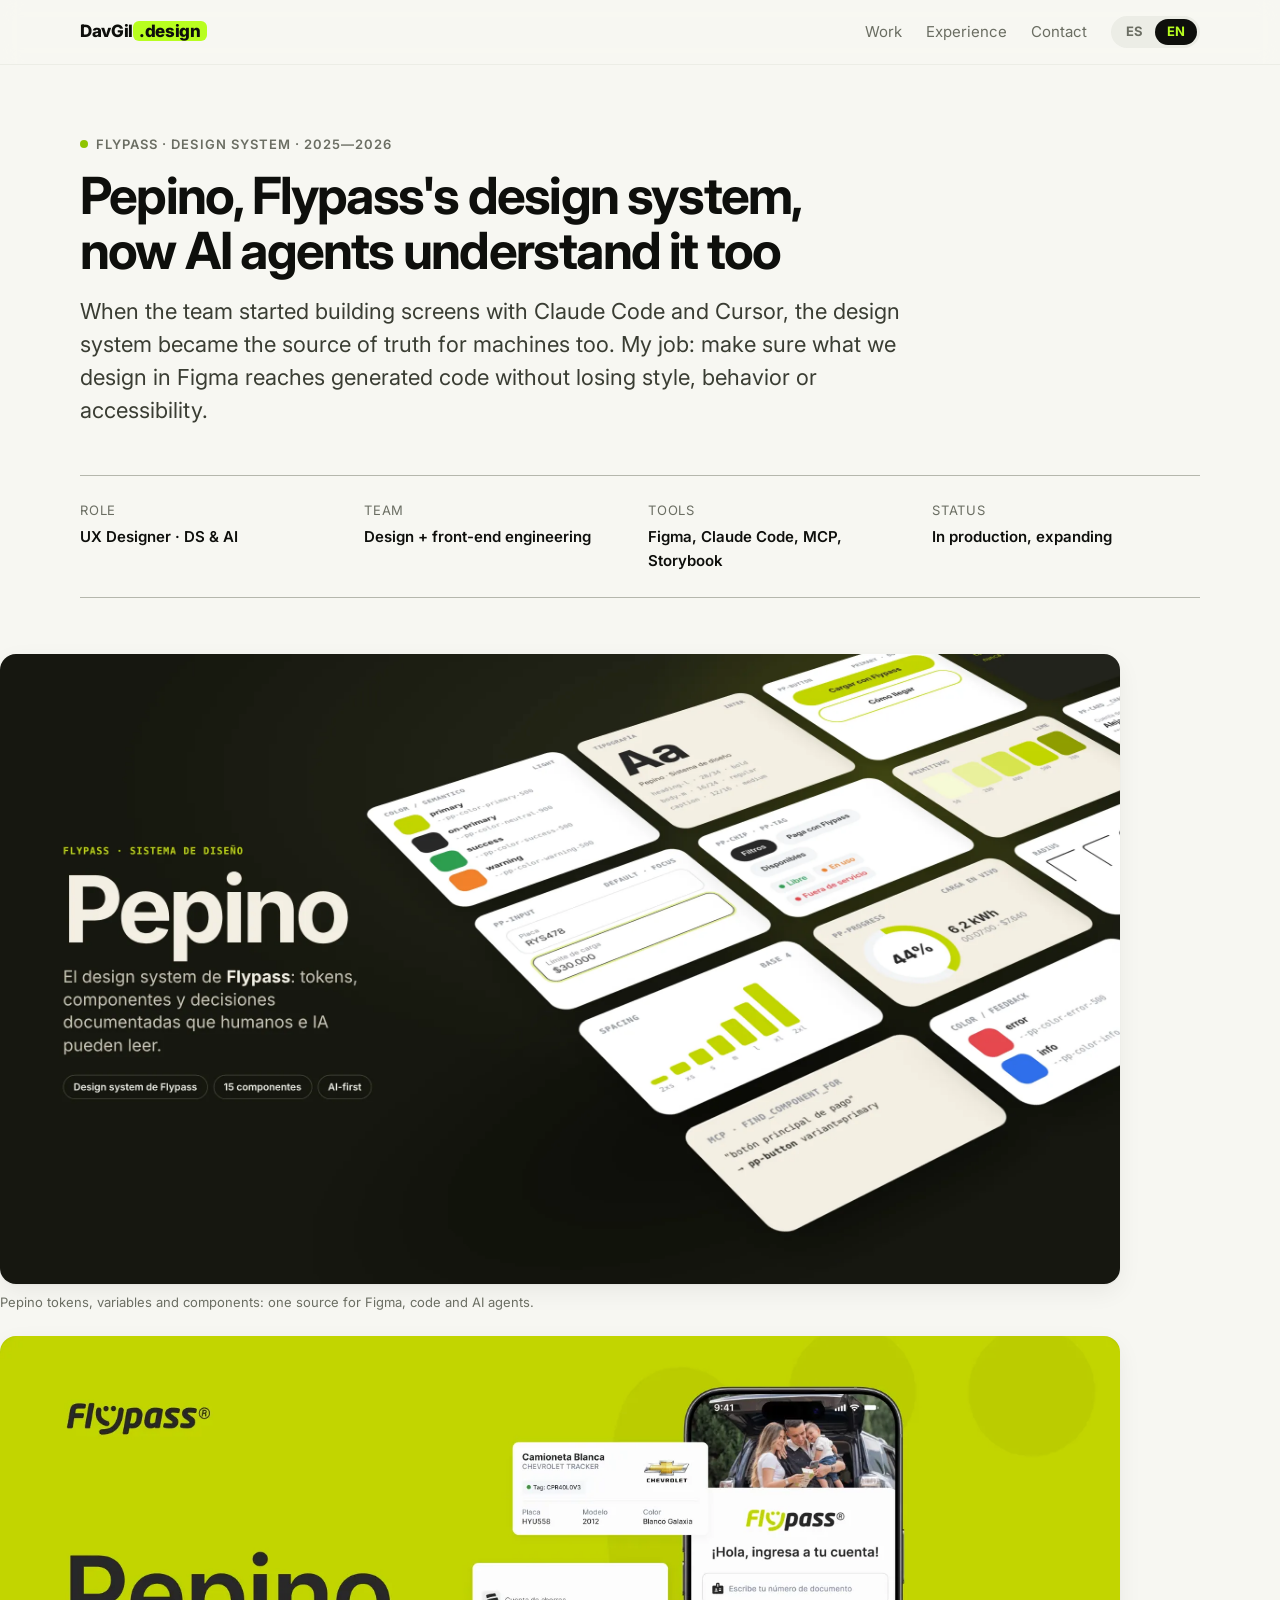
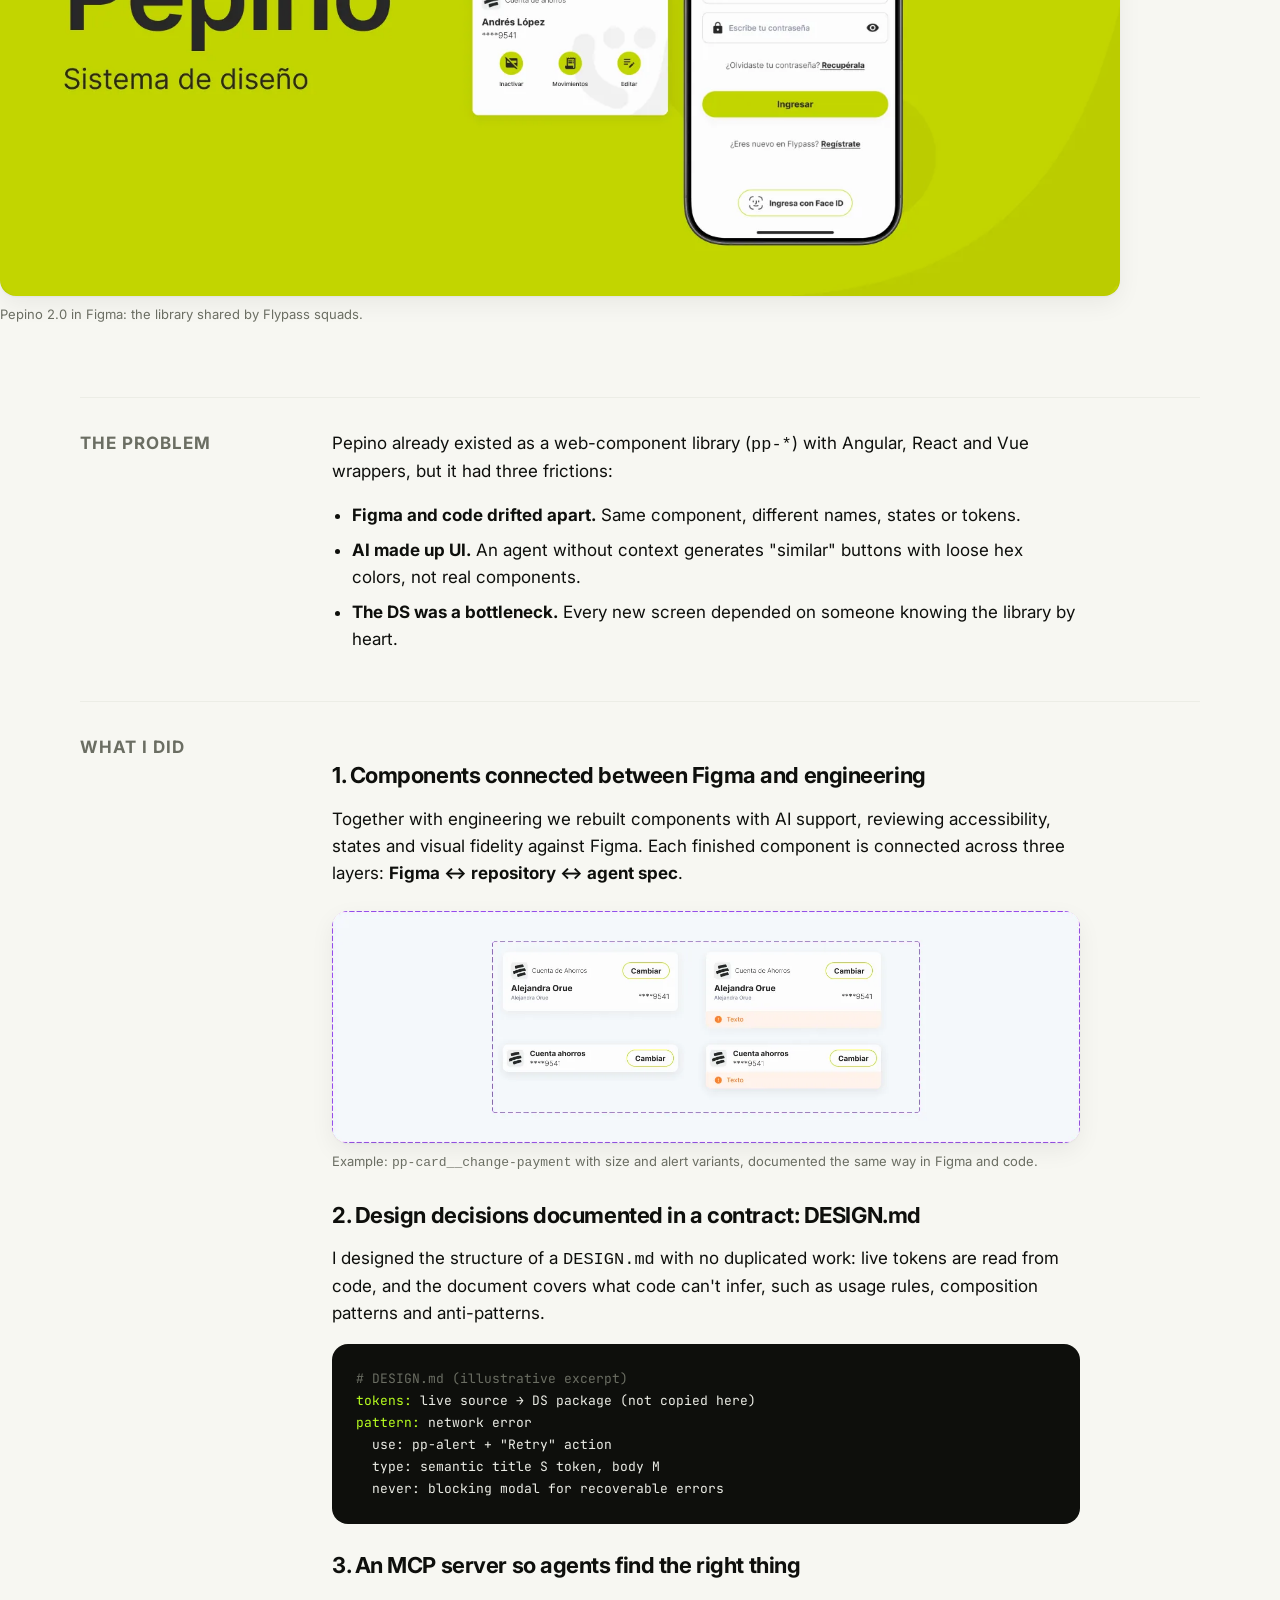
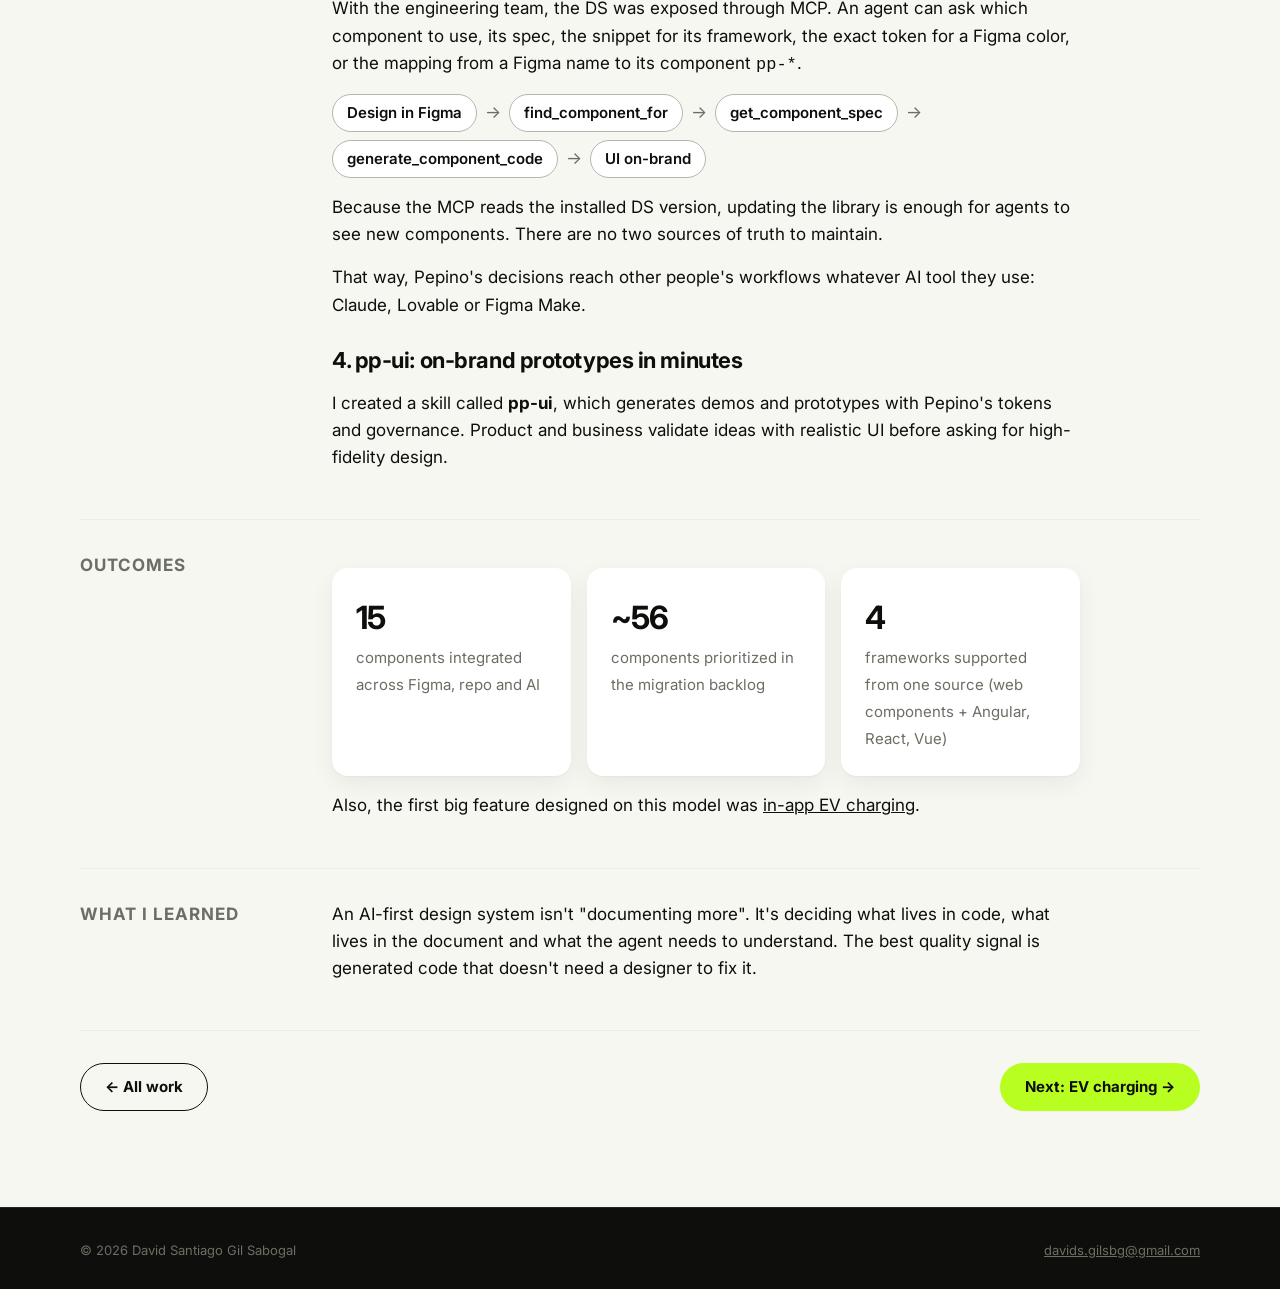
<file: en/casos/pepino-ai-first.html>
<!DOCTYPE html>
<html lang="en">
<head>
  <meta charset="utf-8">
  <meta name="viewport" content="width=device-width, initial-scale=1">
  <title>Pepino DS AI-first · David Santiago Gil</title>
  <meta property="og:title" content="Pepino · Design system de Flypass, AI-first">
  <meta property="og:description" content="Flypass's design system, built for AI: Figma–code connected components and design decisions documented for agents.">
  <meta property="og:image" content="https://davgil-design.github.io/assets/img/og-pepino.jpg">
  <meta property="og:url" content="https://davgil-design.github.io/en/casos/pepino-ai-first.html">
  <meta name="description" content="How we took Flypass's Pepino design system AI-first: components, tokens and a contract AI agents can read.">
  <link rel="preconnect" href="https://fonts.googleapis.com">
  <link rel="preconnect" href="https://fonts.gstatic.com" crossorigin>
  <link href="https://fonts.googleapis.com/css2?family=Inter:wght@400;600;700;800&family=JetBrains+Mono:wght@400;600&display=swap" rel="stylesheet">
  <link rel="stylesheet" href="../../assets/css/main.css">
</head>
<body>
<a class="skip-link" href="#main">Skip to content</a>
<header class="nav"><div class="container nav__inner"><a class="nav__brand" href="../">DavGil<span>.design</span></a><div class="nav__right"><ul class="nav__links"><li><a href="../#casos">Work</a></li><li><a href="../#experiencia">Experience</a></li><li><a href="../#contacto">Contact</a></li></ul><div class="lang-switch" role="group" aria-label="Language"><a href="../../casos/pepino-ai-first.html" hreflang="es" lang="es">ES</a><span aria-current="true">EN</span></div></div></div></header>

<main id="main">
  <section class="cs-hero container">
    <span class="eyebrow">Flypass · Design System · 2025—2026</span>
    <h1>Pepino, Flypass's design system, now AI agents understand it too</h1>
    <p>When the team started building screens with Claude Code and Cursor, the design system became the source of truth for machines too. My job: make sure what we design in Figma reaches generated code without losing style, behavior or accessibility.</p>
    <dl class="cs-meta">
      <div><dt>Role</dt><dd>UX Designer · DS &amp; AI</dd></div>
      <div><dt>Team</dt><dd>Design + front-end engineering</dd></div>
      <div><dt>Tools</dt><dd>Figma, Claude Code, MCP, Storybook</dd></div>
      <div><dt>Status</dt><dd>In production, expanding</dd></div>
    </dl>
  </section>

  <figure class="container figure-wide"><img src="../../assets/img/pepino/hero-ds.webp" alt="Perspective composition of the Pepino design system: color tokens, typography, spacing, radii and components" width="2400" height="1350"><figcaption>Pepino tokens, variables and components: one source for Figma, code and AI agents.</figcaption></figure>
  <figure class="container figure-wide"><img src="../../assets/img/pepino/cover.webp" alt="Pepino cover in Figma with vehicle and account cards and a login screen" width="1600" height="800" loading="lazy"><figcaption>Pepino 2.0 in Figma: the library shared by Flypass squads.</figcaption></figure>

  <div class="container cs-body">
    <section class="cs-block">
      <h2>The problem</h2>
      <div class="cs-block__content">
        <p>Pepino already existed as a web-component library (<code>pp-*</code>) with Angular, React and Vue wrappers, but it had three frictions:</p>
        <ul>
          <li><strong>Figma and code drifted apart.</strong> Same component, different names, states or tokens.</li>
          <li><strong>AI made up UI.</strong> An agent without context generates "similar" buttons with loose hex colors, not real components.</li>
          <li><strong>The DS was a bottleneck.</strong> Every new screen depended on someone knowing the library by heart.</li>
        </ul>
      </div>
    </section>

    <section class="cs-block">
      <h2>What I did</h2>
      <div class="cs-block__content">
        <h3>1. Components connected between Figma and engineering</h3>
        <p>Together with engineering we rebuilt components with AI support, reviewing accessibility, states and visual fidelity against Figma. Each finished component is connected across three layers: <strong>Figma ↔ repository ↔ agent spec</strong>.</p>
        <figure class="figure-wide"><img src="../../assets/img/pepino/card-variants.webp" alt="pp-card change-payment variants: large and small, with and without alert" loading="lazy" width="1429" height="443"><figcaption>Example: <code>pp-card__change-payment</code> with size and alert variants, documented the same way in Figma and code.</figcaption></figure>

        <h3>2. Design decisions documented in a contract: DESIGN.md</h3>
        <p>I designed the structure of a <code>DESIGN.md</code> with no duplicated work: live tokens are read from code, and the document covers what code can't infer, such as usage rules, composition patterns and anti-patterns.</p>
<pre class="code"><span class="c"># DESIGN.md (illustrative excerpt)</span>
<span class="k">tokens:</span> live source → DS package (not copied here)
<span class="k">pattern:</span> network error
  use: pp-alert + "Retry" action
  type: semantic title S token, body M
  never: blocking modal for recoverable errors</pre>

        <h3>3. An MCP server so agents find the right thing</h3>
        <p>With the engineering team, the DS was exposed through MCP. An agent can ask which component to use, its spec, the snippet for its framework, the exact token for a Figma color, or the mapping from a Figma name to its component <code>pp-*</code>.</p>
        <div class="flow" aria-label="Figma to code flow"><span>Design in Figma</span><i>→</i><span>find_component_for</span><i>→</i><span>get_component_spec</span><i>→</i><span>generate_component_code</span><i>→</i><span>UI on-brand</span></div>
        <p>Because the MCP reads the installed DS version, updating the library is enough for agents to see new components. There are no two sources of truth to maintain.</p>
        <p>That way, Pepino's decisions reach other people's workflows whatever AI tool they use: Claude, Lovable or Figma Make.</p>

        <h3>4. pp-ui: on-brand prototypes in minutes</h3>
        <p>I created a skill called <strong>pp-ui</strong>, which generates demos and prototypes with Pepino's tokens and governance. Product and business validate ideas with realistic UI before asking for high-fidelity design.</p>
      </div>
    </section>

    <section class="cs-block">
      <h2>Outcomes</h2>
      <div class="cs-block__content">
        <div class="results">
          <div><b>15</b><span>components integrated across Figma, repo and AI</span></div>
          <div><b>~56</b><span>components prioritized in the migration backlog</span></div>
          <div><b>4</b><span>frameworks supported from one source (web components + Angular, React, Vue)</span></div>
        </div>
        <p>Also, the first big feature designed on this model was <a href="carga-electrica.html">in-app EV charging</a>.</p>
      </div>
    </section>

    <section class="cs-block">
      <h2>What I learned</h2>
      <div class="cs-block__content">
        <p>An AI-first design system isn't "documenting more". It's deciding what lives in code, what lives in the document and what the agent needs to understand. The best quality signal is generated code that doesn't need a designer to fix it.</p>
      </div>
    </section>

    <nav class="next" aria-label="Case navigation"><a class="btn btn--ghost" href="../#casos">← All work</a><a class="btn btn--primary" href="carga-electrica.html">Next: EV charging →</a></nav>
  </div>
</main>
<footer class="footer"><div class="container"><span>© 2026 David Santiago Gil Sabogal</span><a href="mailto:davids.gilsbg@gmail.com">davids.gilsbg@gmail.com</a></div></footer>
<script src="../../assets/js/main.js" defer></script>
</body>
</html>
</file>
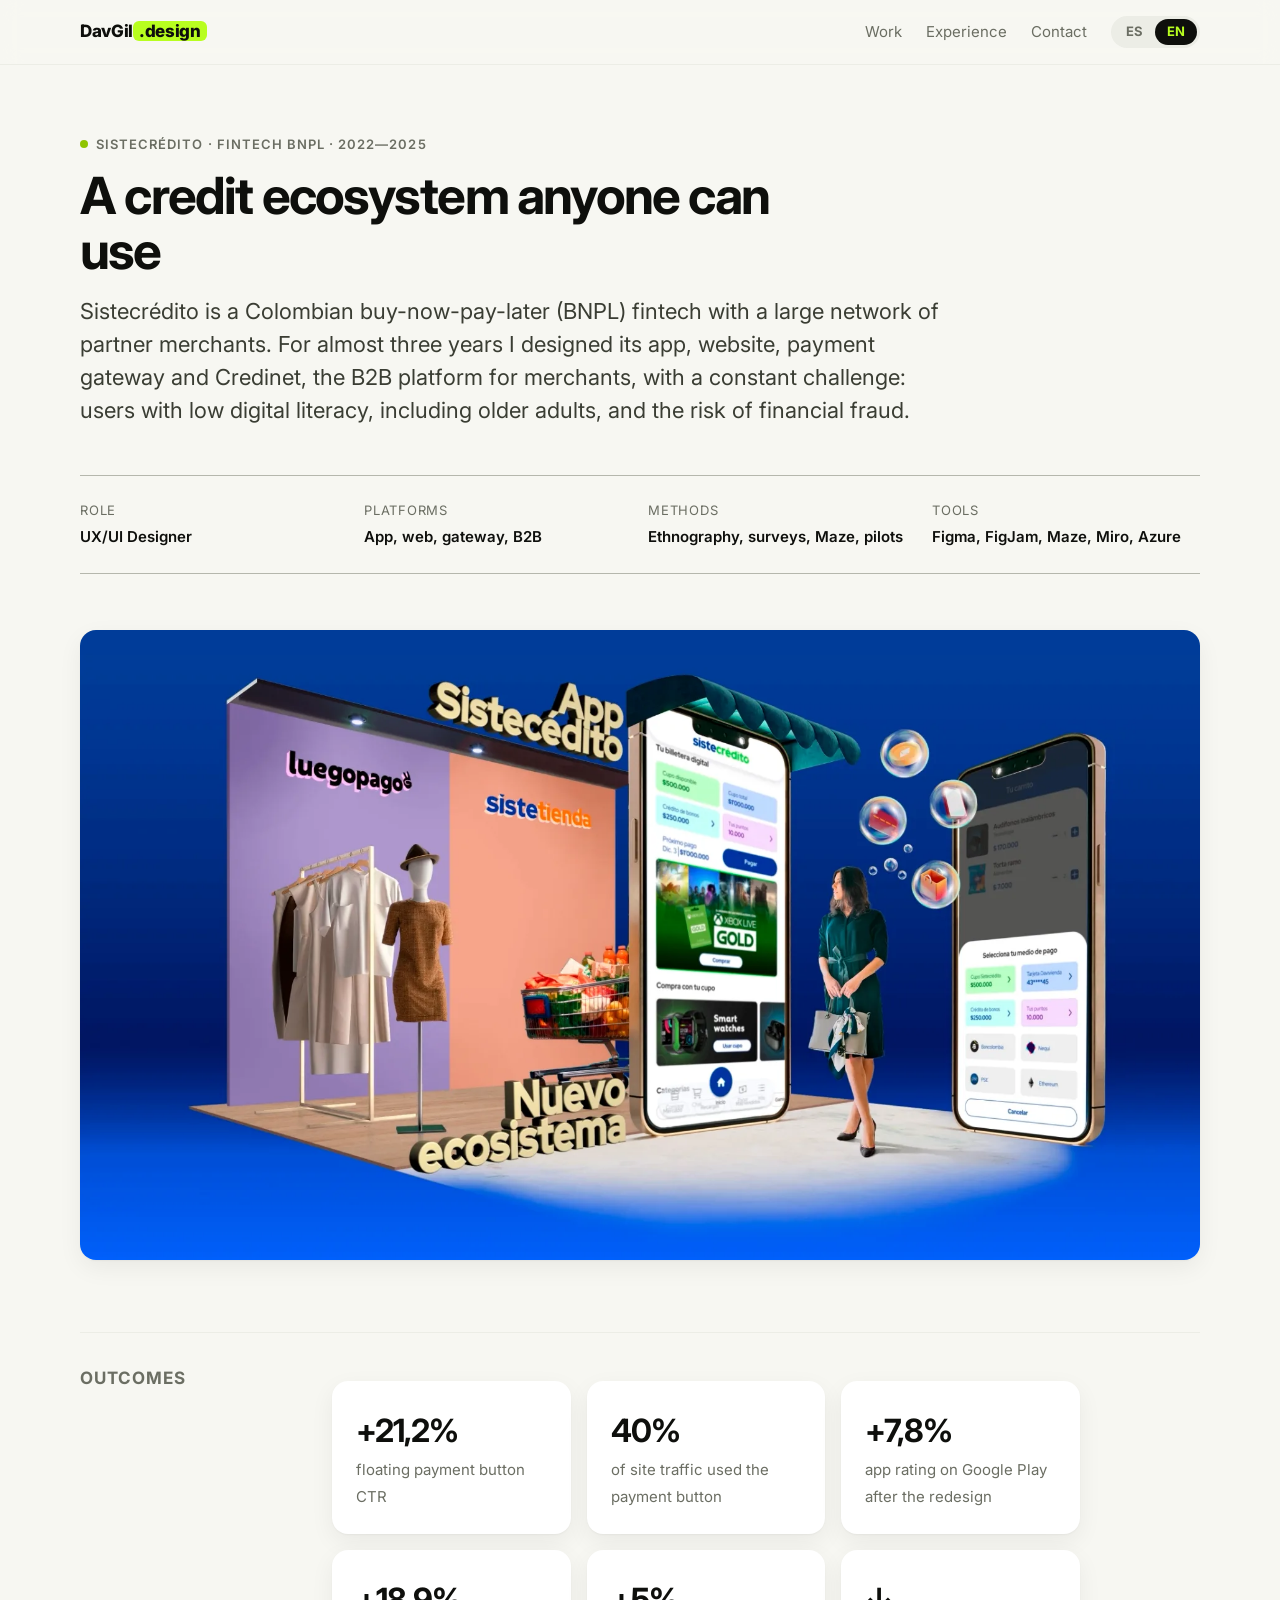
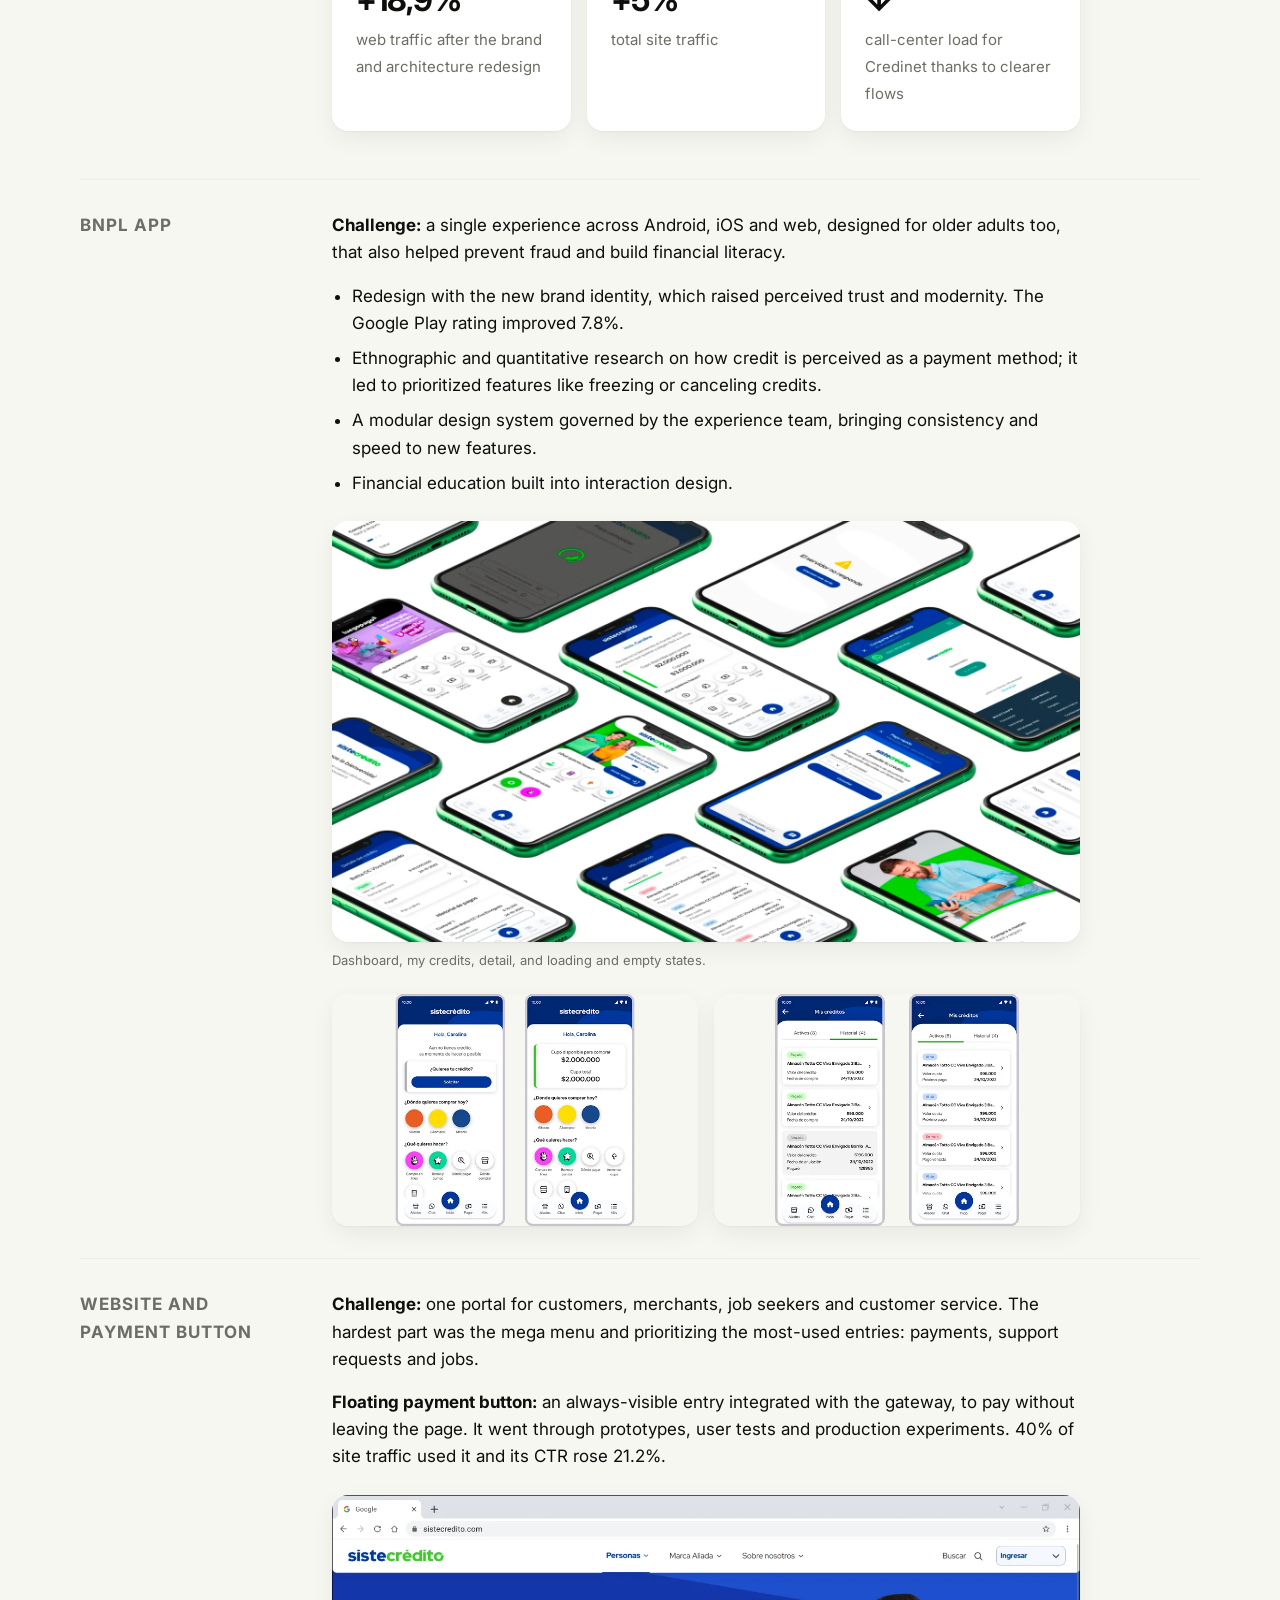
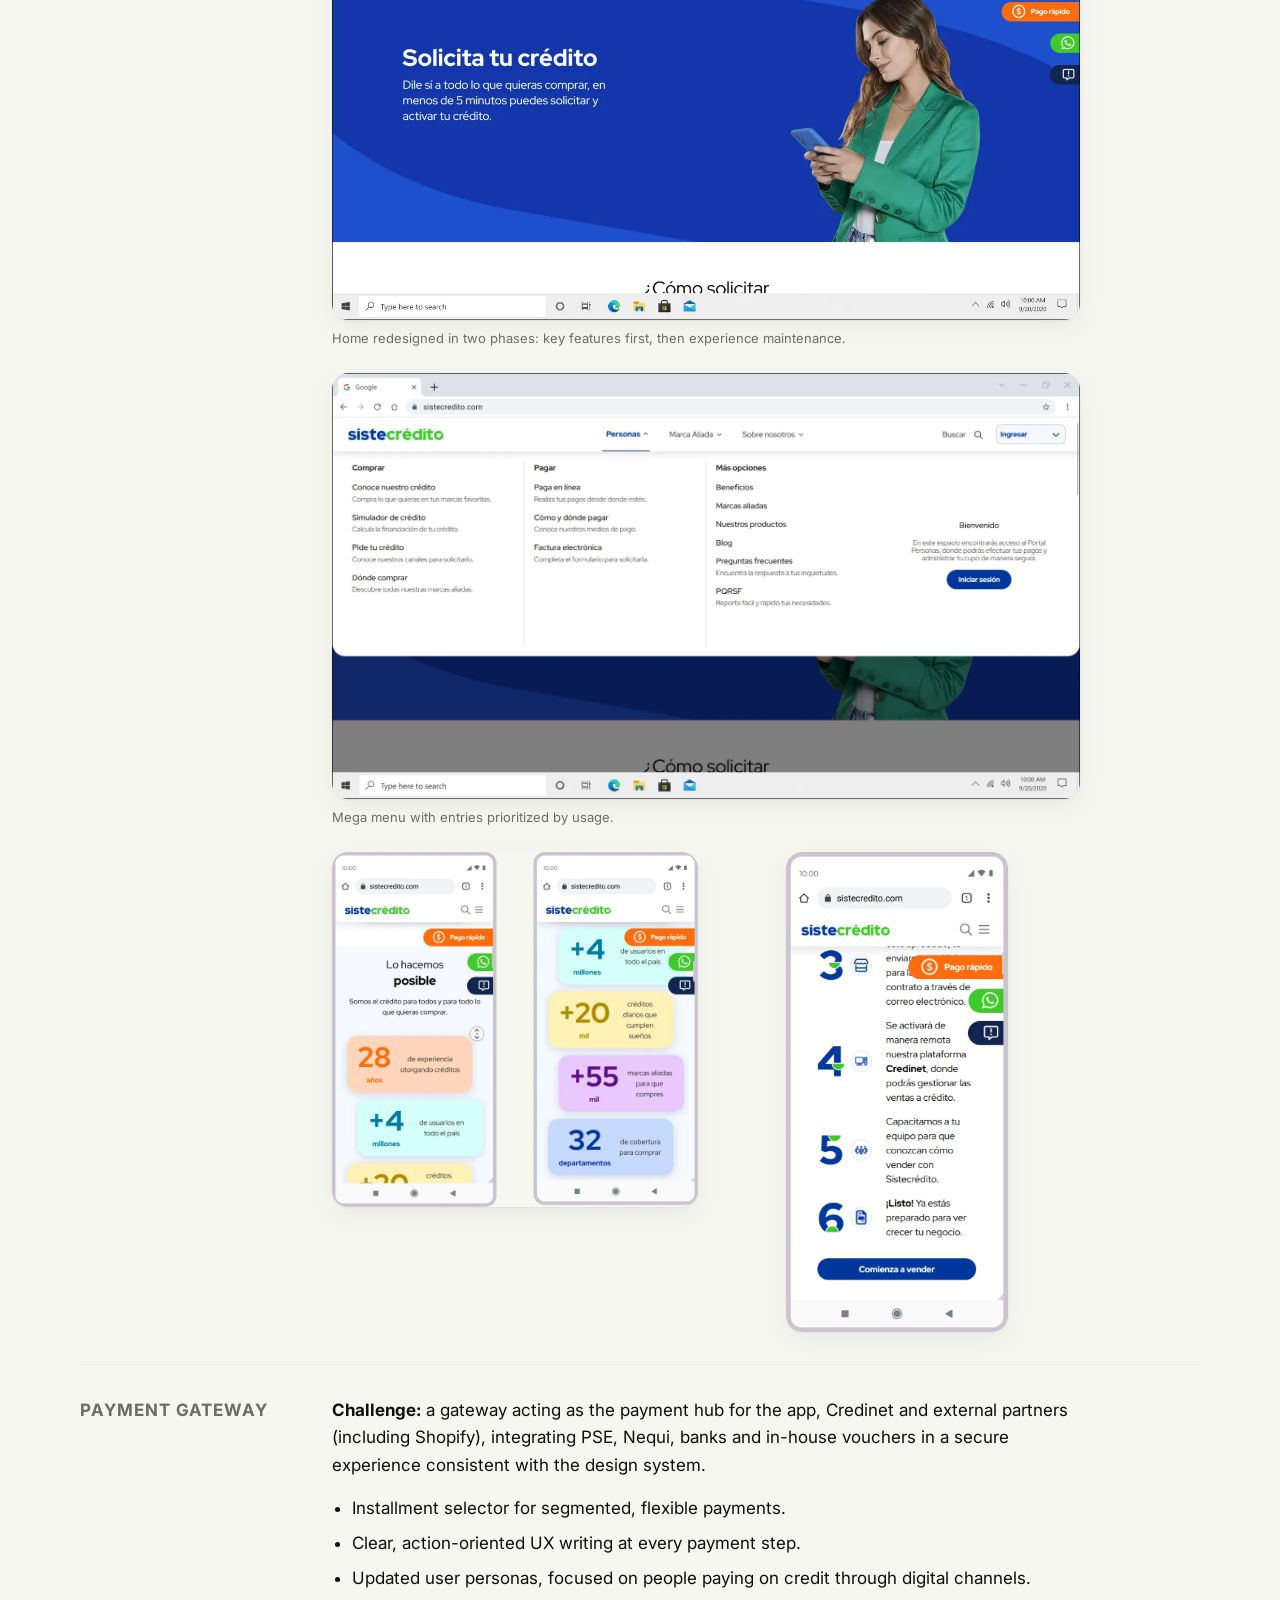
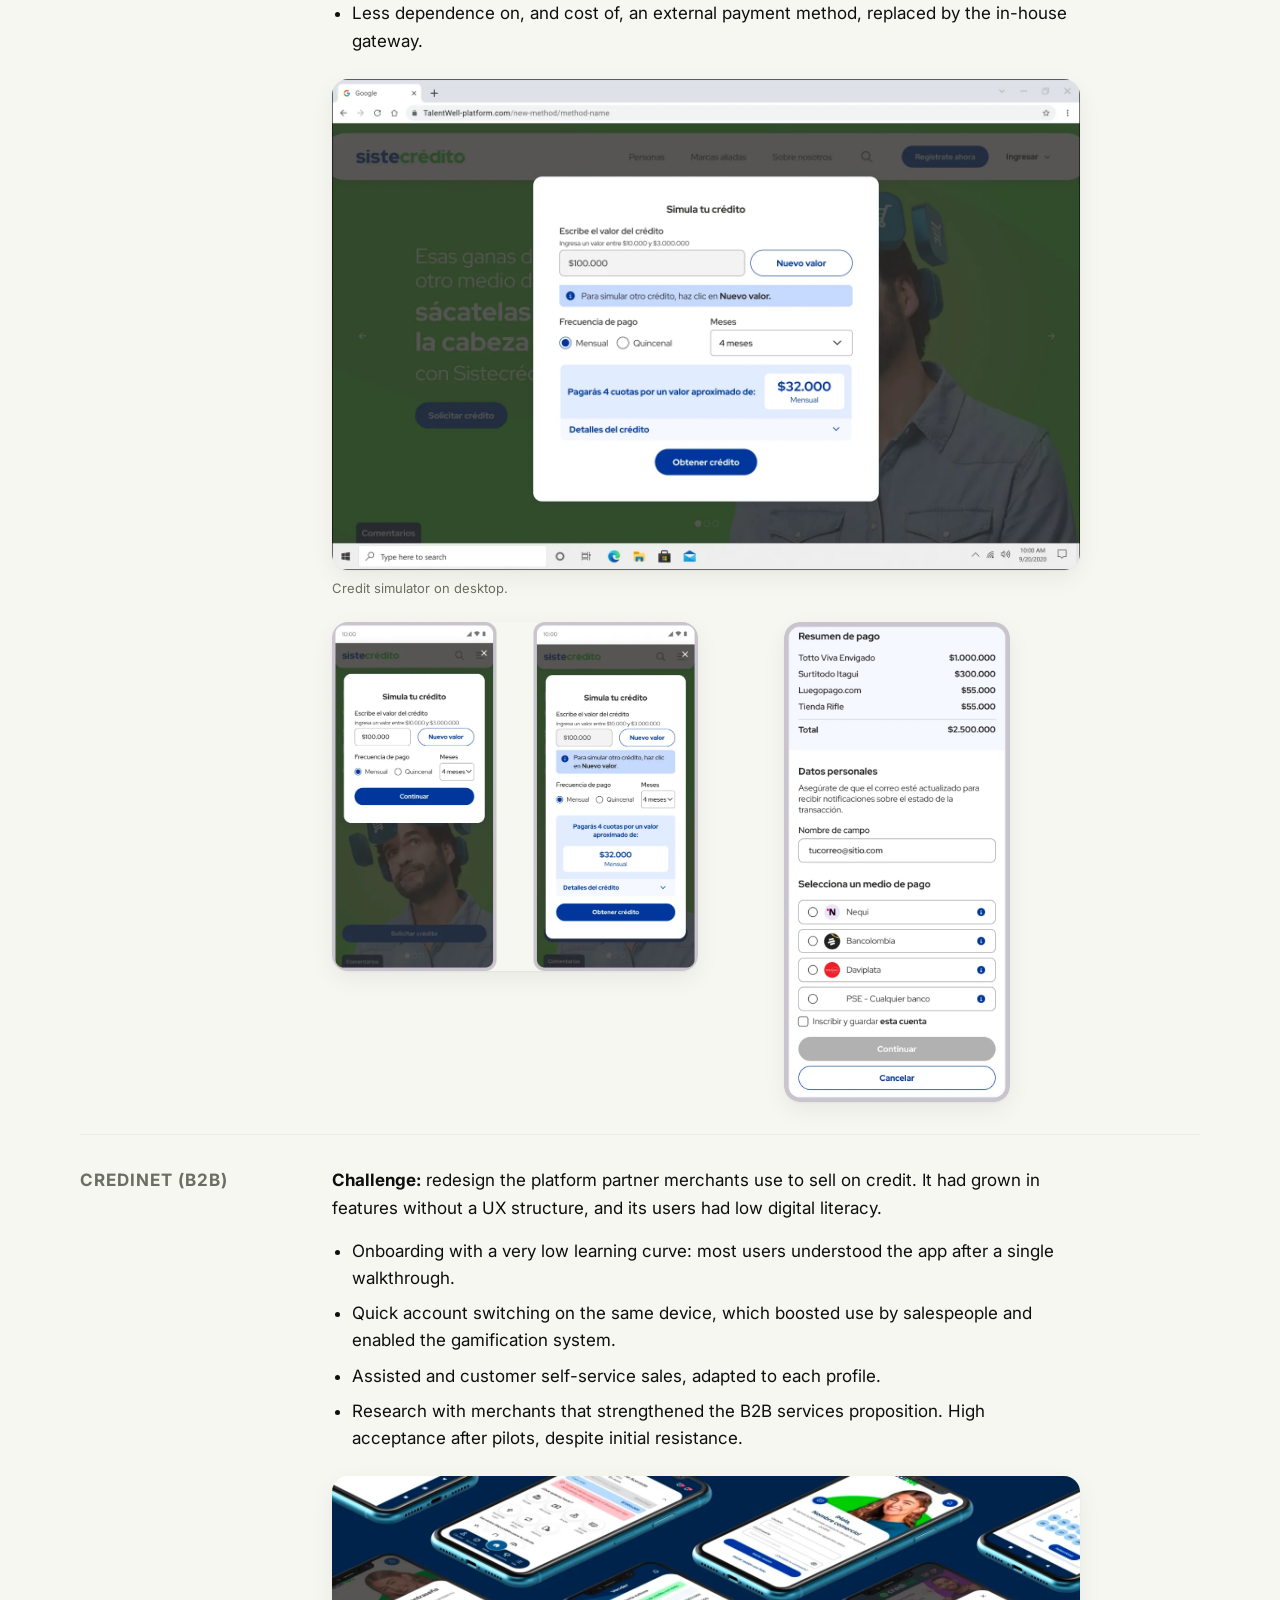
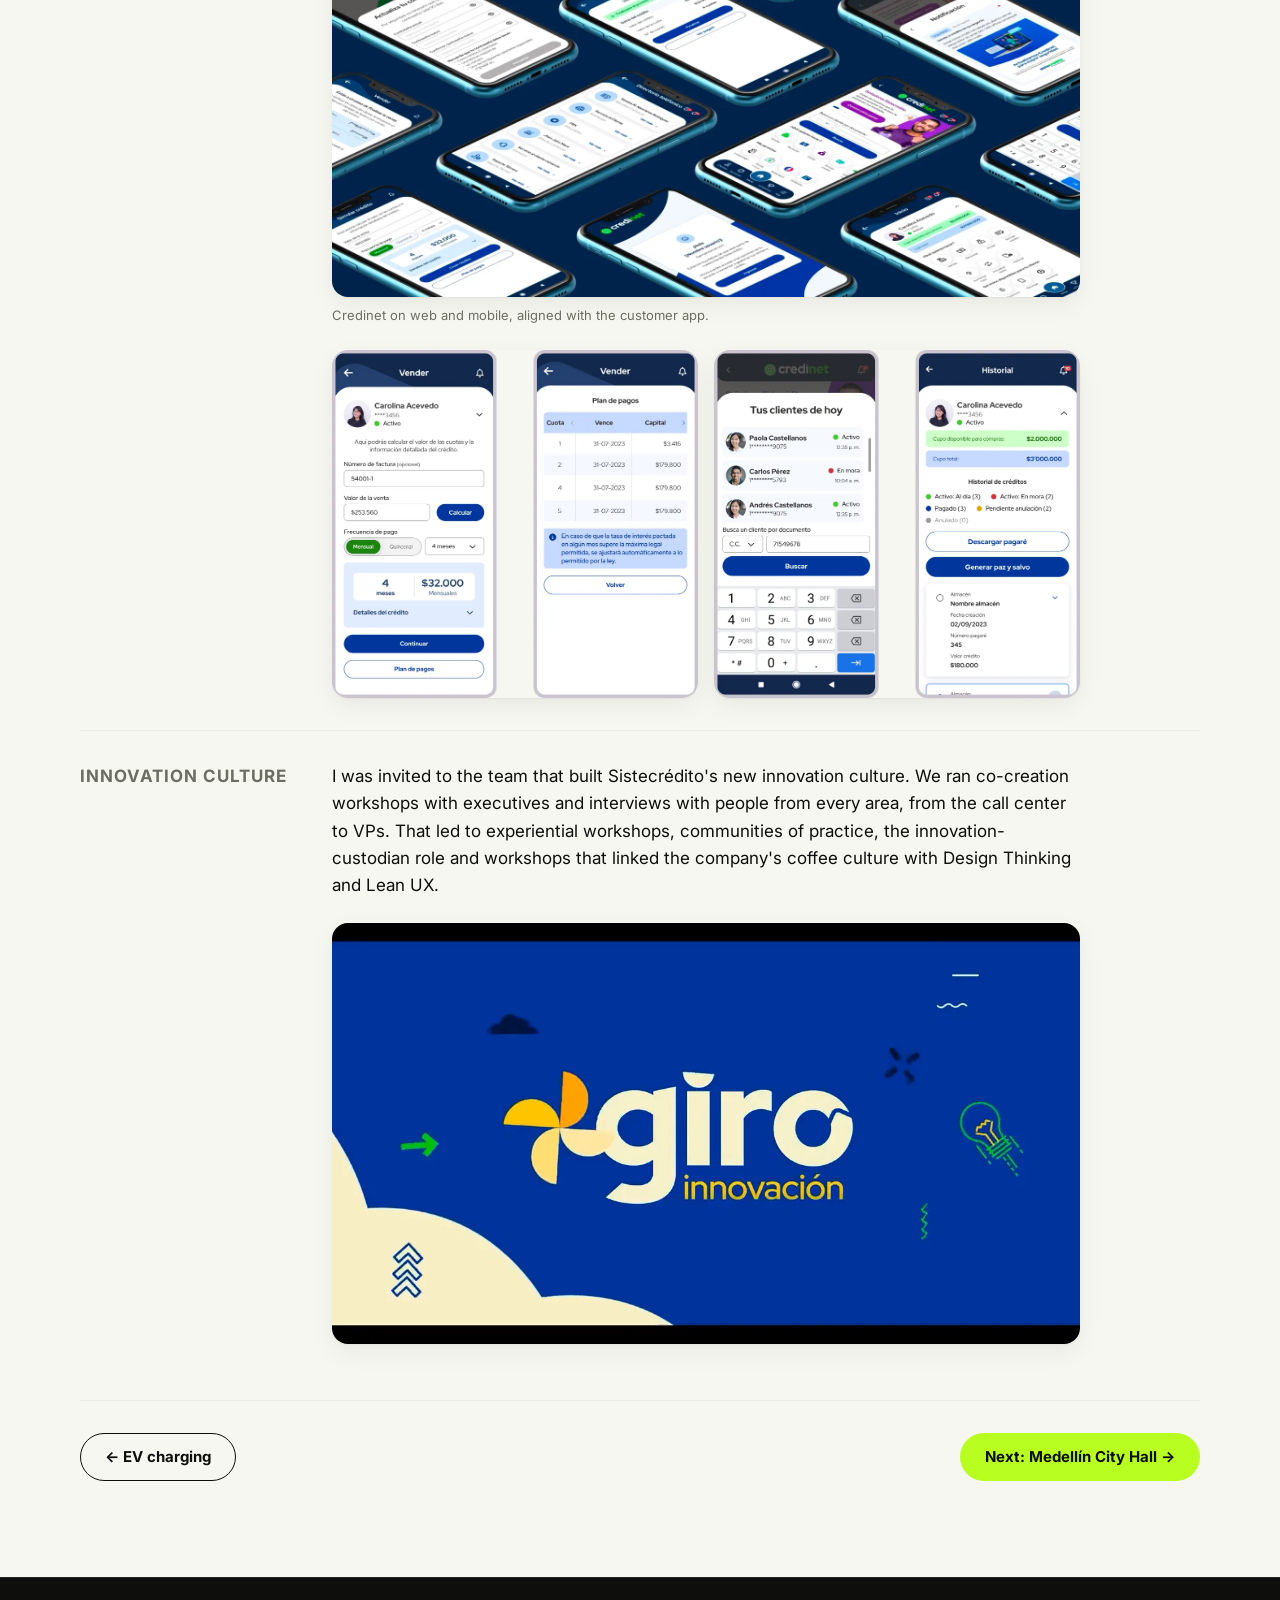
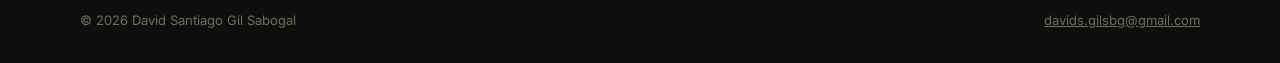
<file: en/casos/sistecredito-pagos.html>
<!DOCTYPE html>
<html lang="en">
<head>
  <meta charset="utf-8">
  <meta name="viewport" content="width=device-width, initial-scale=1">
  <title>Sistecrédito · BNPL ecosystem · David Santiago Gil</title>
  <meta name="description" content="Redesign of Sistecrédito's BNPL app and web and a floating payment button: +21.2% CTR, 40% of traffic, +7.8% Google Play rating.">
  <link rel="preconnect" href="https://fonts.googleapis.com">
  <link rel="preconnect" href="https://fonts.gstatic.com" crossorigin>
  <link href="https://fonts.googleapis.com/css2?family=Inter:wght@400;600;700;800&family=JetBrains+Mono:wght@400;600&display=swap" rel="stylesheet">
  <link rel="stylesheet" href="../../assets/css/main.css">
</head>
<body>
<a class="skip-link" href="#main">Skip to content</a>
<header class="nav"><div class="container nav__inner"><a class="nav__brand" href="../">DavGil<span>.design</span></a><div class="nav__right"><ul class="nav__links"><li><a href="../#casos">Work</a></li><li><a href="../#experiencia">Experience</a></li><li><a href="../#contacto">Contact</a></li></ul><div class="lang-switch" role="group" aria-label="Language"><a href="../../casos/sistecredito-pagos.html" hreflang="es" lang="es">ES</a><span aria-current="true">EN</span></div></div></div></header>

<main id="main">
  <section class="cs-hero container">
    <span class="eyebrow">Sistecrédito · Fintech BNPL · 2022—2025</span>
    <h1>A credit ecosystem anyone can use</h1>
    <p>Sistecrédito is a Colombian buy-now-pay-later (BNPL) fintech with a large network of partner merchants. For almost three years I designed its app, website, payment gateway and Credinet, the B2B platform for merchants, with a constant challenge: users with low digital literacy, including older adults, and the risk of financial fraud.</p>
    <dl class="cs-meta">
      <div><dt>Role</dt><dd>UX/UI Designer</dd></div>
      <div><dt>Platforms</dt><dd>App, web, gateway, B2B</dd></div>
      <div><dt>Methods</dt><dd>Ethnography, surveys, Maze, pilots</dd></div>
      <div><dt>Tools</dt><dd>Figma, FigJam, Maze, Miro, Azure</dd></div>
    </dl>
  </section>

  <div class="container"><figure class="figure-wide"><img src="../../assets/img/siste/app-hero.webp" alt="Sistecrédito app on several devices on a branded set" width="1800" height="1013"></figure></div>

  <div class="container cs-body">
    <section class="cs-block">
      <h2>Outcomes</h2>
      <div class="cs-block__content">
        <div class="results">
          <div><b>+21,2%</b><span>floating payment button CTR</span></div>
          <div><b>40%</b><span>of site traffic used the payment button</span></div>
          <div><b>+7,8%</b><span>app rating on Google Play after the redesign</span></div>
        </div>
        <div class="results">
          <div><b>+18,9%</b><span>web traffic after the brand and architecture redesign</span></div>
          <div><b>+5%</b><span>total site traffic</span></div>
          <div><b>↓</b><span>call-center load for Credinet thanks to clearer flows</span></div>
        </div>
      </div>
    </section>

    <section class="cs-block">
      <h2>BNPL app</h2>
      <div class="cs-block__content">
        <p><strong>Challenge:</strong> a single experience across Android, iOS and web, designed for older adults too, that also helped prevent fraud and build financial literacy.</p>
        <ul>
          <li>Redesign with the new brand identity, which raised perceived trust and modernity. The Google Play rating improved 7.8%.</li>
          <li>Ethnographic and quantitative research on how credit is perceived as a payment method; it led to prioritized features like freezing or canceling credits.</li>
          <li>A modular design system governed by the experience team, bringing consistency and speed to new features.</li>
          <li>Financial education built into interaction design.</li>
        </ul>
        <figure class="figure-wide"><img src="../../assets/img/siste/app-mosaico.webp" alt="Mosaic of Sistecrédito app screens: home, my credits and detail" width="1600" height="900" loading="lazy"><figcaption>Dashboard, my credits, detail, and loading and empty states.</figcaption></figure>
        <div class="pair"><figure class="figure-wide"><img src="../../assets/img/siste/app-dashboard.webp" alt="App dashboard screens" width="672" height="426" loading="lazy"></figure><figure class="figure-wide"><img src="../../assets/img/siste/app-estados.webp" alt="Loading and empty state screens" width="672" height="426" loading="lazy"></figure></div>
      </div>
    </section>

    <section class="cs-block">
      <h2>Website and payment button</h2>
      <div class="cs-block__content">
        <p><strong>Challenge:</strong> one portal for customers, merchants, job seekers and customer service. The hardest part was the mega menu and prioritizing the most-used entries: payments, support requests and jobs.</p>
        <p><strong>Floating payment button:</strong> an always-visible entry integrated with the gateway, to pay without leaving the page. It went through prototypes, user tests and production experiments. 40% of site traffic used it and its CTR rose 21.2%.</p>
        <figure class="figure-wide"><img src="../../assets/img/siste/home.webp" alt="Sistecrédito website home with the apply-for-credit entry" width="1400" height="796" loading="lazy"><figcaption>Home redesigned in two phases: key features first, then experience maintenance.</figcaption></figure>
        <figure class="figure-wide"><img src="../../assets/img/siste/web-megamenu.webp" alt="Website mega menu with prioritized access to payments, support requests and jobs" width="1600" height="913" loading="lazy"><figcaption>Mega menu with entries prioritized by usage.</figcaption></figure>
        <div class="pair"><figure class="figure-wide"><img src="../../assets/img/siste/web-beneficios.webp" alt="Benefits page on mobile" width="900" height="872" loading="lazy"></figure><figure class="figure-wide"><img src="../../assets/img/siste/web-comercios.webp" alt="Merchants page on mobile" width="600" height="1299" loading="lazy"></figure></div>
      </div>
    </section>

    <section class="cs-block">
      <h2>Payment gateway</h2>
      <div class="cs-block__content">
        <p><strong>Challenge:</strong> a gateway acting as the payment hub for the app, Credinet and external partners (including Shopify), integrating PSE, Nequi, banks and in-house vouchers in a secure experience consistent with the design system.</p>
        <ul>
          <li>Installment selector for segmented, flexible payments.</li>
          <li>Clear, action-oriented UX writing at every payment step.</li>
          <li>Updated user personas, focused on people paying on credit through digital channels.</li>
          <li>Less dependence on, and cost of, an external payment method, replaced by the in-house gateway.</li>
        </ul>
        <figure class="figure-wide"><img src="../../assets/img/siste/pasarela-simulador.webp" alt="Gateway credit simulator on desktop" width="1600" height="1050" loading="lazy"><figcaption>Credit simulator on desktop.</figcaption></figure>
        <div class="pair"><figure class="figure-wide"><img src="../../assets/img/siste/pasarela-simulador-movil.webp" alt="Credit simulator on mobile" width="900" height="857" loading="lazy"></figure><figure class="figure-wide"><img src="../../assets/img/siste/pasarela-pago.webp" alt="Payment flow on mobile" width="600" height="1270" loading="lazy"></figure></div>
      </div>
    </section>

    <section class="cs-block">
      <h2>Credinet (B2B)</h2>
      <div class="cs-block__content">
        <p><strong>Challenge:</strong> redesign the platform partner merchants use to sell on credit. It had grown in features without a UX structure, and its users had low digital literacy.</p>
        <ul>
          <li>Onboarding with a very low learning curve: most users understood the app after a single walkthrough.</li>
          <li>Quick account switching on the same device, which boosted use by salespeople and enabled the gamification system.</li>
          <li>Assisted and customer self-service sales, adapted to each profile.</li>
          <li>Research with merchants that strengthened the B2B services proposition. High acceptance after pilots, despite initial resistance.</li>
        </ul>
        <figure class="figure-wide"><img src="../../assets/img/siste/credinet-mosaico.webp" alt="Mosaic of Credinet screens on web and mobile" width="1600" height="900" loading="lazy"><figcaption>Credinet on web and mobile, aligned with the customer app.</figcaption></figure>
        <div class="pair"><figure class="figure-wide"><img src="../../assets/img/siste/credinet-venta.webp" alt="Credit sale flow in Credinet" width="900" height="857" loading="lazy"></figure><figure class="figure-wide"><img src="../../assets/img/siste/credinet-cliente.webp" alt="Customer view in Credinet" width="900" height="857" loading="lazy"></figure></div>
      </div>
    </section>

    <section class="cs-block">
      <h2>Innovation culture</h2>
      <div class="cs-block__content">
        <p>I was invited to the team that built Sistecrédito's new innovation culture. We ran co-creation workshops with executives and interviews with people from every area, from the call center to VPs. That led to experiential workshops, communities of practice, the innovation-custodian role and workshops that linked the company's coffee culture with Design Thinking and Lean UX.</p>
        <figure class="figure-wide"><img src="../../assets/img/siste/innovacion.webp" alt="Sistecrédito's Giro innovation brand" width="1138" height="640" loading="lazy"></figure>
      </div>
    </section>

    <nav class="next" aria-label="Case navigation"><a class="btn btn--ghost" href="carga-electrica.html">← EV charging</a><a class="btn btn--primary" href="alcaldia-medellin.html">Next: Medellín City Hall →</a></nav>
  </div>
</main>
<footer class="footer"><div class="container"><span>© 2026 David Santiago Gil Sabogal</span><a href="mailto:davids.gilsbg@gmail.com">davids.gilsbg@gmail.com</a></div></footer>
<script src="../../assets/js/main.js" defer></script>
</body>
</html>
</file>
<file: assets/css/main.css>
@import url("tokens.css");

*,
*::before,
*::after { box-sizing: border-box; }

html { scroll-behavior: smooth; }
body {
  margin: 0;
  font-family: var(--font-sans);
  font-size: var(--fs-m);
  line-height: 1.6;
  color: var(--color-text);
  background: var(--color-bg);
  -webkit-font-smoothing: antialiased;
}
img { max-width: 100%; height: auto; display: block; }
a { color: inherit; }
:focus-visible { outline: 3px solid var(--color-focus); outline-offset: 3px; border-radius: 4px; }

.skip-link {
  position: absolute; left: -999px; top: var(--space-2);
  background: var(--color-accent); padding: var(--space-2) var(--space-4); border-radius: var(--radius-s);
}
.skip-link:focus { left: var(--space-2); }

.container { width: min(100% - 2 * var(--space-5), var(--container)); margin-inline: auto; }

/* ---------- Nav ---------- */
.nav {
  position: sticky; top: 0; z-index: 10;
  background: color-mix(in srgb, var(--color-bg) 88%, transparent);
  backdrop-filter: blur(10px);
  border-bottom: 1px solid var(--color-border);
}
.nav__inner { display: flex; align-items: center; justify-content: space-between; height: 64px; gap: var(--space-4); }
.nav__brand { font-weight: 800; text-decoration: none; letter-spacing: -0.02em; }
.nav__brand span { background: var(--color-accent); padding: 0 6px; border-radius: 6px; }
.nav__links { display: flex; gap: var(--space-5); list-style: none; margin: 0; padding: 0; font-size: var(--fs-s); }
.nav__links a { text-decoration: none; color: var(--color-text-muted); }
.nav__links a:hover { color: var(--color-text); }
.lang { font-size: var(--fs-xs); font-weight: 600; text-decoration: none; border: 1px solid var(--ink-300); padding: 4px 10px; border-radius: var(--radius-pill); }
@media (max-width: 720px) { .nav__links { display: none; } }

/* ---------- Botones ---------- */
.btn {
  display: inline-flex; align-items: center; gap: var(--space-2);
  min-height: 48px; padding: 0 var(--space-5);
  border-radius: var(--radius-pill); font-weight: 700; font-size: var(--fs-s);
  text-decoration: none; border: 1.5px solid transparent; transition: transform .15s ease;
}
.btn:hover { transform: translateY(-1px); }
.btn--primary { background: var(--color-accent); color: var(--ink-950); }
.btn--ghost { border-color: var(--ink-950); }
.btn--inverse { border-color: var(--ink-100); color: var(--ink-100); }

/* ---------- Hero ---------- */
.hero { padding: var(--space-9) 0 var(--space-8); }
.eyebrow {
  display: inline-flex; align-items: center; gap: var(--space-2);
  font-size: var(--fs-xs); font-weight: 600; text-transform: uppercase; letter-spacing: .08em; color: var(--color-text-muted);
}
.eyebrow::before { content: ""; width: 8px; height: 8px; border-radius: 50%; background: var(--color-accent-strong); }
.hero h1 { font-size: var(--fs-3xl); line-height: 1.02; letter-spacing: -0.04em; margin: var(--space-4) 0 var(--space-5); max-width: 16ch; }
.hero h1 mark { background: var(--color-accent); padding: 0 .12em; border-radius: 10px; }
.hero p { font-size: var(--fs-l); color: var(--ink-700); max-width: 58ch; margin: 0 0 var(--space-6); line-height: 1.5; }
.hero__cta { display: flex; flex-wrap: wrap; gap: var(--space-3); }

/* ---------- Métricas ---------- */
.stats { display: grid; grid-template-columns: repeat(4, 1fr); gap: var(--space-4); margin-top: var(--space-8); }
.stat { background: var(--color-surface); border-radius: var(--radius-m); padding: var(--space-5); box-shadow: var(--shadow-card); }
.stat b { display: block; font-size: var(--fs-xl); letter-spacing: -0.03em; }
.stat span { font-size: var(--fs-s); color: var(--color-text-muted); line-height: 1.4; display: block; }
@media (max-width: 820px) { .stats { grid-template-columns: repeat(2, 1fr); } }

/* ---------- Secciones ---------- */
.section { padding: var(--space-9) 0; }
.section--inverse { background: var(--color-surface-inverse); color: var(--color-text-inverse); }
.section__head { display: flex; justify-content: space-between; align-items: end; gap: var(--space-5); margin-bottom: var(--space-7); flex-wrap: wrap; }
.section__head h2 { font-size: var(--fs-2xl); letter-spacing: -0.03em; margin: 0; line-height: 1.1; }
.section__head p { color: var(--color-text-muted); margin: 0; max-width: 44ch; }
.section--inverse .section__head p { color: var(--ink-300); }

/* ---------- Casos ---------- */
.cases { display: grid; gap: var(--space-5); }
.case {
  display: grid; grid-template-columns: 1.1fr 1fr; gap: var(--space-6); align-items: center;
  background: var(--color-surface); border-radius: var(--radius-l); padding: var(--space-6);
  text-decoration: none; box-shadow: var(--shadow-card); transition: transform .2s ease;
}
.case:hover { transform: translateY(-3px); }
.case__media { border-radius: var(--radius-m); overflow: hidden; background: var(--ink-100); aspect-ratio: 4 / 3; display: flex; align-items: center; justify-content: center; gap: var(--space-3); padding: var(--space-4); }
.case__media img { height: 100%; width: auto; border-radius: 12px; object-fit: cover; box-shadow: var(--shadow-card); }
.case__media--wide img { width: 100%; height: 100%; object-fit: cover; object-position: left center; box-shadow: none; border-radius: 0; }
.case__media--wide { padding: 0; }
.case__tags { display: flex; flex-wrap: wrap; gap: var(--space-2); margin-bottom: var(--space-3); }
.tag { font-size: var(--fs-xs); font-weight: 600; padding: 4px 10px; border-radius: var(--radius-pill); background: var(--ink-100); color: var(--ink-700); }
.tag--accent { background: var(--color-accent); color: var(--ink-950); }
.case h3 { font-size: var(--fs-xl); line-height: 1.15; letter-spacing: -0.03em; margin: 0 0 var(--space-3); }
.case p { color: var(--ink-700); margin: 0 0 var(--space-4); }
.case__metrics { display: flex; gap: var(--space-5); flex-wrap: wrap; margin-bottom: var(--space-4); }
.case__metrics b { display: block; font-size: var(--fs-l); }
.case__metrics span { font-size: var(--fs-xs); color: var(--color-text-muted); }
.case__link { font-weight: 700; font-size: var(--fs-s); }
.case__link::after { content: " →"; }
@media (max-width: 860px) { .case { grid-template-columns: 1fr; padding: var(--space-5); } }

/* Media tipográfica (casos sin pantallas públicas) */
.typo-media { width: 100%; height: 100%; display: grid; place-content: center; text-align: center; background: var(--ink-950); color: var(--ink-100); border-radius: var(--radius-m); padding: var(--space-5); }
.typo-media b { font-size: clamp(2.5rem, 6vw, 4.5rem); letter-spacing: -0.04em; color: var(--color-accent); line-height: 1; }
.typo-media span { font-size: var(--fs-s); color: var(--ink-300); margin-top: var(--space-2); }

/* ---------- Experiencia ---------- */
.timeline { list-style: none; margin: 0; padding: 0; display: grid; gap: 0; }
.timeline li { display: grid; grid-template-columns: 180px 1fr; gap: var(--space-5); padding: var(--space-5) 0; border-top: 1px solid var(--ink-800); }
.timeline time { color: var(--ink-300); font-size: var(--fs-s); }
.timeline h3 { margin: 0; font-size: var(--fs-l); }
.timeline h3 small { font-weight: 400; color: var(--ink-300); font-size: var(--fs-m); }
.timeline p { margin: var(--space-2) 0 0; color: var(--ink-300); }
@media (max-width: 640px) { .timeline li { grid-template-columns: 1fr; gap: var(--space-2); } }

/* ---------- Skills ---------- */
.skills { display: grid; grid-template-columns: repeat(3, 1fr); gap: var(--space-4); }
.skill { background: var(--color-surface); border-radius: var(--radius-m); padding: var(--space-5); box-shadow: var(--shadow-card); }
.skill h3 { margin: 0 0 var(--space-3); font-size: var(--fs-m); }
.skill ul { margin: 0; padding-left: 1.1em; color: var(--ink-700); font-size: var(--fs-s); }
@media (max-width: 820px) { .skills { grid-template-columns: 1fr; } }

/* ---------- Contacto ---------- */
.contact { text-align: center; }
.contact h2 { font-size: var(--fs-3xl); letter-spacing: -0.04em; margin: 0 0 var(--space-5); line-height: 1; }
.contact p { color: var(--ink-300); margin: 0 auto var(--space-6); max-width: 52ch; }
.contact .hero__cta { justify-content: center; }
.footer { padding: var(--space-6) 0; font-size: var(--fs-xs); color: var(--ink-500); background: var(--color-surface-inverse); border-top: 1px solid var(--ink-800); }
.footer .container { display: flex; justify-content: space-between; gap: var(--space-4); flex-wrap: wrap; }

/* ---------- Caso de estudio ---------- */
.cs-hero { padding: var(--space-8) 0 var(--space-6); }
.cs-hero h1 { font-size: var(--fs-2xl); letter-spacing: -0.035em; line-height: 1.08; margin: var(--space-3) 0 var(--space-4); max-width: 22ch; }
.cs-hero p { font-size: var(--fs-l); color: var(--ink-700); max-width: 62ch; margin: 0; line-height: 1.5; }
.cs-meta { display: grid; grid-template-columns: repeat(4, 1fr); gap: var(--space-4); margin: var(--space-7) 0 0; padding: var(--space-5) 0; border-top: 1px solid var(--ink-300); border-bottom: 1px solid var(--ink-300); }
.cs-meta dt { font-size: var(--fs-xs); color: var(--color-text-muted); text-transform: uppercase; letter-spacing: .06em; }
.cs-meta dd { margin: var(--space-1) 0 0; font-weight: 600; font-size: var(--fs-s); }
@media (max-width: 720px) { .cs-meta { grid-template-columns: repeat(2, 1fr); } }
.cs-body { padding: var(--space-7) 0 var(--space-9); }
.cs-block { display: grid; grid-template-columns: 220px 1fr; gap: var(--space-6); padding: var(--space-6) 0; border-top: 1px solid var(--color-border); }
.cs-block > h2 { font-size: var(--fs-m); margin: 0; text-transform: uppercase; letter-spacing: .06em; color: var(--color-text-muted); }
.cs-block__content { max-width: 68ch; }
.cs-block__content p { margin: 0 0 var(--space-4); }
.cs-block__content ul { margin: 0 0 var(--space-4); padding-left: 1.2em; }
.cs-block__content li { margin-bottom: var(--space-2); }
.cs-block__content h3 { font-size: var(--fs-l); margin: var(--space-5) 0 var(--space-3); letter-spacing: -0.02em; }
@media (max-width: 760px) { .cs-block { grid-template-columns: 1fr; gap: var(--space-3); } }
.screens { display: flex; gap: var(--space-4); overflow-x: auto; padding: var(--space-5) 0; scroll-snap-type: x mandatory; }
.screens figure { margin: 0; flex: 0 0 230px; scroll-snap-align: start; }
.screens img { width: 100%; height: auto; border-radius: 20px; box-shadow: var(--shadow-card); background: var(--white); }
.screens figcaption { font-size: var(--fs-xs); color: var(--color-text-muted); margin-top: var(--space-2); }
.figure-wide { margin: var(--space-5) 0; }
.figure-wide img { border-radius: var(--radius-m); box-shadow: var(--shadow-card); width: 100%; height: auto; }
.figure-wide figcaption { font-size: var(--fs-xs); color: var(--color-text-muted); margin-top: var(--space-2); }
.results { display: grid; grid-template-columns: repeat(3, 1fr); gap: var(--space-4); margin: var(--space-4) 0; }
.results div { background: var(--color-surface); border-radius: var(--radius-m); padding: var(--space-5); box-shadow: var(--shadow-card); }
.results b { display: block; font-size: var(--fs-xl); letter-spacing: -0.03em; }
.results span { font-size: var(--fs-s); color: var(--color-text-muted); }
@media (max-width: 720px) { .results { grid-template-columns: 1fr; } }
.code {
  font-family: var(--font-mono); font-size: var(--fs-xs); background: var(--ink-950); color: var(--ink-100);
  border-radius: var(--radius-m); padding: var(--space-5); overflow-x: auto; line-height: 1.7; margin: 0 0 var(--space-4);
}
.code .k { color: var(--lime-400); }
.code .c { color: var(--ink-500); }
.flow { display: flex; flex-wrap: wrap; gap: var(--space-2); align-items: center; margin: var(--space-4) 0; }
.flow span { background: var(--color-surface); border: 1px solid var(--ink-300); border-radius: var(--radius-pill); padding: 6px 14px; font-size: var(--fs-s); font-weight: 600; }
.flow i { font-style: normal; color: var(--color-text-muted); }
.next { display: flex; justify-content: space-between; gap: var(--space-4); padding-top: var(--space-6); border-top: 1px solid var(--color-border); flex-wrap: wrap; }

@media (prefers-reduced-motion: reduce) { * { transition: none !important; scroll-behavior: auto !important; } }

.pair { display: grid; grid-template-columns: 1fr 1fr; gap: var(--space-4); align-items: start; }
.pair .figure-wide { margin: 0; }
@media (max-width: 640px) { .pair { grid-template-columns: 1fr; } }
.pair .figure-wide img { width: auto; max-width: 100%; max-height: 480px; margin-inline: auto; }

/* ---------- Selector de idioma ---------- */
.nav__right { display: flex; align-items: center; gap: var(--space-5); }
.lang-switch { display: inline-flex; padding: 3px; border-radius: var(--radius-pill); background: var(--ink-100); font-size: var(--fs-xs); font-weight: 700; }
.lang-switch > * { padding: 5px 12px; border-radius: var(--radius-pill); text-decoration: none; color: var(--color-text-muted); line-height: 1.2; }
.lang-switch [aria-current] { background: var(--ink-950); color: var(--color-accent); }
.lang-switch a:hover { color: var(--color-text); }

/* ---------- Dropdown de CV ---------- */
.dropdown { position: relative; display: inline-block; }
.dropdown > summary { list-style: none; cursor: pointer; }
.dropdown > summary::-webkit-details-marker { display: none; }
.dropdown > summary .chev { transition: transform .2s ease; }
.dropdown[open] > summary .chev { transform: rotate(180deg); }
.dropdown__menu {
  position: absolute; top: calc(100% + 8px); left: 0; z-index: 20; min-width: 236px;
  background: #F6F0E4; border: 1px solid #E9DFCB; border-radius: var(--radius-m);
  box-shadow: 0 12px 32px rgba(14, 15, 12, .16); padding: 6px; display: grid; gap: 2px;
}
.dropdown__menu a {
  display: flex; align-items: center; gap: var(--space-3); padding: 10px 12px; border-radius: 10px;
  text-decoration: none; color: var(--ink-950); font-size: var(--fs-s); font-weight: 600;
}
.dropdown__menu a:hover, .dropdown__menu a:focus-visible { background: #ECE2CD; }
.dropdown__menu .flag { width: 22px; height: 15px; border-radius: 3px; overflow: hidden; flex: none; box-shadow: 0 0 0 1px rgba(0,0,0,.08); }
.dropdown__menu .dl { margin-left: auto; opacity: .55; }
.contact .dropdown__menu { left: 50%; transform: translateX(-50%); text-align: left; }
.contact .dropdown { text-align: left; }
.stat b { font-size: clamp(1.35rem, 2.1vw, 2rem); white-space: nowrap; }

/* Highlight del hero detrás del texto: no tapa descendentes (g, y) */
.hero h1 { position: relative; z-index: 0; }
.hero h1 mark { position: relative; z-index: -1; -webkit-box-decoration-break: clone; box-decoration-break: clone; }
</file>
